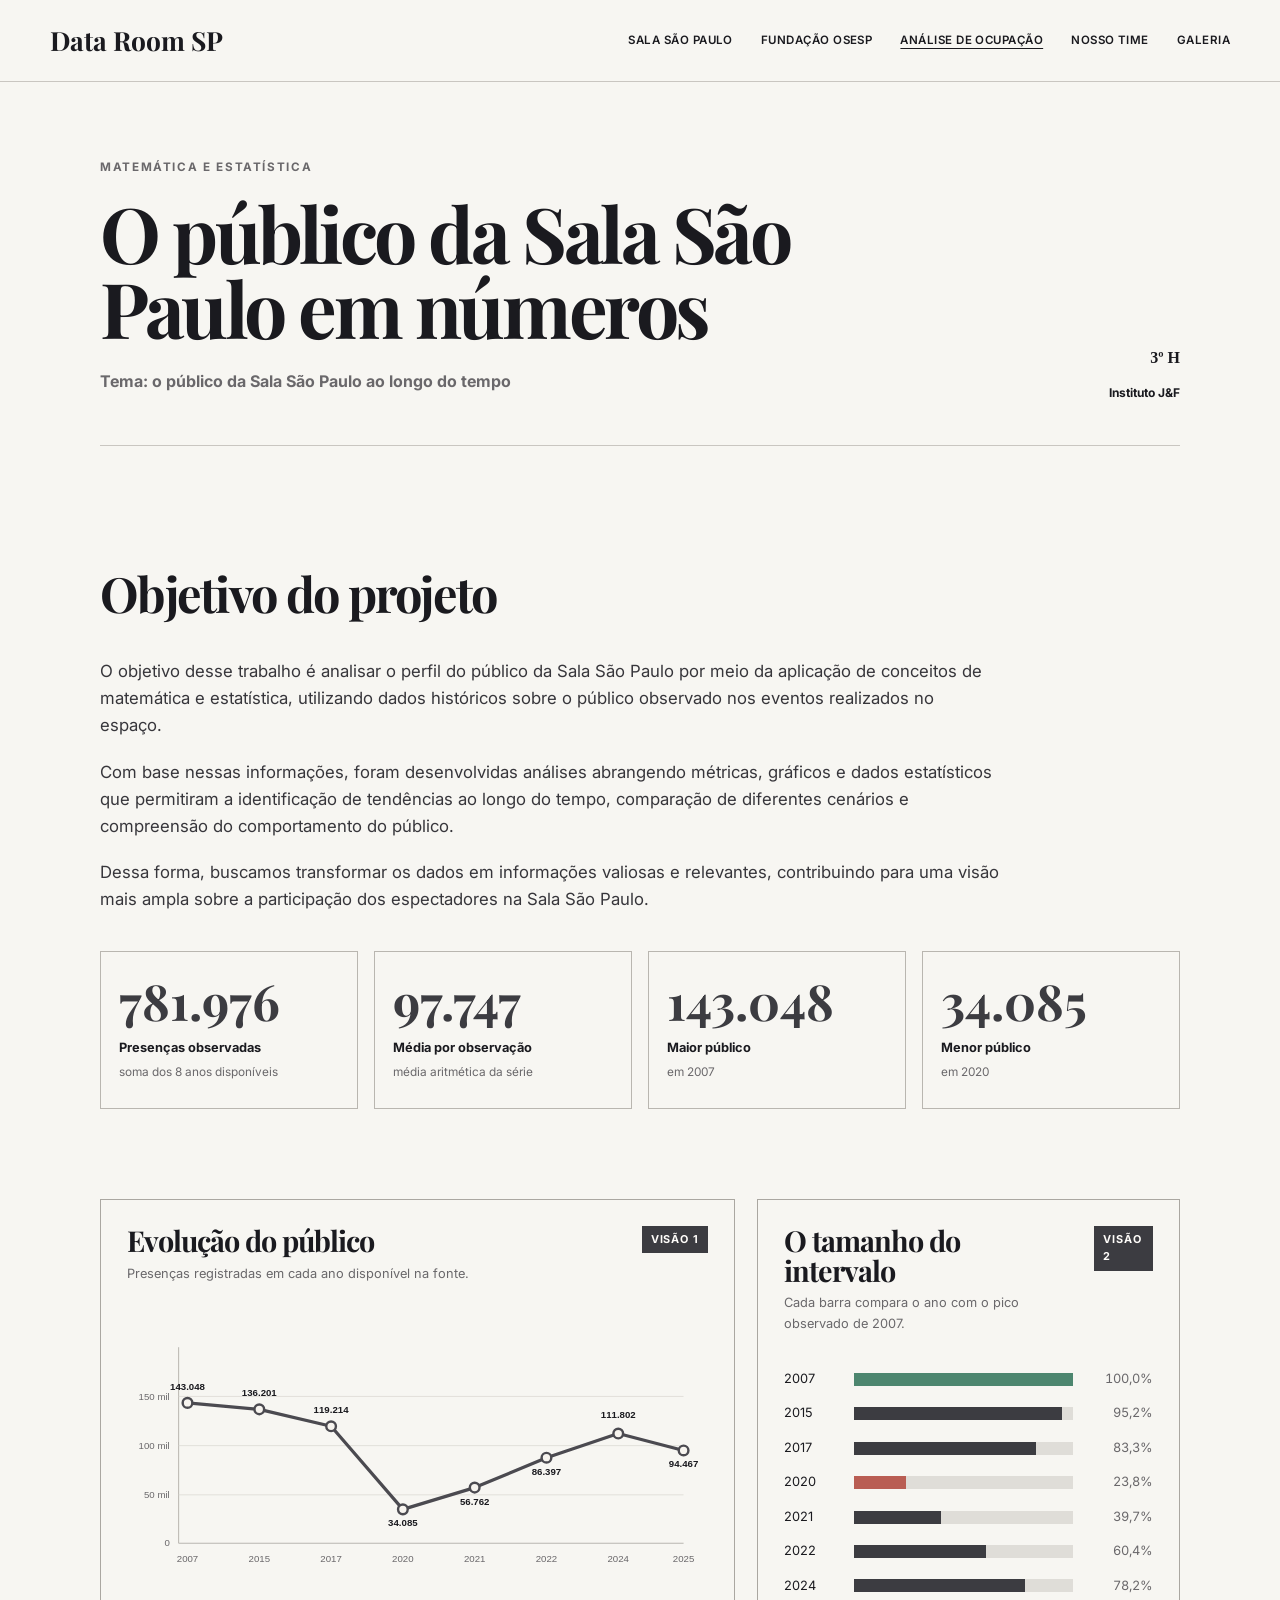
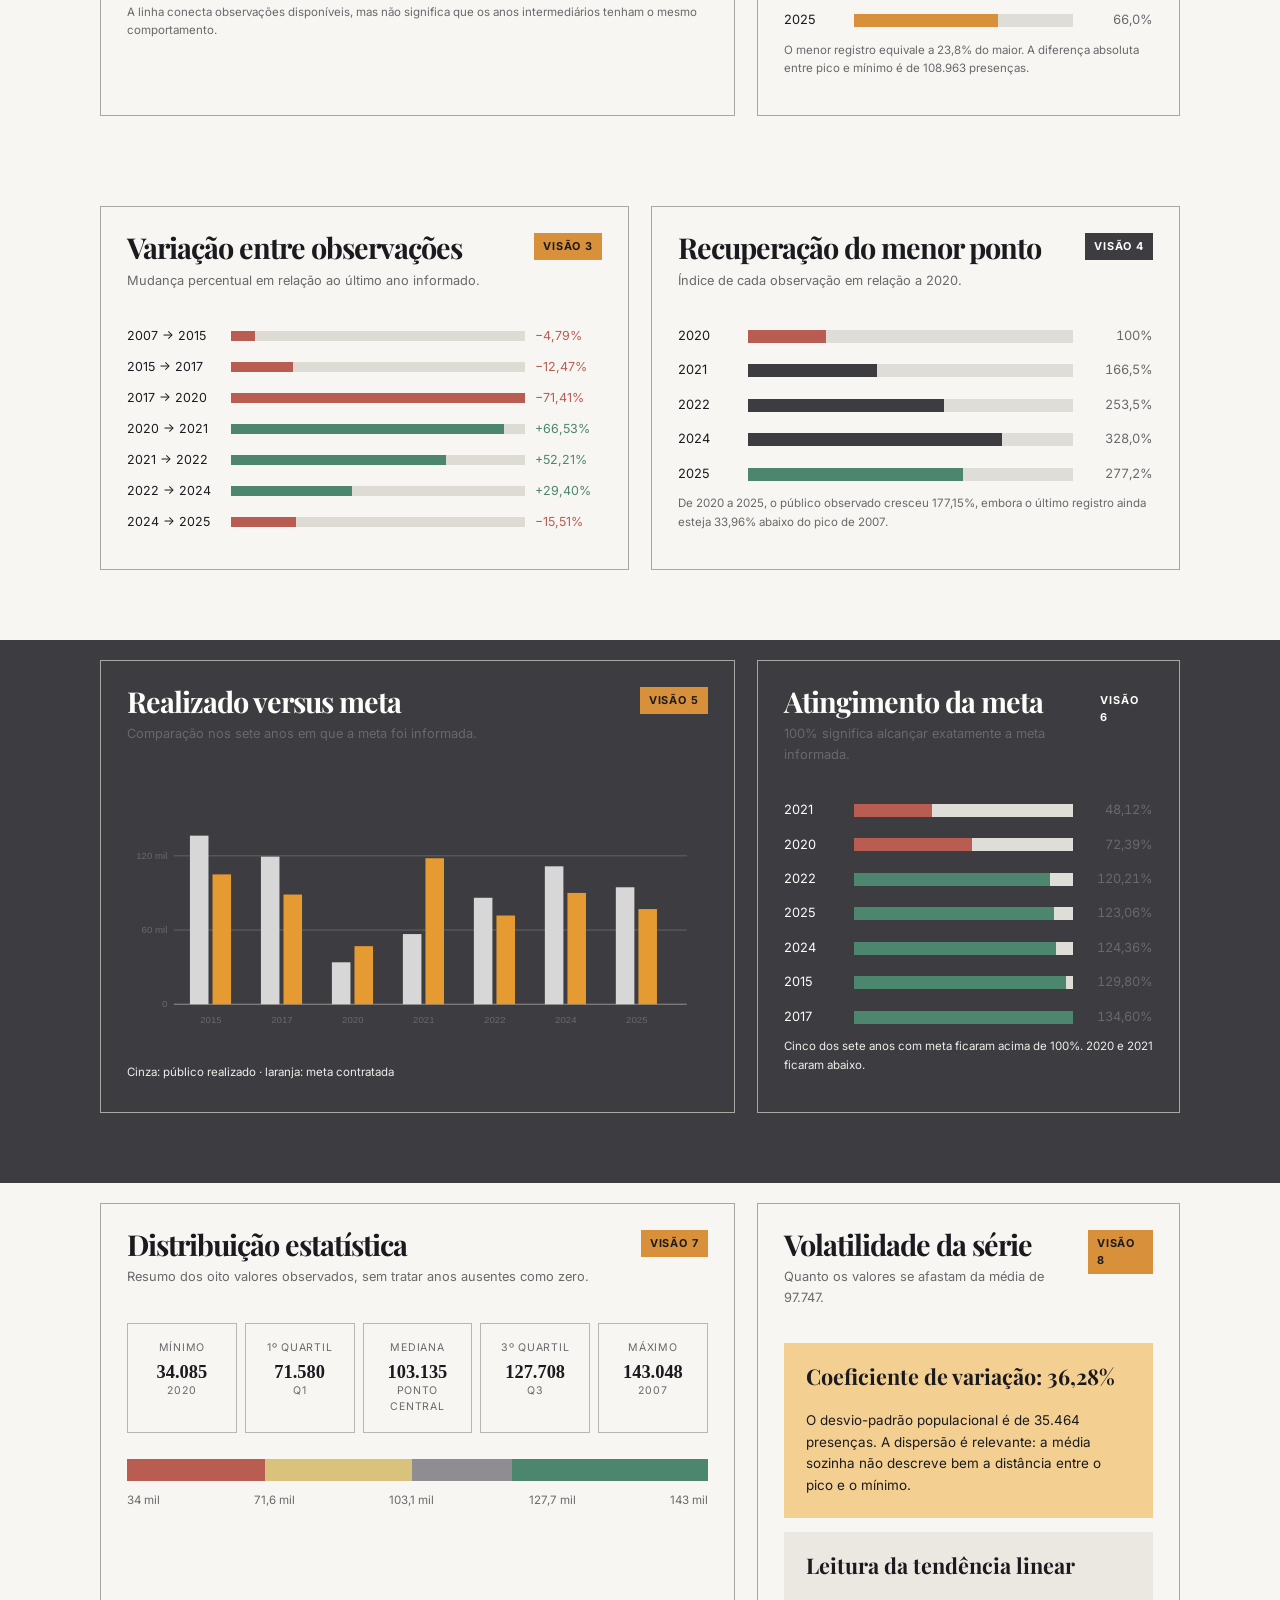
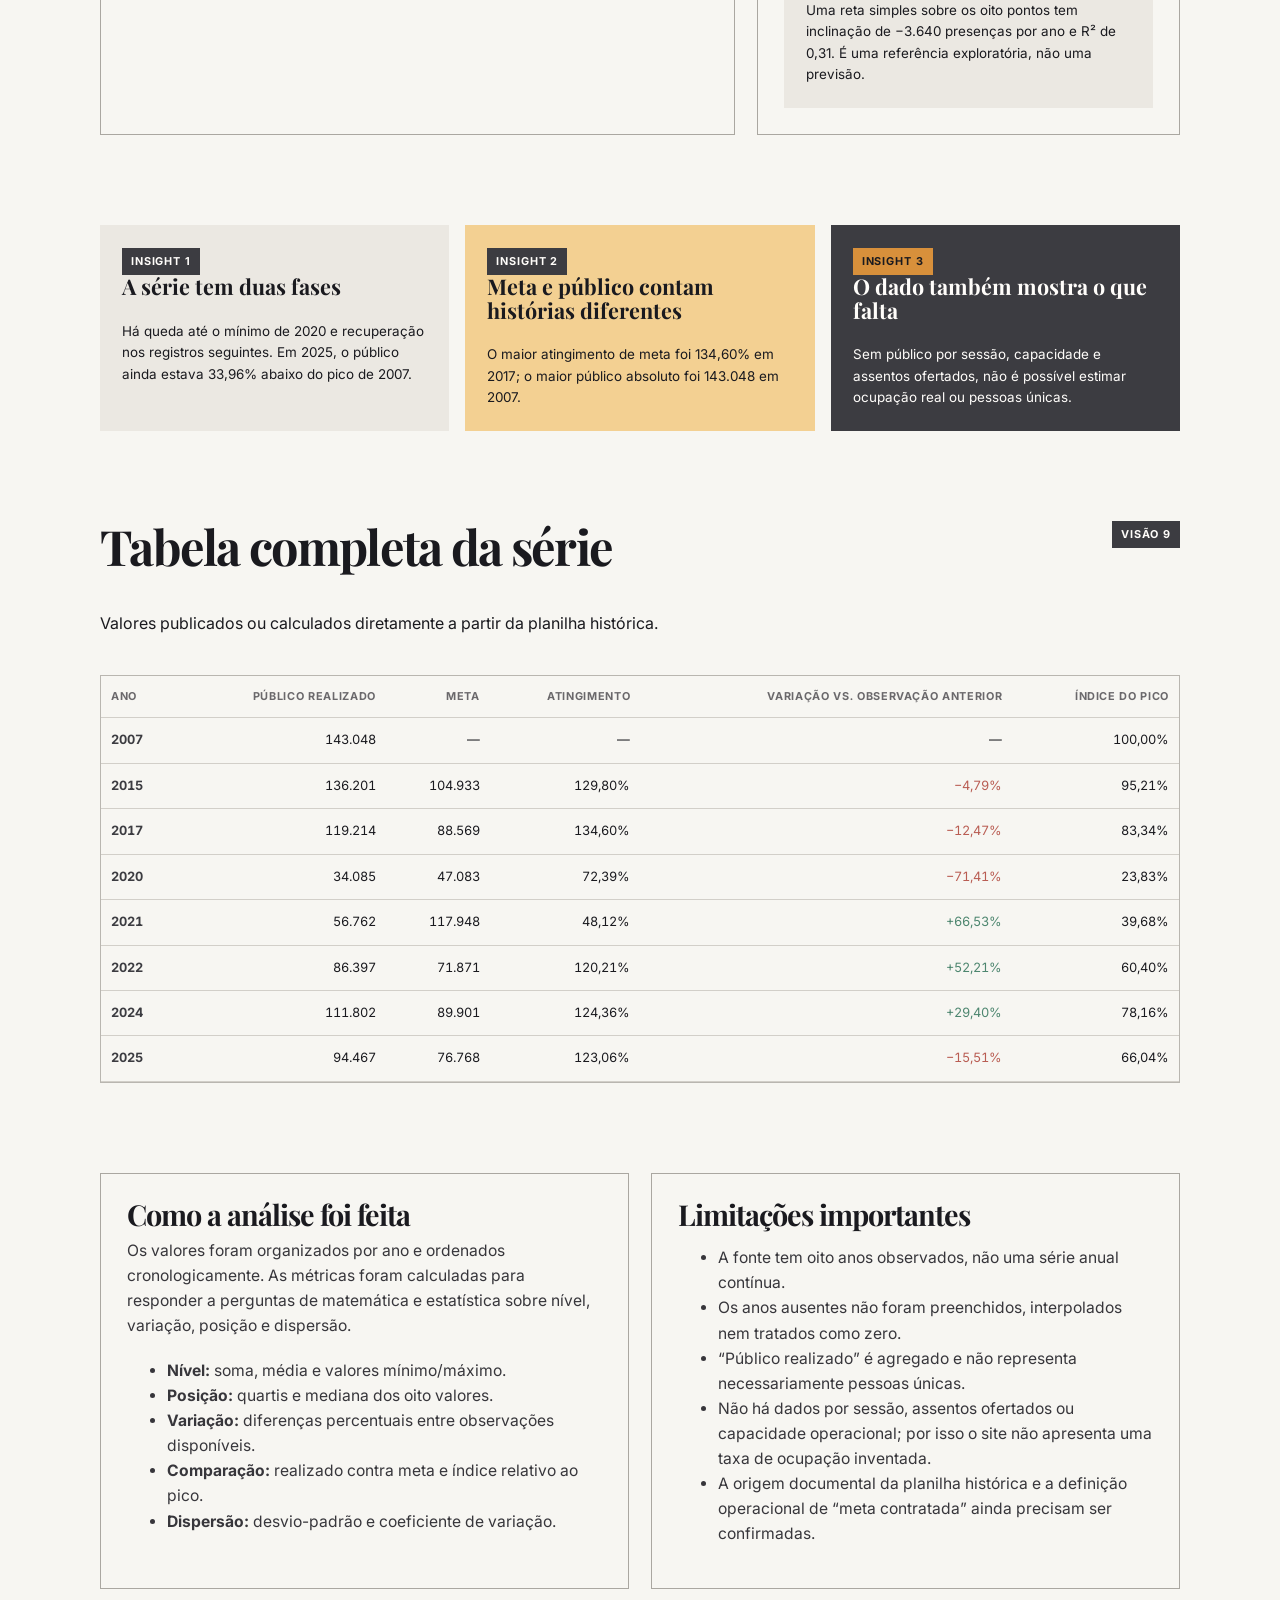
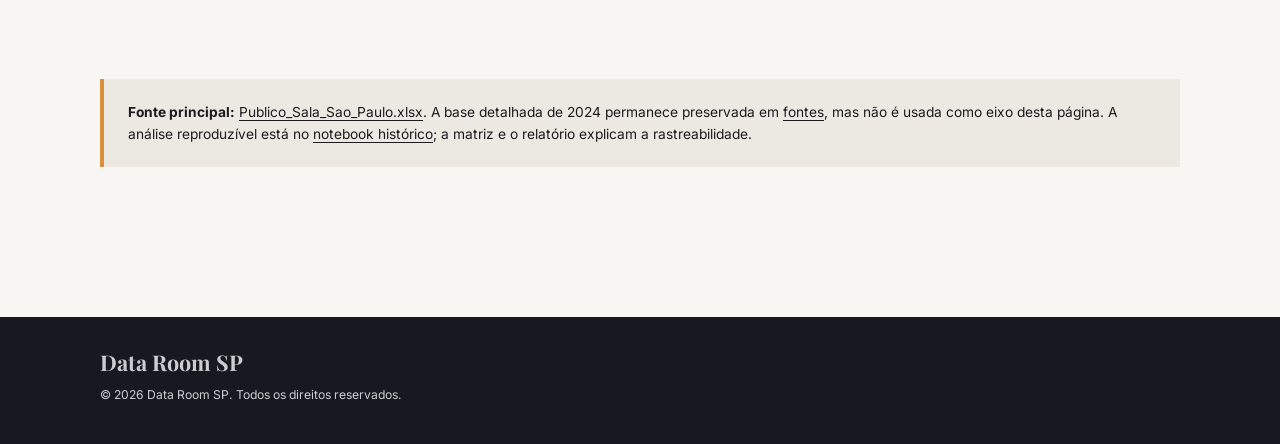
<file: index.html>
<!doctype html>
<html lang="pt-BR">
<head>
  <meta charset="utf-8">
  <meta name="viewport" content="width=device-width, initial-scale=1">
  <meta name="description" content="Análise matemática e estatística do público observado na Sala São Paulo ao longo dos anos disponíveis na fonte histórica.">
  <title>Análise de Ocupação — Data Room SP</title>
  <link rel="stylesheet" href="styles.css">
  <link rel="icon" href="data:,">
</head>
<body>
  <header class="site-header"><div class="header-inner"><a class="brand" href="sala-sao-paulo.html">Data Room SP</a><nav class="site-nav" aria-label="Navegação principal"><a href="sala-sao-paulo.html">Sala São Paulo</a><a href="fundacao-osesp.html">Fundação Osesp</a><a href="index.html" aria-current="page">Análise de Ocupação</a><a href="nosso-time.html">Nosso Time</a><a href="galeria.html">Galeria</a></nav></div></header>
  <main class="page-main">
    <section class="page-hero analysis-hero container"><div class="hero-grid"><div><p class="eyebrow">Matemática e estatística</p><h1>O público da Sala São Paulo em números</h1><p class="hero-subtitle">Tema: o público da Sala São Paulo ao longo do tempo</p></div><div class="hero-aside"><strong>3º H</strong>Instituto J&amp;F</div></div><hr class="rule"></section>

    <section class="section container"><h2>Objetivo do projeto</h2><div class="body-copy analysis-intro"><p>O objetivo desse trabalho é analisar o perfil do público da Sala São Paulo por meio da aplicação de conceitos de matemática e estatística, utilizando dados históricos sobre o público observado nos eventos realizados no espaço.</p><p>Com base nessas informações, foram desenvolvidas análises abrangendo métricas, gráficos e dados estatísticos que permitiram a identificação de tendências ao longo do tempo, comparação de diferentes cenários e compreensão do comportamento do público.</p><p>Dessa forma, buscamos transformar os dados em informações valiosas e relevantes, contribuindo para uma visão mais ampla sobre a participação dos espectadores na Sala São Paulo.</p></div><div class="kpis" aria-label="Indicadores gerais da série histórica"><article class="kpi"><span class="number">781.976</span><strong>Presenças observadas</strong><small>soma dos 8 anos disponíveis</small></article><article class="kpi"><span class="number">97.747</span><strong>Média por observação</strong><small>média aritmética da série</small></article><article class="kpi"><span class="number">143.048</span><strong>Maior público</strong><small>em 2007</small></article><article class="kpi"><span class="number">34.085</span><strong>Menor público</strong><small>em 2020</small></article></div></section>

    <section class="section container"><div class="analysis-grid"><article class="chart-card"><div class="panel-head"><div><h2>Evolução do público</h2><p class="sub">Presenças registradas em cada ano disponível na fonte.</p></div><span class="tag">Visão 1</span></div><svg viewBox="0 0 720 330" role="img" aria-label="Gráfico de linha do público observado nos anos disponíveis"><line x1="64" y1="35" x2="64" y2="278" stroke="#aaa7a1"/><line x1="64" y1="278" x2="690" y2="278" stroke="#aaa7a1"/><line x1="64" y1="96" x2="690" y2="96" stroke="#dedbd5"/><line x1="64" y1="157" x2="690" y2="157" stroke="#dedbd5"/><line x1="64" y1="218" x2="690" y2="218" stroke="#dedbd5"/><text x="53" y="282" text-anchor="end" class="chart-label">0</text><text x="53" y="222" text-anchor="end" class="chart-label">50 mil</text><text x="53" y="161" text-anchor="end" class="chart-label">100 mil</text><text x="53" y="100" text-anchor="end" class="chart-label">150 mil</text><polyline points="75,104 164,112 253,133 342,236 431,209 520,172 609,142 690,163" fill="none" stroke="#4b4a50" stroke-width="4" stroke-linecap="round" stroke-linejoin="round"/><g fill="#f7f4ef" stroke="#4b4a50" stroke-width="3"><circle cx="75" cy="104" r="6"/><circle cx="164" cy="112" r="6"/><circle cx="253" cy="133" r="6"/><circle cx="342" cy="236" r="6"/><circle cx="431" cy="209" r="6"/><circle cx="520" cy="172" r="6"/><circle cx="609" cy="142" r="6"/><circle cx="690" cy="163" r="6"/></g><g class="chart-label" text-anchor="middle"><text x="75" y="301">2007</text><text x="164" y="301">2015</text><text x="253" y="301">2017</text><text x="342" y="301">2020</text><text x="431" y="301">2021</text><text x="520" y="301">2022</text><text x="609" y="301">2024</text><text x="690" y="301">2025</text></g><g class="chart-value" text-anchor="middle"><text x="75" y="88">143.048</text><text x="164" y="96">136.201</text><text x="253" y="117">119.214</text><text x="342" y="257">34.085</text><text x="431" y="230">56.762</text><text x="520" y="193">86.397</text><text x="609" y="123">111.802</text><text x="690" y="184">94.467</text></g></svg><p class="caption">A linha conecta observações disponíveis, mas não significa que os anos intermediários tenham o mesmo comportamento.</p></article><article class="chart-card"><div class="panel-head"><div><h2>O tamanho do intervalo</h2><p class="sub">Cada barra compara o ano com o pico observado de 2007.</p></div><span class="tag">Visão 2</span></div><div class="bar-list"><div class="bar-row"><span>2007</span><div class="bar-track"><div class="bar-fill green" style="width:100%"></div></div><span class="bar-value">100,0%</span></div><div class="bar-row"><span>2015</span><div class="bar-track"><div class="bar-fill" style="width:95.2%"></div></div><span class="bar-value">95,2%</span></div><div class="bar-row"><span>2017</span><div class="bar-track"><div class="bar-fill" style="width:83.3%"></div></div><span class="bar-value">83,3%</span></div><div class="bar-row"><span>2020</span><div class="bar-track"><div class="bar-fill red" style="width:23.8%"></div></div><span class="bar-value">23,8%</span></div><div class="bar-row"><span>2021</span><div class="bar-track"><div class="bar-fill" style="width:39.7%"></div></div><span class="bar-value">39,7%</span></div><div class="bar-row"><span>2022</span><div class="bar-track"><div class="bar-fill" style="width:60.4%"></div></div><span class="bar-value">60,4%</span></div><div class="bar-row"><span>2024</span><div class="bar-track"><div class="bar-fill" style="width:78.2%"></div></div><span class="bar-value">78,2%</span></div><div class="bar-row"><span>2025</span><div class="bar-track"><div class="bar-fill orange" style="width:66%"></div></div><span class="bar-value">66,0%</span></div></div><p class="caption">O menor registro equivale a 23,8% do maior. A diferença absoluta entre pico e mínimo é de 108.963 presenças.</p></article></div></section>

    <section class="section container"><div class="analysis-grid equal"><article class="chart-card"><div class="panel-head"><div><h2>Variação entre observações</h2><p class="sub">Mudança percentual em relação ao último ano informado.</p></div><span class="tag orange">Visão 3</span></div><div class="change-list"><div class="change"><span>2007 → 2015</span><div class="change-track"><div class="change-bar negative" style="width:8%"></div></div><span class="negative-text">−4,79%</span></div><div class="change"><span>2015 → 2017</span><div class="change-track"><div class="change-bar negative" style="width:21%"></div></div><span class="negative-text">−12,47%</span></div><div class="change"><span>2017 → 2020</span><div class="change-track"><div class="change-bar negative" style="width:100%"></div></div><span class="negative-text">−71,41%</span></div><div class="change"><span>2020 → 2021</span><div class="change-track"><div class="change-bar positive" style="width:93%"></div></div><span class="positive-text">+66,53%</span></div><div class="change"><span>2021 → 2022</span><div class="change-track"><div class="change-bar positive" style="width:73%"></div></div><span class="positive-text">+52,21%</span></div><div class="change"><span>2022 → 2024</span><div class="change-track"><div class="change-bar positive" style="width:41%"></div></div><span class="positive-text">+29,40%</span></div><div class="change"><span>2024 → 2025</span><div class="change-track"><div class="change-bar negative" style="width:22%"></div></div><span class="negative-text">−15,51%</span></div></div></article><article class="chart-card"><div class="panel-head"><div><h2>Recuperação do menor ponto</h2><p class="sub">Índice de cada observação em relação a 2020.</p></div><span class="tag">Visão 4</span></div><div class="bar-list"><div class="bar-row"><span>2020</span><div class="bar-track"><div class="bar-fill red" style="width:23.9%"></div></div><span class="bar-value">100%</span></div><div class="bar-row"><span>2021</span><div class="bar-track"><div class="bar-fill" style="width:39.7%"></div></div><span class="bar-value">166,5%</span></div><div class="bar-row"><span>2022</span><div class="bar-track"><div class="bar-fill" style="width:60.4%"></div></div><span class="bar-value">253,5%</span></div><div class="bar-row"><span>2024</span><div class="bar-track"><div class="bar-fill" style="width:78.2%"></div></div><span class="bar-value">328,0%</span></div><div class="bar-row"><span>2025</span><div class="bar-track"><div class="bar-fill green" style="width:66%"></div></div><span class="bar-value">277,2%</span></div></div><p class="caption">De 2020 a 2025, o público observado cresceu 177,15%, embora o último registro ainda esteja 33,96% abaixo do pico de 2007.</p></article></div></section>

    <section class="section dark-band"><div class="container"><div class="analysis-grid"><article class="chart-card"><div class="panel-head"><div><h2>Realizado versus meta</h2><p class="sub">Comparação nos sete anos em que a meta foi informada.</p></div><span class="tag orange">Visão 5</span></div><svg viewBox="0 0 720 330" role="img" aria-label="Barras comparando público realizado e meta contratada"><line x1="58" y1="278" x2="694" y2="278" stroke="#aaa7a1"/><line x1="58" y1="186" x2="694" y2="186" stroke="#6d6b70"/><line x1="58" y1="94" x2="694" y2="94" stroke="#6d6b70"/><text x="50" y="282" text-anchor="end" class="chart-label">0</text><text x="50" y="190" text-anchor="end" class="chart-label">60 mil</text><text x="50" y="98" text-anchor="end" class="chart-label">120 mil</text><g fill="#d7d7d7"><rect x="78" y="69" width="23" height="209"/><rect x="166" y="95" width="23" height="183"/><rect x="254" y="226" width="23" height="52"/><rect x="342" y="191" width="23" height="87"/><rect x="430" y="146" width="23" height="132"/><rect x="518" y="107" width="23" height="171"/><rect x="606" y="133" width="23" height="145"/></g><g fill="#e59a32"><rect x="106" y="117" width="23" height="161"/><rect x="194" y="142" width="23" height="136"/><rect x="282" y="206" width="23" height="72"/><rect x="370" y="97" width="23" height="181"/><rect x="458" y="168" width="23" height="110"/><rect x="546" y="140" width="23" height="138"/><rect x="634" y="160" width="23" height="118"/></g><g text-anchor="middle" class="chart-label"><text x="104" y="301">2015</text><text x="192" y="301">2017</text><text x="280" y="301">2020</text><text x="368" y="301">2021</text><text x="456" y="301">2022</text><text x="544" y="301">2024</text><text x="632" y="301">2025</text></g></svg><div class="caption" style="color:#f0ede7">Cinza: público realizado · laranja: meta contratada</div></article><article class="chart-card"><div class="panel-head"><div><h2>Atingimento da meta</h2><p class="sub">100% significa alcançar exatamente a meta informada.</p></div><span class="tag">Visão 6</span></div><div class="bar-list"><div class="bar-row"><span>2021</span><div class="bar-track"><div class="bar-fill red" style="width:35.8%"></div></div><span class="bar-value">48,12%</span></div><div class="bar-row"><span>2020</span><div class="bar-track"><div class="bar-fill red" style="width:53.9%"></div></div><span class="bar-value">72,39%</span></div><div class="bar-row"><span>2022</span><div class="bar-track"><div class="bar-fill green" style="width:89.4%"></div></div><span class="bar-value">120,21%</span></div><div class="bar-row"><span>2025</span><div class="bar-track"><div class="bar-fill green" style="width:91.5%"></div></div><span class="bar-value">123,06%</span></div><div class="bar-row"><span>2024</span><div class="bar-track"><div class="bar-fill green" style="width:92.4%"></div></div><span class="bar-value">124,36%</span></div><div class="bar-row"><span>2015</span><div class="bar-track"><div class="bar-fill green" style="width:96.6%"></div></div><span class="bar-value">129,80%</span></div><div class="bar-row"><span>2017</span><div class="bar-track"><div class="bar-fill green" style="width:100%"></div></div><span class="bar-value">134,60%</span></div></div><p class="caption" style="color:#f0ede7">Cinco dos sete anos com meta ficaram acima de 100%. 2020 e 2021 ficaram abaixo.</p></article></div></div></section>

    <section class="section container"><div class="analysis-grid"><article class="chart-card"><div class="panel-head"><div><h2>Distribuição estatística</h2><p class="sub">Resumo dos oito valores observados, sem tratar anos ausentes como zero.</p></div><span class="tag orange">Visão 7</span></div><div class="stats"><div class="stat-card"><small>Mínimo</small><strong>34.085</strong><small>2020</small></div><div class="stat-card"><small>1º quartil</small><strong>71.580</strong><small>Q1</small></div><div class="stat-card"><small>Mediana</small><strong>103.135</strong><small>ponto central</small></div><div class="stat-card"><small>3º quartil</small><strong>127.708</strong><small>Q3</small></div><div class="stat-card"><small>Máximo</small><strong>143.048</strong><small>2007</small></div></div><div style="margin-top:26px"><div class="bar-track" style="height:22px;position:relative"><span style="position:absolute;left:0;width:23.8%;height:100%;background:var(--red)"></span><span style="position:absolute;left:23.8%;width:25.2%;height:100%;background:#d9c27c"></span><span style="position:absolute;left:49%;width:17.3%;height:100%;background:#8f8d91"></span><span style="position:absolute;left:66.3%;width:33.7%;height:100%;background:var(--green)"></span></div><div class="caption" style="display:flex;justify-content:space-between"><span>34 mil</span><span>71,6 mil</span><span>103,1 mil</span><span>127,7 mil</span><span>143 mil</span></div></div></article><article class="chart-card"><div class="panel-head"><div><h2>Volatilidade da série</h2><p class="sub">Quanto os valores se afastam da média de 97.747.</p></div><span class="tag orange">Visão 8</span></div><div class="callout orange"><h3>Coeficiente de variação: 36,28%</h3><p>O desvio-padrão populacional é de 35.464 presenças. A dispersão é relevante: a média sozinha não descreve bem a distância entre o pico e o mínimo.</p></div><div class="callout" style="margin-top:14px"><h3>Leitura da tendência linear</h3><p>Uma reta simples sobre os oito pontos tem inclinação de −3.640 presenças por ano e R² de 0,31. É uma referência exploratória, não uma previsão.</p></div></article></div></section>

    <section class="section container"><div class="callouts"><article class="callout"><span class="tag">Insight 1</span><h3>A série tem duas fases</h3><p>Há queda até o mínimo de 2020 e recuperação nos registros seguintes. Em 2025, o público ainda estava 33,96% abaixo do pico de 2007.</p></article><article class="callout orange"><span class="tag">Insight 2</span><h3>Meta e público contam histórias diferentes</h3><p>O maior atingimento de meta foi 134,60% em 2017; o maior público absoluto foi 143.048 em 2007.</p></article><article class="callout dark"><span class="tag orange">Insight 3</span><h3>O dado também mostra o que falta</h3><p>Sem público por sessão, capacidade e assentos ofertados, não é possível estimar ocupação real ou pessoas únicas.</p></article></div></section>

    <section class="section container"><div class="panel-head"><div><h2>Tabela completa da série</h2><p class="sub">Valores publicados ou calculados diretamente a partir da planilha histórica.</p></div><span class="tag">Visão 9</span></div><div class="data-table"><table><thead><tr><th>Ano</th><th>Público realizado</th><th>Meta</th><th>Atingimento</th><th>Variação vs. observação anterior</th><th>Índice do pico</th></tr></thead><tbody><tr><td class="year-cell">2007</td><td>143.048</td><td>—</td><td>—</td><td>—</td><td>100,00%</td></tr><tr><td class="year-cell">2015</td><td>136.201</td><td>104.933</td><td>129,80%</td><td class="negative-text">−4,79%</td><td>95,21%</td></tr><tr><td class="year-cell">2017</td><td>119.214</td><td>88.569</td><td>134,60%</td><td class="negative-text">−12,47%</td><td>83,34%</td></tr><tr><td class="year-cell">2020</td><td>34.085</td><td>47.083</td><td>72,39%</td><td class="negative-text">−71,41%</td><td>23,83%</td></tr><tr><td class="year-cell">2021</td><td>56.762</td><td>117.948</td><td>48,12%</td><td class="positive-text">+66,53%</td><td>39,68%</td></tr><tr><td class="year-cell">2022</td><td>86.397</td><td>71.871</td><td>120,21%</td><td class="positive-text">+52,21%</td><td>60,40%</td></tr><tr><td class="year-cell">2024</td><td>111.802</td><td>89.901</td><td>124,36%</td><td class="positive-text">+29,40%</td><td>78,16%</td></tr><tr><td class="year-cell">2025</td><td>94.467</td><td>76.768</td><td>123,06%</td><td class="negative-text">−15,51%</td><td>66,04%</td></tr></tbody></table></div></section>

    <section class="section container"><div class="analysis-grid equal"><article class="chart-card"><h2>Como a análise foi feita</h2><div class="body-copy"><p>Os valores foram organizados por ano e ordenados cronologicamente. As métricas foram calculadas para responder a perguntas de matemática e estatística sobre nível, variação, posição e dispersão.</p><ul><li><strong>Nível:</strong> soma, média e valores mínimo/máximo.</li><li><strong>Posição:</strong> quartis e mediana dos oito valores.</li><li><strong>Variação:</strong> diferenças percentuais entre observações disponíveis.</li><li><strong>Comparação:</strong> realizado contra meta e índice relativo ao pico.</li><li><strong>Dispersão:</strong> desvio-padrão e coeficiente de variação.</li></ul></div></article><article class="chart-card"><h2>Limitações importantes</h2><div class="body-copy"><ul><li>A fonte tem oito anos observados, não uma série anual contínua.</li><li>Os anos ausentes não foram preenchidos, interpolados nem tratados como zero.</li><li>“Público realizado” é agregado e não representa necessariamente pessoas únicas.</li><li>Não há dados por sessão, assentos ofertados ou capacidade operacional; por isso o site não apresenta uma taxa de ocupação inventada.</li><li>A origem documental da planilha histórica e a definição operacional de “meta contratada” ainda precisam ser confirmadas.</li></ul></div></article></div></section>
    <section class="section container"><div class="source-box"><strong>Fonte principal:</strong> <a href="https://github.com/MayumiCastiglioni/DataRoomSP/blob/main/fontes/Publico_Sala_Sao_Paulo.xlsx">Publico_Sala_Sao_Paulo.xlsx</a>. A base detalhada de 2024 permanece preservada em <a href="https://github.com/MayumiCastiglioni/DataRoomSP/blob/main/fontes/Balanco_Diario_Oficial_2024_OSESP.pdf">fontes</a>, mas não é usada como eixo desta página. A análise reproduzível está no <a href="https://github.com/MayumiCastiglioni/DataRoomSP/blob/main/fontes/dashboard_sala_sao_paulo_v2.ipynb">notebook histórico</a>; a matriz e o relatório explicam a rastreabilidade.</div></section>
  </main>
  <footer class="site-footer"><div class="container"><a class="brand" href="sala-sao-paulo.html">Data Room SP</a><p>© 2026 Data Room SP. Todos os direitos reservados. </p></div></footer>
</body>
</html>
</file>
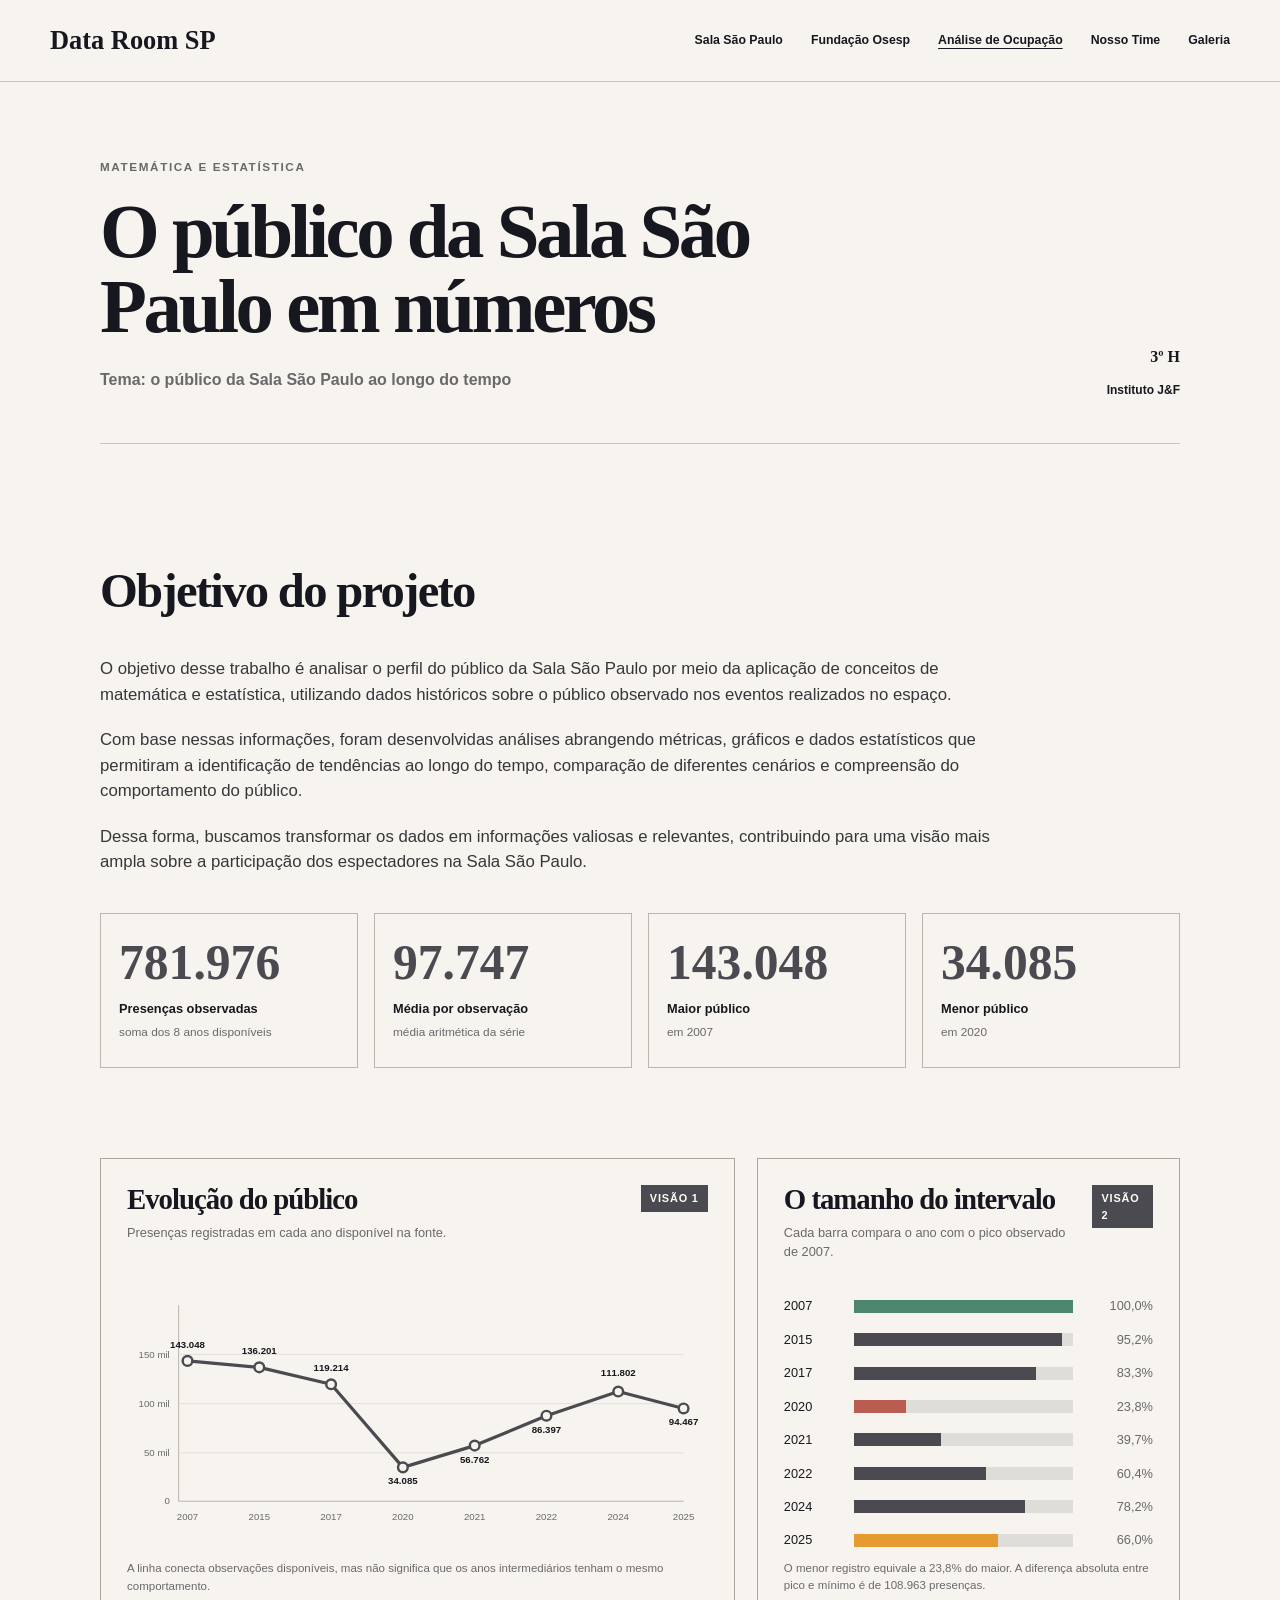
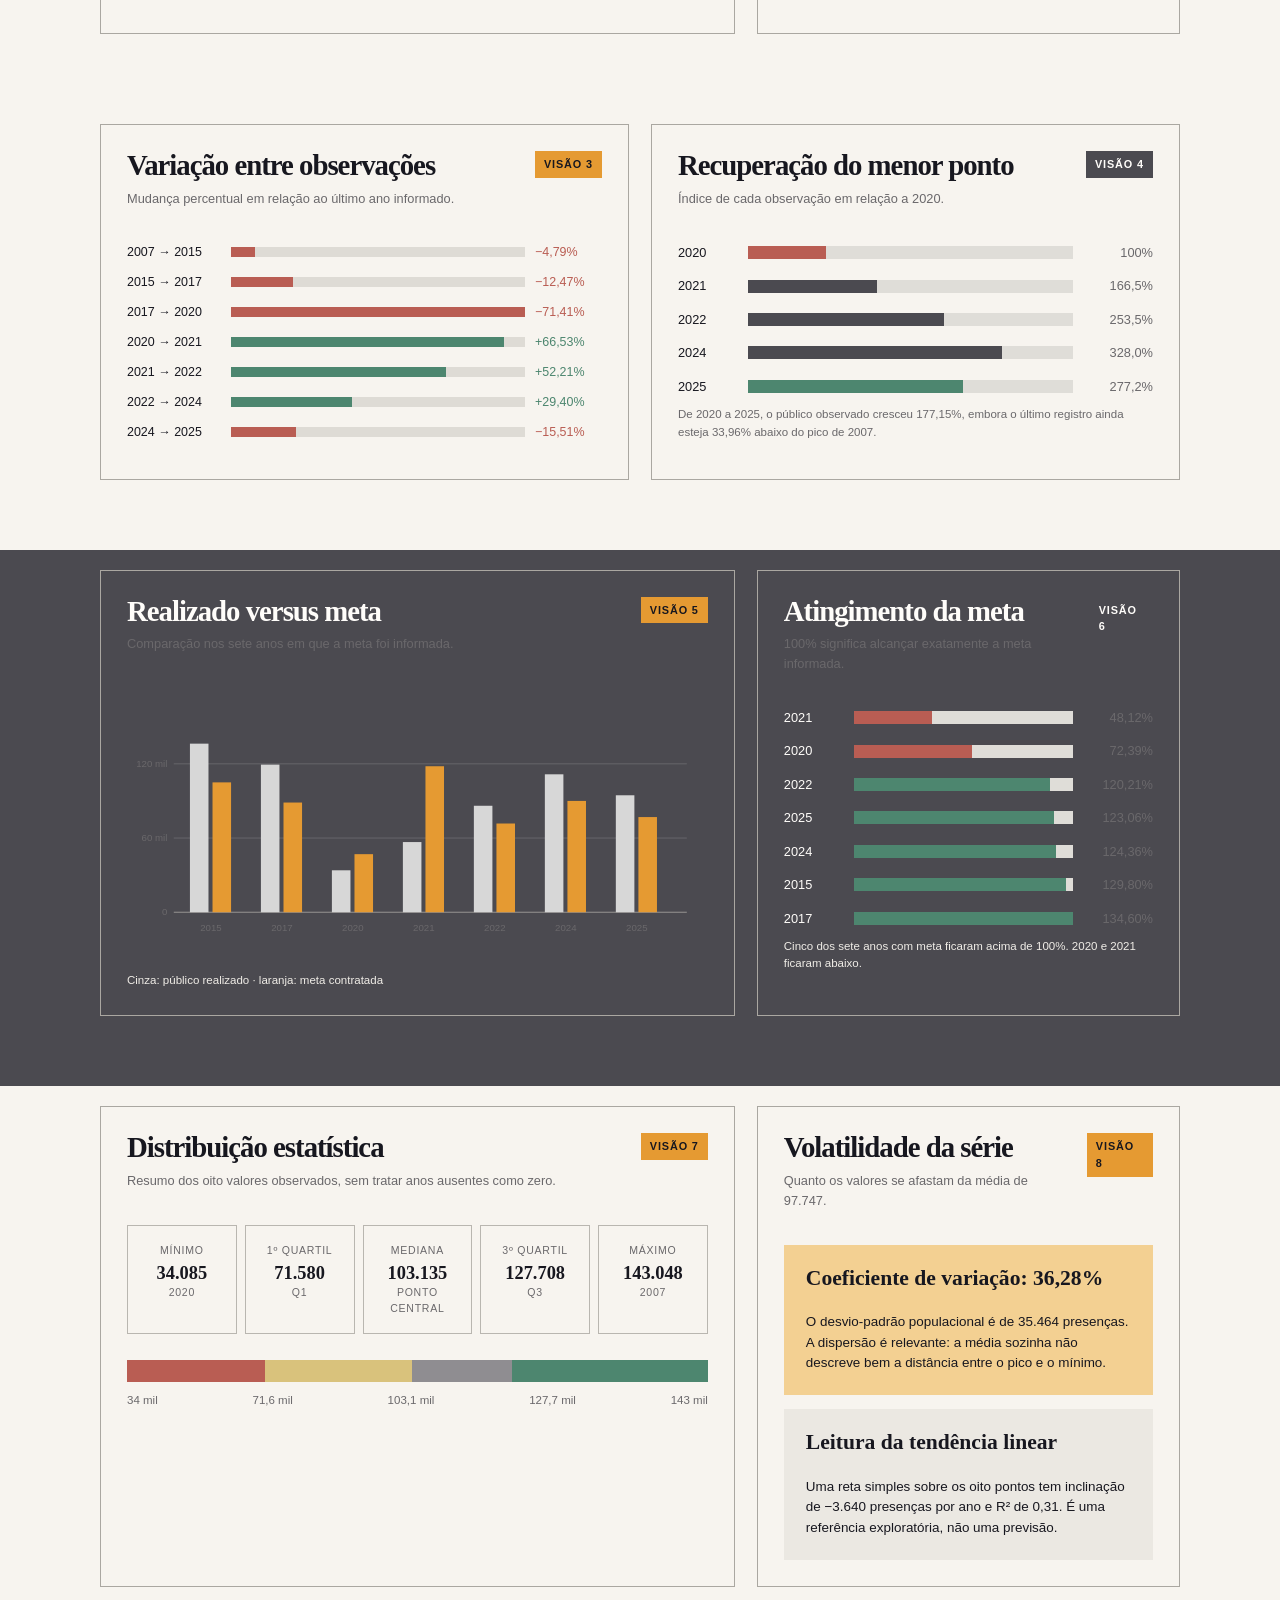
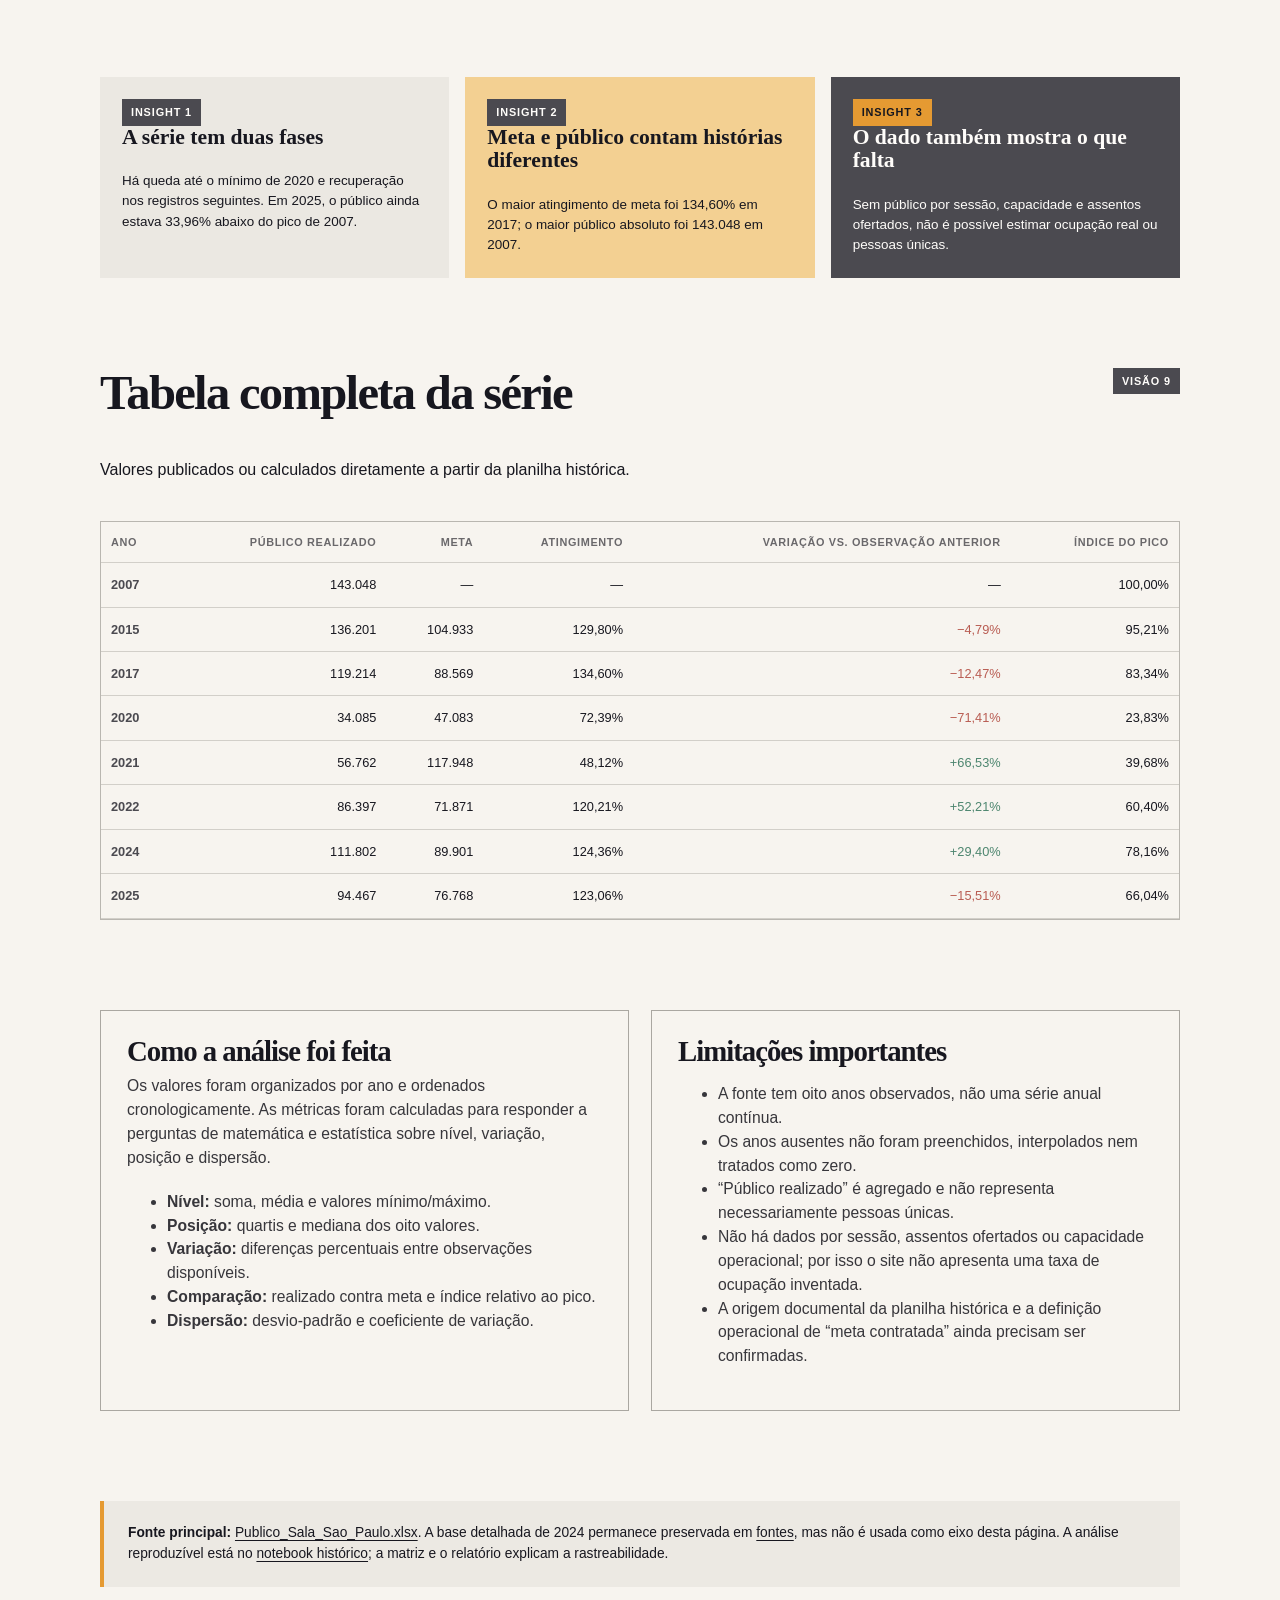
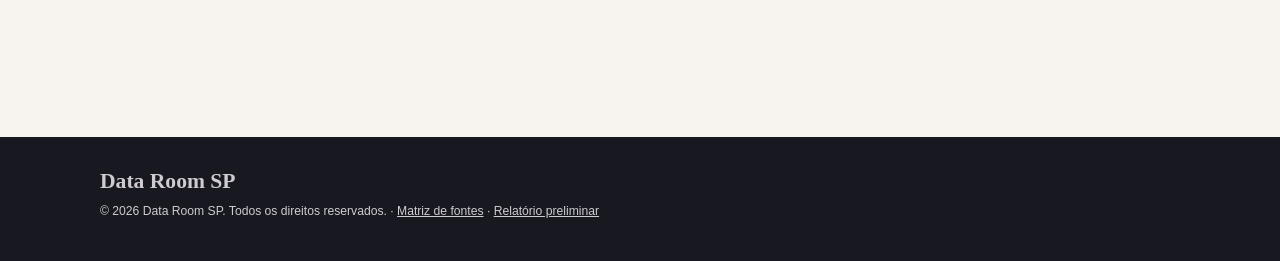
<file: site/index.html>
<!doctype html>
<html lang="pt-BR">
<head>
  <meta charset="utf-8">
  <meta name="viewport" content="width=device-width, initial-scale=1">
  <meta name="description" content="Análise matemática e estatística do público observado na Sala São Paulo ao longo dos anos disponíveis na fonte histórica.">
  <title>Análise de Ocupação — Data Room SP</title>
  <link rel="stylesheet" href="styles.css">
  <link rel="icon" href="data:,">
</head>
<body>
  <header class="site-header"><div class="header-inner"><a class="brand" href="sala-sao-paulo.html">Data Room SP</a><nav class="site-nav" aria-label="Navegação principal"><a href="sala-sao-paulo.html">Sala São Paulo</a><a href="fundacao-osesp.html">Fundação Osesp</a><a href="index.html" aria-current="page">Análise de Ocupação</a><a href="nosso-time.html">Nosso Time</a><a href="galeria.html">Galeria</a></nav></div></header>
  <main class="page-main">
    <section class="page-hero analysis-hero container"><div class="hero-grid"><div><p class="eyebrow">Matemática e estatística</p><h1>O público da Sala São Paulo em números</h1><p class="hero-subtitle">Tema: o público da Sala São Paulo ao longo do tempo</p></div><div class="hero-aside"><strong>3º H</strong>Instituto J&amp;F</div></div><hr class="rule"></section>

    <section class="section container"><h2>Objetivo do projeto</h2><div class="body-copy analysis-intro"><p>O objetivo desse trabalho é analisar o perfil do público da Sala São Paulo por meio da aplicação de conceitos de matemática e estatística, utilizando dados históricos sobre o público observado nos eventos realizados no espaço.</p><p>Com base nessas informações, foram desenvolvidas análises abrangendo métricas, gráficos e dados estatísticos que permitiram a identificação de tendências ao longo do tempo, comparação de diferentes cenários e compreensão do comportamento do público.</p><p>Dessa forma, buscamos transformar os dados em informações valiosas e relevantes, contribuindo para uma visão mais ampla sobre a participação dos espectadores na Sala São Paulo.</p></div><div class="kpis" aria-label="Indicadores gerais da série histórica"><article class="kpi"><span class="number">781.976</span><strong>Presenças observadas</strong><small>soma dos 8 anos disponíveis</small></article><article class="kpi"><span class="number">97.747</span><strong>Média por observação</strong><small>média aritmética da série</small></article><article class="kpi"><span class="number">143.048</span><strong>Maior público</strong><small>em 2007</small></article><article class="kpi"><span class="number">34.085</span><strong>Menor público</strong><small>em 2020</small></article></div></section>

    <section class="section container"><div class="analysis-grid"><article class="chart-card"><div class="panel-head"><div><h2>Evolução do público</h2><p class="sub">Presenças registradas em cada ano disponível na fonte.</p></div><span class="tag">Visão 1</span></div><svg viewBox="0 0 720 330" role="img" aria-label="Gráfico de linha do público observado nos anos disponíveis"><line x1="64" y1="35" x2="64" y2="278" stroke="#aaa7a1"/><line x1="64" y1="278" x2="690" y2="278" stroke="#aaa7a1"/><line x1="64" y1="96" x2="690" y2="96" stroke="#dedbd5"/><line x1="64" y1="157" x2="690" y2="157" stroke="#dedbd5"/><line x1="64" y1="218" x2="690" y2="218" stroke="#dedbd5"/><text x="53" y="282" text-anchor="end" class="chart-label">0</text><text x="53" y="222" text-anchor="end" class="chart-label">50 mil</text><text x="53" y="161" text-anchor="end" class="chart-label">100 mil</text><text x="53" y="100" text-anchor="end" class="chart-label">150 mil</text><polyline points="75,104 164,112 253,133 342,236 431,209 520,172 609,142 690,163" fill="none" stroke="#4b4a50" stroke-width="4" stroke-linecap="round" stroke-linejoin="round"/><g fill="#f7f4ef" stroke="#4b4a50" stroke-width="3"><circle cx="75" cy="104" r="6"/><circle cx="164" cy="112" r="6"/><circle cx="253" cy="133" r="6"/><circle cx="342" cy="236" r="6"/><circle cx="431" cy="209" r="6"/><circle cx="520" cy="172" r="6"/><circle cx="609" cy="142" r="6"/><circle cx="690" cy="163" r="6"/></g><g class="chart-label" text-anchor="middle"><text x="75" y="301">2007</text><text x="164" y="301">2015</text><text x="253" y="301">2017</text><text x="342" y="301">2020</text><text x="431" y="301">2021</text><text x="520" y="301">2022</text><text x="609" y="301">2024</text><text x="690" y="301">2025</text></g><g class="chart-value" text-anchor="middle"><text x="75" y="88">143.048</text><text x="164" y="96">136.201</text><text x="253" y="117">119.214</text><text x="342" y="257">34.085</text><text x="431" y="230">56.762</text><text x="520" y="193">86.397</text><text x="609" y="123">111.802</text><text x="690" y="184">94.467</text></g></svg><p class="caption">A linha conecta observações disponíveis, mas não significa que os anos intermediários tenham o mesmo comportamento.</p></article><article class="chart-card"><div class="panel-head"><div><h2>O tamanho do intervalo</h2><p class="sub">Cada barra compara o ano com o pico observado de 2007.</p></div><span class="tag">Visão 2</span></div><div class="bar-list"><div class="bar-row"><span>2007</span><div class="bar-track"><div class="bar-fill green" style="width:100%"></div></div><span class="bar-value">100,0%</span></div><div class="bar-row"><span>2015</span><div class="bar-track"><div class="bar-fill" style="width:95.2%"></div></div><span class="bar-value">95,2%</span></div><div class="bar-row"><span>2017</span><div class="bar-track"><div class="bar-fill" style="width:83.3%"></div></div><span class="bar-value">83,3%</span></div><div class="bar-row"><span>2020</span><div class="bar-track"><div class="bar-fill red" style="width:23.8%"></div></div><span class="bar-value">23,8%</span></div><div class="bar-row"><span>2021</span><div class="bar-track"><div class="bar-fill" style="width:39.7%"></div></div><span class="bar-value">39,7%</span></div><div class="bar-row"><span>2022</span><div class="bar-track"><div class="bar-fill" style="width:60.4%"></div></div><span class="bar-value">60,4%</span></div><div class="bar-row"><span>2024</span><div class="bar-track"><div class="bar-fill" style="width:78.2%"></div></div><span class="bar-value">78,2%</span></div><div class="bar-row"><span>2025</span><div class="bar-track"><div class="bar-fill orange" style="width:66%"></div></div><span class="bar-value">66,0%</span></div></div><p class="caption">O menor registro equivale a 23,8% do maior. A diferença absoluta entre pico e mínimo é de 108.963 presenças.</p></article></div></section>

    <section class="section container"><div class="analysis-grid equal"><article class="chart-card"><div class="panel-head"><div><h2>Variação entre observações</h2><p class="sub">Mudança percentual em relação ao último ano informado.</p></div><span class="tag orange">Visão 3</span></div><div class="change-list"><div class="change"><span>2007 → 2015</span><div class="change-track"><div class="change-bar negative" style="width:8%"></div></div><span class="negative-text">−4,79%</span></div><div class="change"><span>2015 → 2017</span><div class="change-track"><div class="change-bar negative" style="width:21%"></div></div><span class="negative-text">−12,47%</span></div><div class="change"><span>2017 → 2020</span><div class="change-track"><div class="change-bar negative" style="width:100%"></div></div><span class="negative-text">−71,41%</span></div><div class="change"><span>2020 → 2021</span><div class="change-track"><div class="change-bar positive" style="width:93%"></div></div><span class="positive-text">+66,53%</span></div><div class="change"><span>2021 → 2022</span><div class="change-track"><div class="change-bar positive" style="width:73%"></div></div><span class="positive-text">+52,21%</span></div><div class="change"><span>2022 → 2024</span><div class="change-track"><div class="change-bar positive" style="width:41%"></div></div><span class="positive-text">+29,40%</span></div><div class="change"><span>2024 → 2025</span><div class="change-track"><div class="change-bar negative" style="width:22%"></div></div><span class="negative-text">−15,51%</span></div></div></article><article class="chart-card"><div class="panel-head"><div><h2>Recuperação do menor ponto</h2><p class="sub">Índice de cada observação em relação a 2020.</p></div><span class="tag">Visão 4</span></div><div class="bar-list"><div class="bar-row"><span>2020</span><div class="bar-track"><div class="bar-fill red" style="width:23.9%"></div></div><span class="bar-value">100%</span></div><div class="bar-row"><span>2021</span><div class="bar-track"><div class="bar-fill" style="width:39.7%"></div></div><span class="bar-value">166,5%</span></div><div class="bar-row"><span>2022</span><div class="bar-track"><div class="bar-fill" style="width:60.4%"></div></div><span class="bar-value">253,5%</span></div><div class="bar-row"><span>2024</span><div class="bar-track"><div class="bar-fill" style="width:78.2%"></div></div><span class="bar-value">328,0%</span></div><div class="bar-row"><span>2025</span><div class="bar-track"><div class="bar-fill green" style="width:66%"></div></div><span class="bar-value">277,2%</span></div></div><p class="caption">De 2020 a 2025, o público observado cresceu 177,15%, embora o último registro ainda esteja 33,96% abaixo do pico de 2007.</p></article></div></section>

    <section class="section dark-band"><div class="container"><div class="analysis-grid"><article class="chart-card"><div class="panel-head"><div><h2>Realizado versus meta</h2><p class="sub">Comparação nos sete anos em que a meta foi informada.</p></div><span class="tag orange">Visão 5</span></div><svg viewBox="0 0 720 330" role="img" aria-label="Barras comparando público realizado e meta contratada"><line x1="58" y1="278" x2="694" y2="278" stroke="#aaa7a1"/><line x1="58" y1="186" x2="694" y2="186" stroke="#6d6b70"/><line x1="58" y1="94" x2="694" y2="94" stroke="#6d6b70"/><text x="50" y="282" text-anchor="end" class="chart-label">0</text><text x="50" y="190" text-anchor="end" class="chart-label">60 mil</text><text x="50" y="98" text-anchor="end" class="chart-label">120 mil</text><g fill="#d7d7d7"><rect x="78" y="69" width="23" height="209"/><rect x="166" y="95" width="23" height="183"/><rect x="254" y="226" width="23" height="52"/><rect x="342" y="191" width="23" height="87"/><rect x="430" y="146" width="23" height="132"/><rect x="518" y="107" width="23" height="171"/><rect x="606" y="133" width="23" height="145"/></g><g fill="#e59a32"><rect x="106" y="117" width="23" height="161"/><rect x="194" y="142" width="23" height="136"/><rect x="282" y="206" width="23" height="72"/><rect x="370" y="97" width="23" height="181"/><rect x="458" y="168" width="23" height="110"/><rect x="546" y="140" width="23" height="138"/><rect x="634" y="160" width="23" height="118"/></g><g text-anchor="middle" class="chart-label"><text x="104" y="301">2015</text><text x="192" y="301">2017</text><text x="280" y="301">2020</text><text x="368" y="301">2021</text><text x="456" y="301">2022</text><text x="544" y="301">2024</text><text x="632" y="301">2025</text></g></svg><div class="caption" style="color:#f0ede7">Cinza: público realizado · laranja: meta contratada</div></article><article class="chart-card"><div class="panel-head"><div><h2>Atingimento da meta</h2><p class="sub">100% significa alcançar exatamente a meta informada.</p></div><span class="tag">Visão 6</span></div><div class="bar-list"><div class="bar-row"><span>2021</span><div class="bar-track"><div class="bar-fill red" style="width:35.8%"></div></div><span class="bar-value">48,12%</span></div><div class="bar-row"><span>2020</span><div class="bar-track"><div class="bar-fill red" style="width:53.9%"></div></div><span class="bar-value">72,39%</span></div><div class="bar-row"><span>2022</span><div class="bar-track"><div class="bar-fill green" style="width:89.4%"></div></div><span class="bar-value">120,21%</span></div><div class="bar-row"><span>2025</span><div class="bar-track"><div class="bar-fill green" style="width:91.5%"></div></div><span class="bar-value">123,06%</span></div><div class="bar-row"><span>2024</span><div class="bar-track"><div class="bar-fill green" style="width:92.4%"></div></div><span class="bar-value">124,36%</span></div><div class="bar-row"><span>2015</span><div class="bar-track"><div class="bar-fill green" style="width:96.6%"></div></div><span class="bar-value">129,80%</span></div><div class="bar-row"><span>2017</span><div class="bar-track"><div class="bar-fill green" style="width:100%"></div></div><span class="bar-value">134,60%</span></div></div><p class="caption" style="color:#f0ede7">Cinco dos sete anos com meta ficaram acima de 100%. 2020 e 2021 ficaram abaixo.</p></article></div></div></section>

    <section class="section container"><div class="analysis-grid"><article class="chart-card"><div class="panel-head"><div><h2>Distribuição estatística</h2><p class="sub">Resumo dos oito valores observados, sem tratar anos ausentes como zero.</p></div><span class="tag orange">Visão 7</span></div><div class="stats"><div class="stat-card"><small>Mínimo</small><strong>34.085</strong><small>2020</small></div><div class="stat-card"><small>1º quartil</small><strong>71.580</strong><small>Q1</small></div><div class="stat-card"><small>Mediana</small><strong>103.135</strong><small>ponto central</small></div><div class="stat-card"><small>3º quartil</small><strong>127.708</strong><small>Q3</small></div><div class="stat-card"><small>Máximo</small><strong>143.048</strong><small>2007</small></div></div><div style="margin-top:26px"><div class="bar-track" style="height:22px;position:relative"><span style="position:absolute;left:0;width:23.8%;height:100%;background:var(--red)"></span><span style="position:absolute;left:23.8%;width:25.2%;height:100%;background:#d9c27c"></span><span style="position:absolute;left:49%;width:17.3%;height:100%;background:#8f8d91"></span><span style="position:absolute;left:66.3%;width:33.7%;height:100%;background:var(--green)"></span></div><div class="caption" style="display:flex;justify-content:space-between"><span>34 mil</span><span>71,6 mil</span><span>103,1 mil</span><span>127,7 mil</span><span>143 mil</span></div></div></article><article class="chart-card"><div class="panel-head"><div><h2>Volatilidade da série</h2><p class="sub">Quanto os valores se afastam da média de 97.747.</p></div><span class="tag orange">Visão 8</span></div><div class="callout orange"><h3>Coeficiente de variação: 36,28%</h3><p>O desvio-padrão populacional é de 35.464 presenças. A dispersão é relevante: a média sozinha não descreve bem a distância entre o pico e o mínimo.</p></div><div class="callout" style="margin-top:14px"><h3>Leitura da tendência linear</h3><p>Uma reta simples sobre os oito pontos tem inclinação de −3.640 presenças por ano e R² de 0,31. É uma referência exploratória, não uma previsão.</p></div></article></div></section>

    <section class="section container"><div class="callouts"><article class="callout"><span class="tag">Insight 1</span><h3>A série tem duas fases</h3><p>Há queda até o mínimo de 2020 e recuperação nos registros seguintes. Em 2025, o público ainda estava 33,96% abaixo do pico de 2007.</p></article><article class="callout orange"><span class="tag">Insight 2</span><h3>Meta e público contam histórias diferentes</h3><p>O maior atingimento de meta foi 134,60% em 2017; o maior público absoluto foi 143.048 em 2007.</p></article><article class="callout dark"><span class="tag orange">Insight 3</span><h3>O dado também mostra o que falta</h3><p>Sem público por sessão, capacidade e assentos ofertados, não é possível estimar ocupação real ou pessoas únicas.</p></article></div></section>

    <section class="section container"><div class="panel-head"><div><h2>Tabela completa da série</h2><p class="sub">Valores publicados ou calculados diretamente a partir da planilha histórica.</p></div><span class="tag">Visão 9</span></div><div class="data-table"><table><thead><tr><th>Ano</th><th>Público realizado</th><th>Meta</th><th>Atingimento</th><th>Variação vs. observação anterior</th><th>Índice do pico</th></tr></thead><tbody><tr><td class="year-cell">2007</td><td>143.048</td><td>—</td><td>—</td><td>—</td><td>100,00%</td></tr><tr><td class="year-cell">2015</td><td>136.201</td><td>104.933</td><td>129,80%</td><td class="negative-text">−4,79%</td><td>95,21%</td></tr><tr><td class="year-cell">2017</td><td>119.214</td><td>88.569</td><td>134,60%</td><td class="negative-text">−12,47%</td><td>83,34%</td></tr><tr><td class="year-cell">2020</td><td>34.085</td><td>47.083</td><td>72,39%</td><td class="negative-text">−71,41%</td><td>23,83%</td></tr><tr><td class="year-cell">2021</td><td>56.762</td><td>117.948</td><td>48,12%</td><td class="positive-text">+66,53%</td><td>39,68%</td></tr><tr><td class="year-cell">2022</td><td>86.397</td><td>71.871</td><td>120,21%</td><td class="positive-text">+52,21%</td><td>60,40%</td></tr><tr><td class="year-cell">2024</td><td>111.802</td><td>89.901</td><td>124,36%</td><td class="positive-text">+29,40%</td><td>78,16%</td></tr><tr><td class="year-cell">2025</td><td>94.467</td><td>76.768</td><td>123,06%</td><td class="negative-text">−15,51%</td><td>66,04%</td></tr></tbody></table></div></section>

    <section class="section container"><div class="analysis-grid equal"><article class="chart-card"><h2>Como a análise foi feita</h2><div class="body-copy"><p>Os valores foram organizados por ano e ordenados cronologicamente. As métricas foram calculadas para responder a perguntas de matemática e estatística sobre nível, variação, posição e dispersão.</p><ul><li><strong>Nível:</strong> soma, média e valores mínimo/máximo.</li><li><strong>Posição:</strong> quartis e mediana dos oito valores.</li><li><strong>Variação:</strong> diferenças percentuais entre observações disponíveis.</li><li><strong>Comparação:</strong> realizado contra meta e índice relativo ao pico.</li><li><strong>Dispersão:</strong> desvio-padrão e coeficiente de variação.</li></ul></div></article><article class="chart-card"><h2>Limitações importantes</h2><div class="body-copy"><ul><li>A fonte tem oito anos observados, não uma série anual contínua.</li><li>Os anos ausentes não foram preenchidos, interpolados nem tratados como zero.</li><li>“Público realizado” é agregado e não representa necessariamente pessoas únicas.</li><li>Não há dados por sessão, assentos ofertados ou capacidade operacional; por isso o site não apresenta uma taxa de ocupação inventada.</li><li>A origem documental da planilha histórica e a definição operacional de “meta contratada” ainda precisam ser confirmadas.</li></ul></div></article></div></section>
    <section class="section container"><div class="source-box"><strong>Fonte principal:</strong> <a href="../fontes/Publico_Sala_Sao_Paulo.xlsx">Publico_Sala_Sao_Paulo.xlsx</a>. A base detalhada de 2024 permanece preservada em <a href="../fontes/dados_sala_sao_paulo_2024.xlsx">fontes</a>, mas não é usada como eixo desta página. A análise reproduzível está no <a href="../analise_publico_sala_sao_paulo.ipynb">notebook histórico</a>; a matriz e o relatório explicam a rastreabilidade.</div></section>
  </main>
  <footer class="site-footer"><div class="container"><a class="brand" href="sala-sao-paulo.html">Data Room SP</a><p>© 2026 Data Room SP. Todos os direitos reservados. · <a href="../01_matriz_de_fontes_e_validacao.md">Matriz de fontes</a> · <a href="../02_relatorio_preliminar_abnt.md">Relatório preliminar</a></p></div></footer>
</body>
</html>
</file>
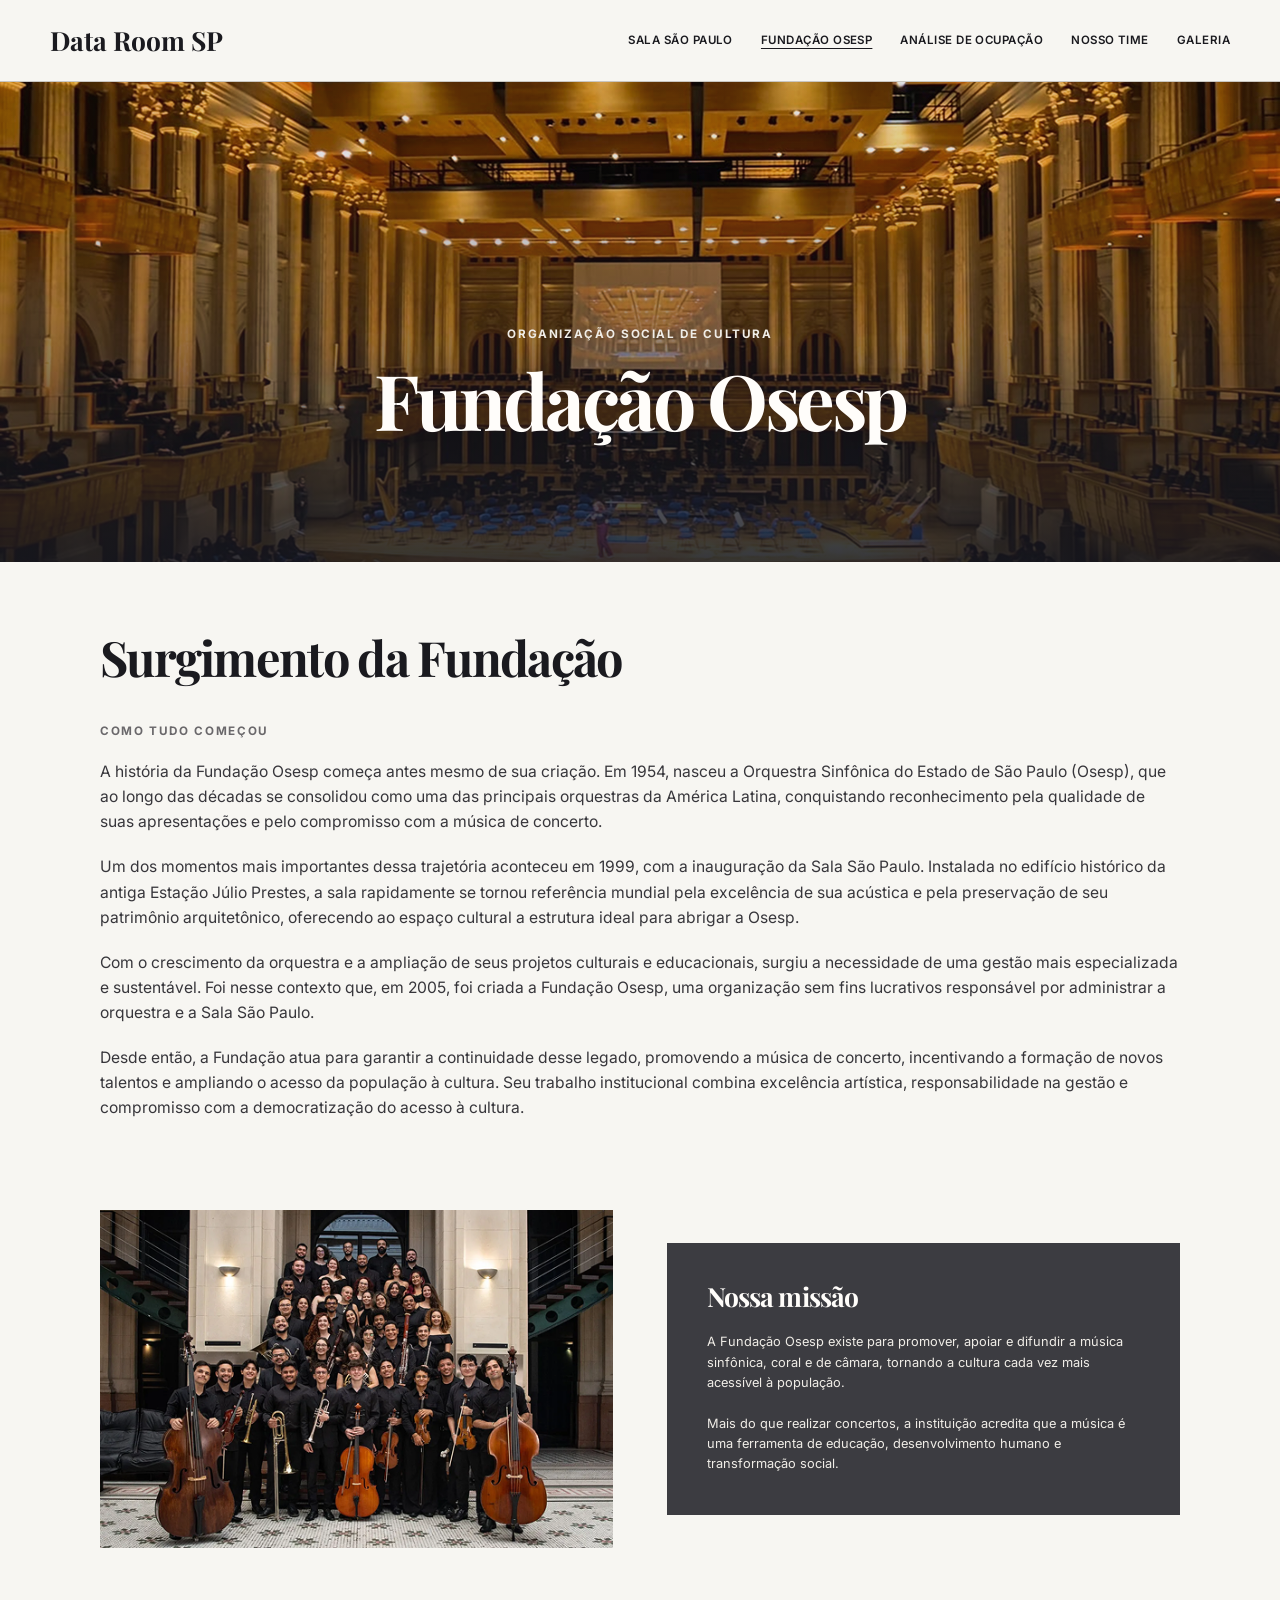
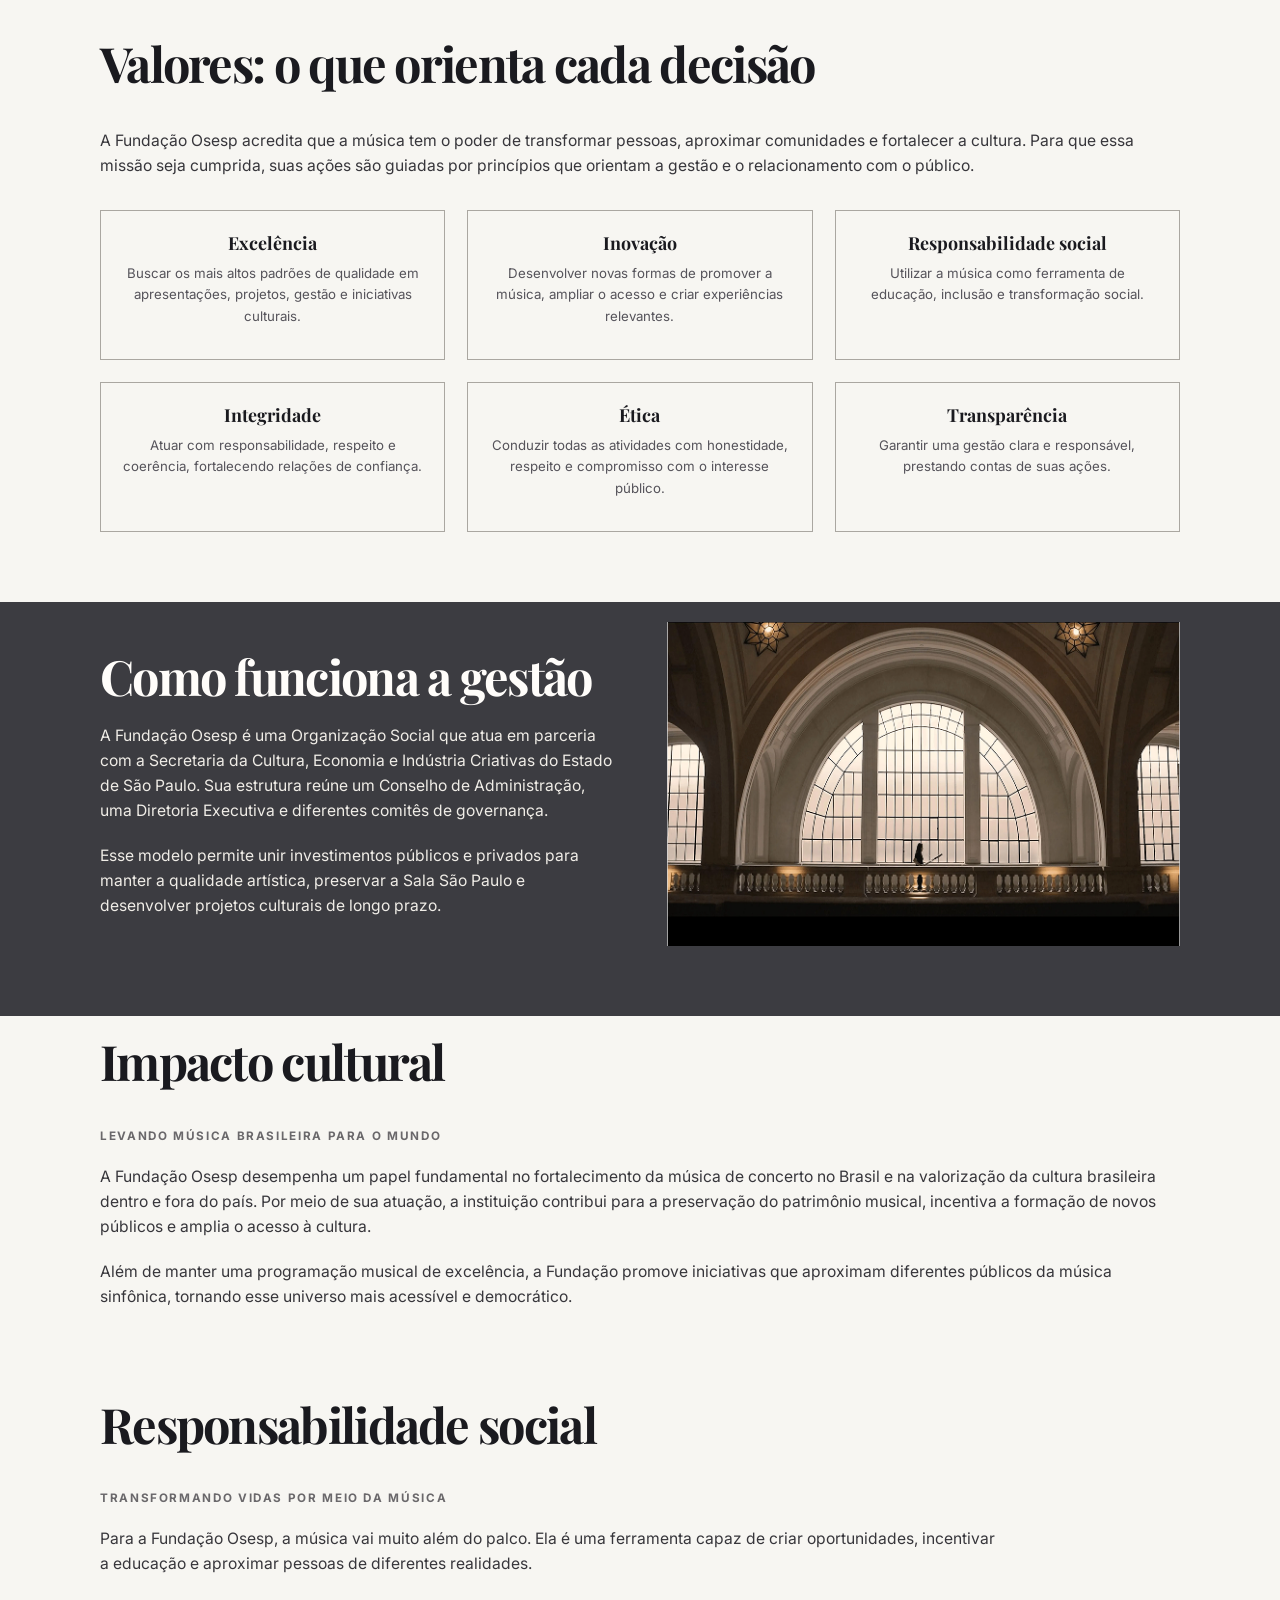
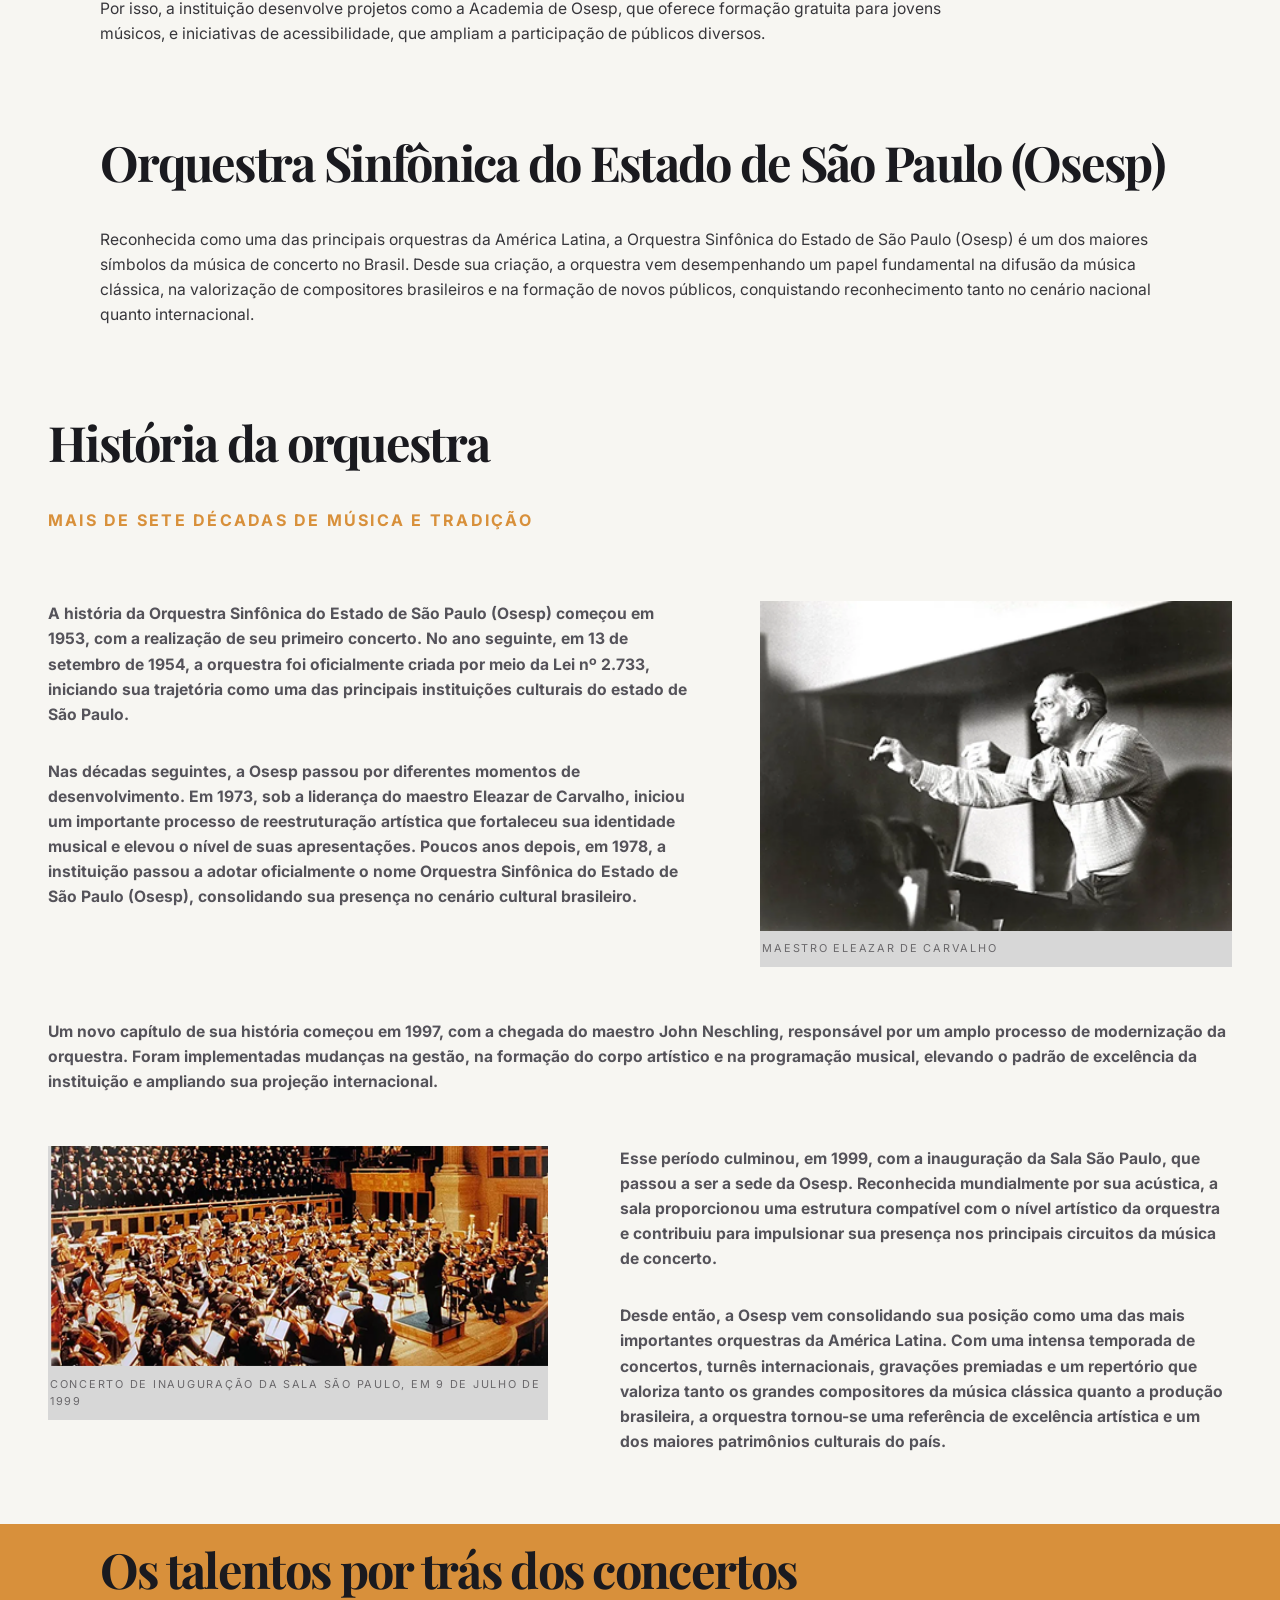
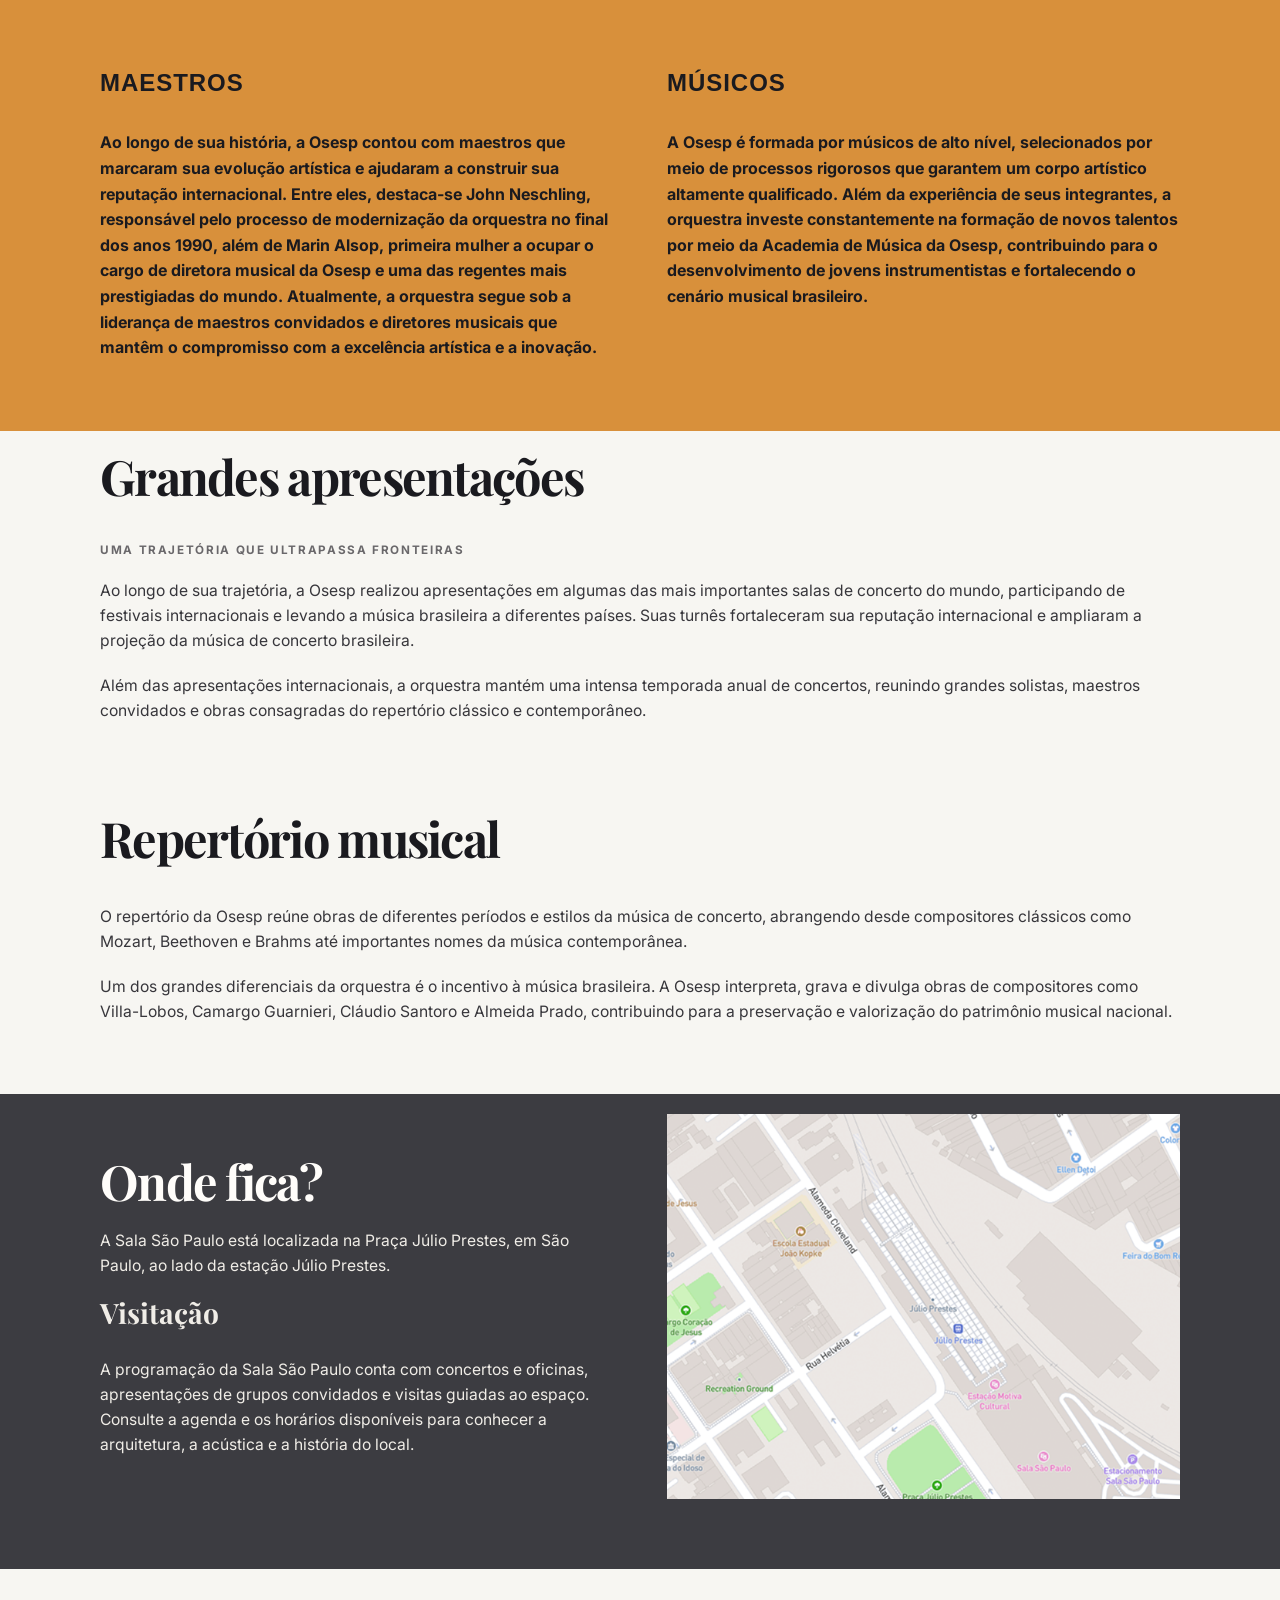
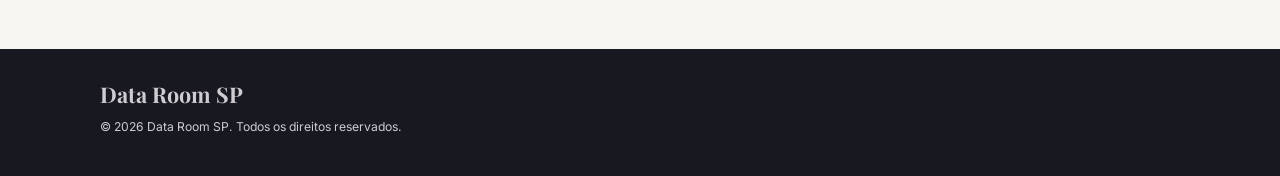
<file: fundacao-osesp.html>
<!doctype html>
<html lang="pt-BR">
<head>
  <meta charset="utf-8">
  <meta name="viewport" content="width=device-width, initial-scale=1">
  <meta name="description" content="A Fundação Osesp, sua missão, gestão e impacto cultural.">
  <title>Fundação Osesp — Data Room SP</title>
  <link rel="stylesheet" href="styles.css">
  <link rel="icon" href="data:,">
</head>
<body>
  <header class="site-header"><div class="header-inner"><a class="brand" href="sala-sao-paulo.html">Data Room SP</a><nav class="site-nav" aria-label="Navegação principal"><a href="sala-sao-paulo.html">Sala São Paulo</a><a href="fundacao-osesp.html" aria-current="page">Fundação Osesp</a><a href="index.html">Análise de Ocupação</a><a href="nosso-time.html">Nosso Time</a><a href="galeria.html">Galeria</a></nav></div></header>
  <main class="page-main">
    <section class="fundacao-hero"><img src="assets/fundacao/hero-sala-sao-paulo.png" alt="Interior da Sala São Paulo durante uma apresentação" fetchpriority="high"><div class="container fundacao-hero-content"><p class="eyebrow">Organização social de cultura</p><h1 style="margin-bottom:0">Fundação Osesp</h1></div></section>
    <section class="section container"><h2>Surgimento da Fundação</h2><p class="eyebrow">Como tudo começou</p><div class="body-copy"><p>A história da Fundação Osesp começa antes mesmo de sua criação. Em 1954, nasceu a Orquestra Sinfônica do Estado de São Paulo (Osesp), que ao longo das décadas se consolidou como uma das principais orquestras da América Latina, conquistando reconhecimento pela qualidade de suas apresentações e pelo compromisso com a música de concerto.</p><p>Um dos momentos mais importantes dessa trajetória aconteceu em 1999, com a inauguração da Sala São Paulo. Instalada no edifício histórico da antiga Estação Júlio Prestes, a sala rapidamente se tornou referência mundial pela excelência de sua acústica e pela preservação de seu patrimônio arquitetônico, oferecendo ao espaço cultural a estrutura ideal para abrigar a Osesp.</p><p>Com o crescimento da orquestra e a ampliação de seus projetos culturais e educacionais, surgiu a necessidade de uma gestão mais especializada e sustentável. Foi nesse contexto que, em 2005, foi criada a Fundação Osesp, uma organização sem fins lucrativos responsável por administrar a orquestra e a Sala São Paulo.</p><p>Desde então, a Fundação atua para garantir a continuidade desse legado, promovendo a música de concerto, incentivando a formação de novos talentos e ampliando o acesso da população à cultura. Seu trabalho institucional combina excelência artística, responsabilidade na gestão e compromisso com a democratização do acesso à cultura.</p></div></section>
    <section class="section container"><div class="split"><figure class="fundacao-photo"><img src="assets/fundacao/orquestra-osesp.png" alt="Orquestra reunida na Sala São Paulo" loading="lazy" decoding="async"></figure><div class="dark-card mission-card"><h2>Nossa missão</h2><div class="body-copy"><p>A Fundação Osesp existe para promover, apoiar e difundir a música sinfônica, coral e de câmara, tornando a cultura cada vez mais acessível à população.</p><p>Mais do que realizar concertos, a instituição acredita que a música é uma ferramenta de educação, desenvolvimento humano e transformação social.</p></div></div></div></section>
    <section class="section container"><h2>Valores: o que orienta cada decisão</h2><div class="body-copy"><p>A Fundação Osesp acredita que a música tem o poder de transformar pessoas, aproximar comunidades e fortalecer a cultura. Para que essa missão seja cumprida, suas ações são guiadas por princípios que orientam a gestão e o relacionamento com o público.</p></div><div class="cards values" style="margin-top:32px"><article class="card"><h3>Excelência</h3><p>Buscar os mais altos padrões de qualidade em apresentações, projetos, gestão e iniciativas culturais.</p></article><article class="card"><h3>Inovação</h3><p>Desenvolver novas formas de promover a música, ampliar o acesso e criar experiências relevantes.</p></article><article class="card"><h3>Responsabilidade social</h3><p>Utilizar a música como ferramenta de educação, inclusão e transformação social.</p></article><article class="card"><h3>Integridade</h3><p>Atuar com responsabilidade, respeito e coerência, fortalecendo relações de confiança.</p></article><article class="card"><h3>Ética</h3><p>Conduzir todas as atividades com honestidade, respeito e compromisso com o interesse público.</p></article><article class="card"><h3>Transparência</h3><p>Garantir uma gestão clara e responsável, prestando contas de suas ações.</p></article></div></section>
    <section class="section dark-band"><div class="container split"><div><h2>Como funciona a gestão</h2><div class="body-copy"><p>A Fundação Osesp é uma Organização Social que atua em parceria com a Secretaria da Cultura, Economia e Indústria Criativas do Estado de São Paulo. Sua estrutura reúne um Conselho de Administração, uma Diretoria Executiva e diferentes comitês de governança.</p><p>Esse modelo permite unir investimentos públicos e privados para manter a qualidade artística, preservar a Sala São Paulo e desenvolver projetos culturais de longo prazo.</p></div></div><figure class="fundacao-photo"><img src="assets/fundacao/janela-sala-sao-paulo.png" alt="Janela monumental no interior da Sala São Paulo" loading="lazy" decoding="async"></figure></div></section>
    <section class="section container"><h2>Impacto cultural</h2><p class="eyebrow">Levando música brasileira para o mundo</p><div class="body-copy"><p>A Fundação Osesp desempenha um papel fundamental no fortalecimento da música de concerto no Brasil e na valorização da cultura brasileira dentro e fora do país. Por meio de sua atuação, a instituição contribui para a preservação do patrimônio musical, incentiva a formação de novos públicos e amplia o acesso à cultura.</p><p>Além de manter uma programação musical de excelência, a Fundação promove iniciativas que aproximam diferentes públicos da música sinfônica, tornando esse universo mais acessível e democrático.</p></div></section>
    <section class="section side-block"><div class="container"><h2>Responsabilidade social</h2><p class="eyebrow">Transformando vidas por meio da música</p><div class="body-copy narrow"><p>Para a Fundação Osesp, a música vai muito além do palco. Ela é uma ferramenta capaz de criar oportunidades, incentivar a educação e aproximar pessoas de diferentes realidades.</p><p>Por isso, a instituição desenvolve projetos como a Academia de Osesp, que oferece formação gratuita para jovens músicos, e iniciativas de acessibilidade, que ampliam a participação de públicos diversos.</p></div></div></section>
    <section class="section container fundacao-orchestra-overview"><h2>Orquestra Sinfônica do Estado de São Paulo (Osesp)</h2><div class="body-copy"><p>Reconhecida como uma das principais orquestras da América Latina, a Orquestra Sinfônica do Estado de São Paulo (Osesp) é um dos maiores símbolos da música de concerto no Brasil. Desde sua criação, a orquestra vem desempenhando um papel fundamental na difusão da música clássica, na valorização de compositores brasileiros e na formação de novos públicos, conquistando reconhecimento tanto no cenário nacional quanto internacional.</p></div></section>
    <section class="section fundacao-history"><div class="fundacao-history-heading"><h2>História da orquestra</h2><p class="eyebrow">Mais de sete décadas de música e tradição</p></div><div class="fundacao-history-intro"><div class="body-copy fundacao-history-copy"><p>A história da Orquestra Sinfônica do Estado de São Paulo (Osesp) começou em 1953, com a realização de seu primeiro concerto. No ano seguinte, em 13 de setembro de 1954, a orquestra foi oficialmente criada por meio da Lei nº 2.733, iniciando sua trajetória como uma das principais instituições culturais do estado de São Paulo.</p><p>Nas décadas seguintes, a Osesp passou por diferentes momentos de desenvolvimento. Em 1973, sob a liderança do maestro Eleazar de Carvalho, iniciou um importante processo de reestruturação artística que fortaleceu sua identidade musical e elevou o nível de suas apresentações. Poucos anos depois, em 1978, a instituição passou a adotar oficialmente o nome Orquestra Sinfônica do Estado de São Paulo (Osesp), consolidando sua presença no cenário cultural brasileiro.</p></div><figure class="fundacao-photo"><img src="assets/fundacao/maestro-osesp.png" alt="Maestro Eleazar de Carvalho regendo a orquestra" loading="lazy" decoding="async"><figcaption>Maestro Eleazar de Carvalho</figcaption></figure></div><p class="body-copy fundacao-history-lead">Um novo capítulo de sua história começou em 1997, com a chegada do maestro John Neschling, responsável por um amplo processo de modernização da orquestra. Foram implementadas mudanças na gestão, na formação do corpo artístico e na programação musical, elevando o padrão de excelência da instituição e ampliando sua projeção internacional.</p><div class="fundacao-history-close"><figure class="fundacao-photo"><img src="assets/fundacao/orquestra-concerto.png" alt="Concerto de inauguração da Sala São Paulo em 9 de julho de 1999" loading="lazy" decoding="async"><figcaption>Concerto de inauguração da Sala São Paulo, em 9 de julho de 1999</figcaption></figure><div class="body-copy fundacao-history-copy"><p>Esse período culminou, em 1999, com a inauguração da Sala São Paulo, que passou a ser a sede da Osesp. Reconhecida mundialmente por sua acústica, a sala proporcionou uma estrutura compatível com o nível artístico da orquestra e contribuiu para impulsionar sua presença nos principais circuitos da música de concerto.</p><p>Desde então, a Osesp vem consolidando sua posição como uma das mais importantes orquestras da América Latina. Com uma intensa temporada de concertos, turnês internacionais, gravações premiadas e um repertório que valoriza tanto os grandes compositores da música clássica quanto a produção brasileira, a orquestra tornou-se uma referência de excelência artística e um dos maiores patrimônios culturais do país.</p></div></div></section>
    <section class="section orange-band"><div class="container"><h2>Os talentos por trás dos concertos</h2><div class="split"><div><h3>Maestros</h3><p>Ao longo de sua história, a Osesp contou com maestros que marcaram sua evolução artística e ajudaram a construir sua reputação internacional. Entre eles, destaca-se John Neschling, responsável pelo processo de modernização da orquestra no final dos anos 1990, além de Marin Alsop, primeira mulher a ocupar o cargo de diretora musical da Osesp e uma das regentes mais prestigiadas do mundo. Atualmente, a orquestra segue sob a liderança de maestros convidados e diretores musicais que mantêm o compromisso com a excelência artística e a inovação.</p></div><div><h3>Músicos</h3><p>A Osesp é formada por músicos de alto nível, selecionados por meio de processos rigorosos que garantem um corpo artístico altamente qualificado. Além da experiência de seus integrantes, a orquestra investe constantemente na formação de novos talentos por meio da Academia de Música da Osesp, contribuindo para o desenvolvimento de jovens instrumentistas e fortalecendo o cenário musical brasileiro.</p></div></div></div></section>
    <section class="section container"><h2>Grandes apresentações</h2><p class="eyebrow">Uma trajetória que ultrapassa fronteiras</p><div class="body-copy"><p>Ao longo de sua trajetória, a Osesp realizou apresentações em algumas das mais importantes salas de concerto do mundo, participando de festivais internacionais e levando a música brasileira a diferentes países. Suas turnês fortaleceram sua reputação internacional e ampliaram a projeção da música de concerto brasileira.</p><p>Além das apresentações internacionais, a orquestra mantém uma intensa temporada anual de concertos, reunindo grandes solistas, maestros convidados e obras consagradas do repertório clássico e contemporâneo.</p></div></section>
    <section class="section container"><h2>Repertório musical</h2><div class="body-copy"><p>O repertório da Osesp reúne obras de diferentes períodos e estilos da música de concerto, abrangendo desde compositores clássicos como Mozart, Beethoven e Brahms até importantes nomes da música contemporânea.</p><p>Um dos grandes diferenciais da orquestra é o incentivo à música brasileira. A Osesp interpreta, grava e divulga obras de compositores como Villa-Lobos, Camargo Guarnieri, Cláudio Santoro e Almeida Prado, contribuindo para a preservação e valorização do patrimônio musical nacional.</p></div></section>
    <section class="section dark-band fundacao-location"><div class="container split"><div><h2>Onde fica?</h2><div class="body-copy"><p>A Sala São Paulo está localizada na Praça Júlio Prestes, em São Paulo, ao lado da estação Júlio Prestes.</p><h3>Visitação</h3><p>A programação da Sala São Paulo conta com concertos e oficinas, apresentações de grupos convidados e visitas guiadas ao espaço. Consulte a agenda e os horários disponíveis para conhecer a arquitetura, a acústica e a história do local.</p></div></div><figure class="fundacao-photo"><img src="assets/fundacao/mapa-sala-sao-paulo.png" alt="Mapa de localização da Sala São Paulo e da estação Júlio Prestes" loading="lazy" decoding="async"></figure></div></section>
  </main>
  <footer class="site-footer"><div class="container"><a class="brand" href="sala-sao-paulo.html">Data Room SP</a><p>© 2026 Data Room SP. Todos os direitos reservados.</p></div></footer>
</body>
</html>
</file>
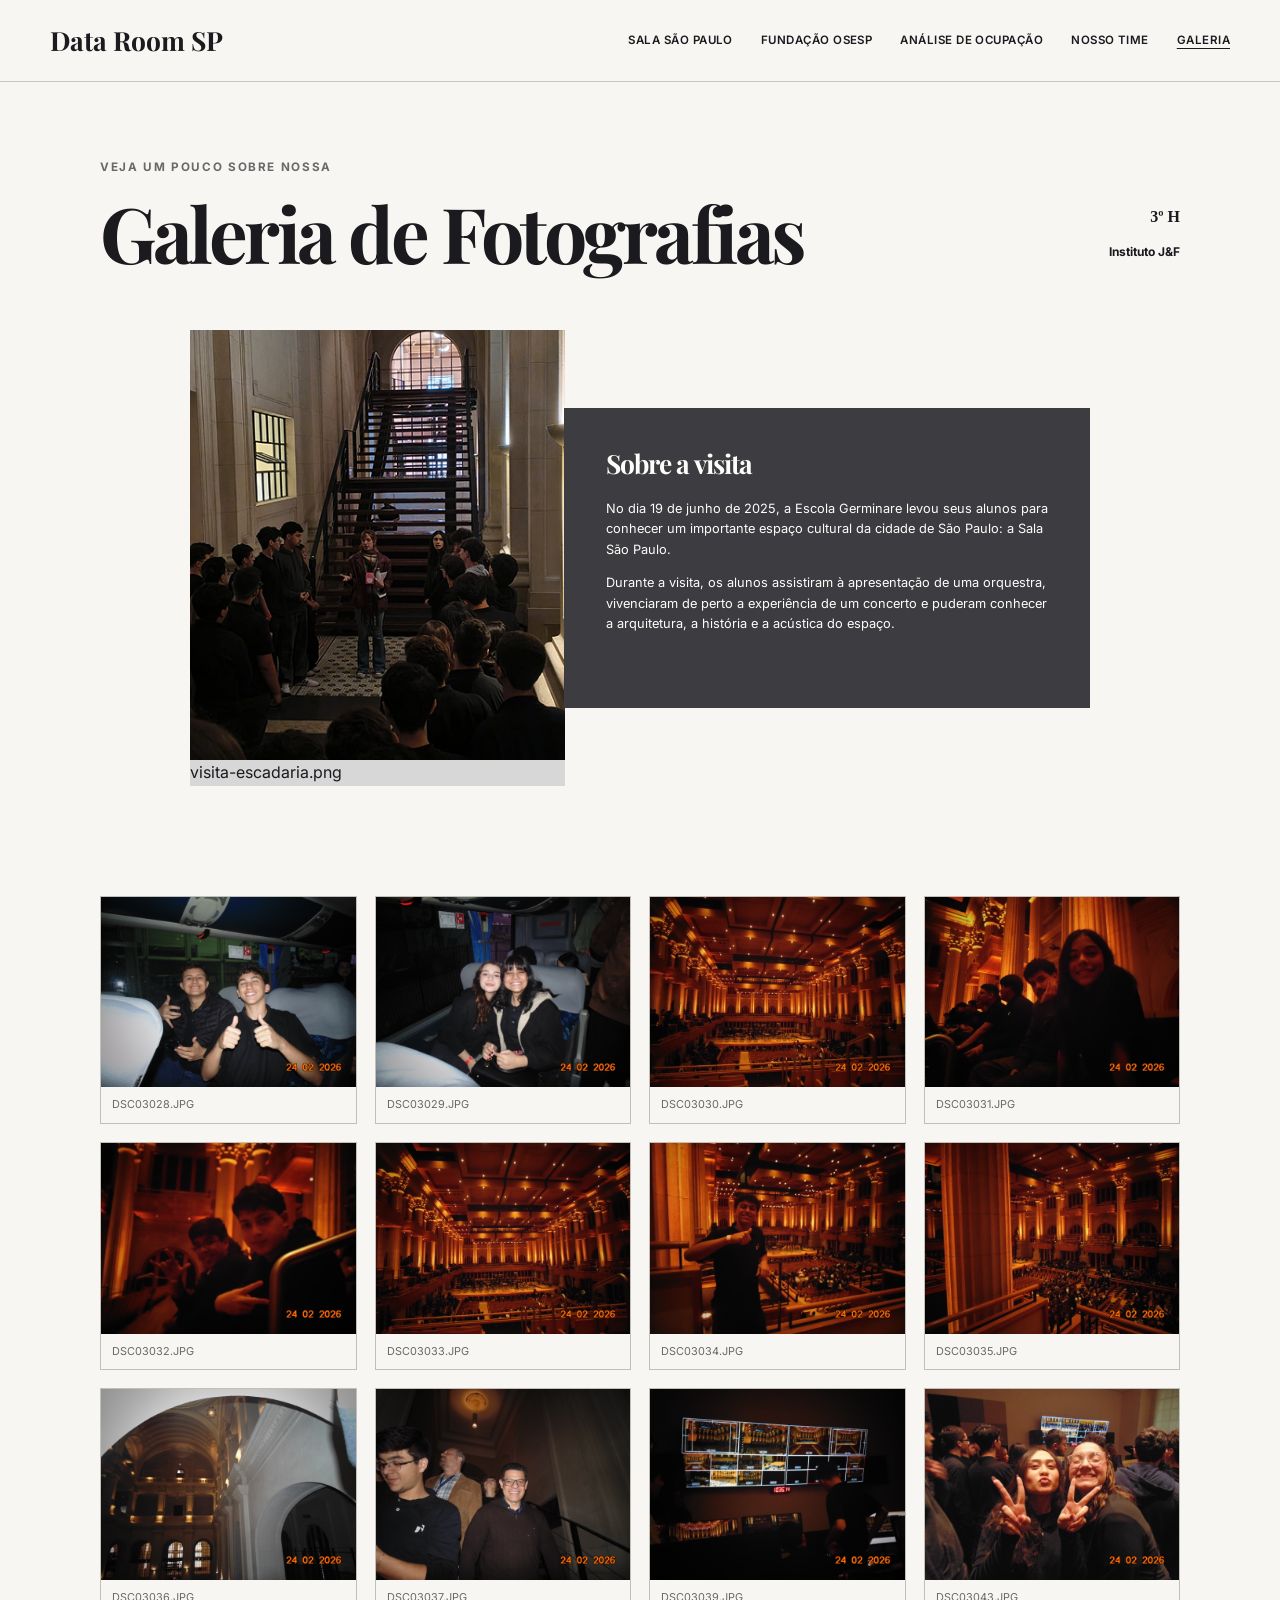
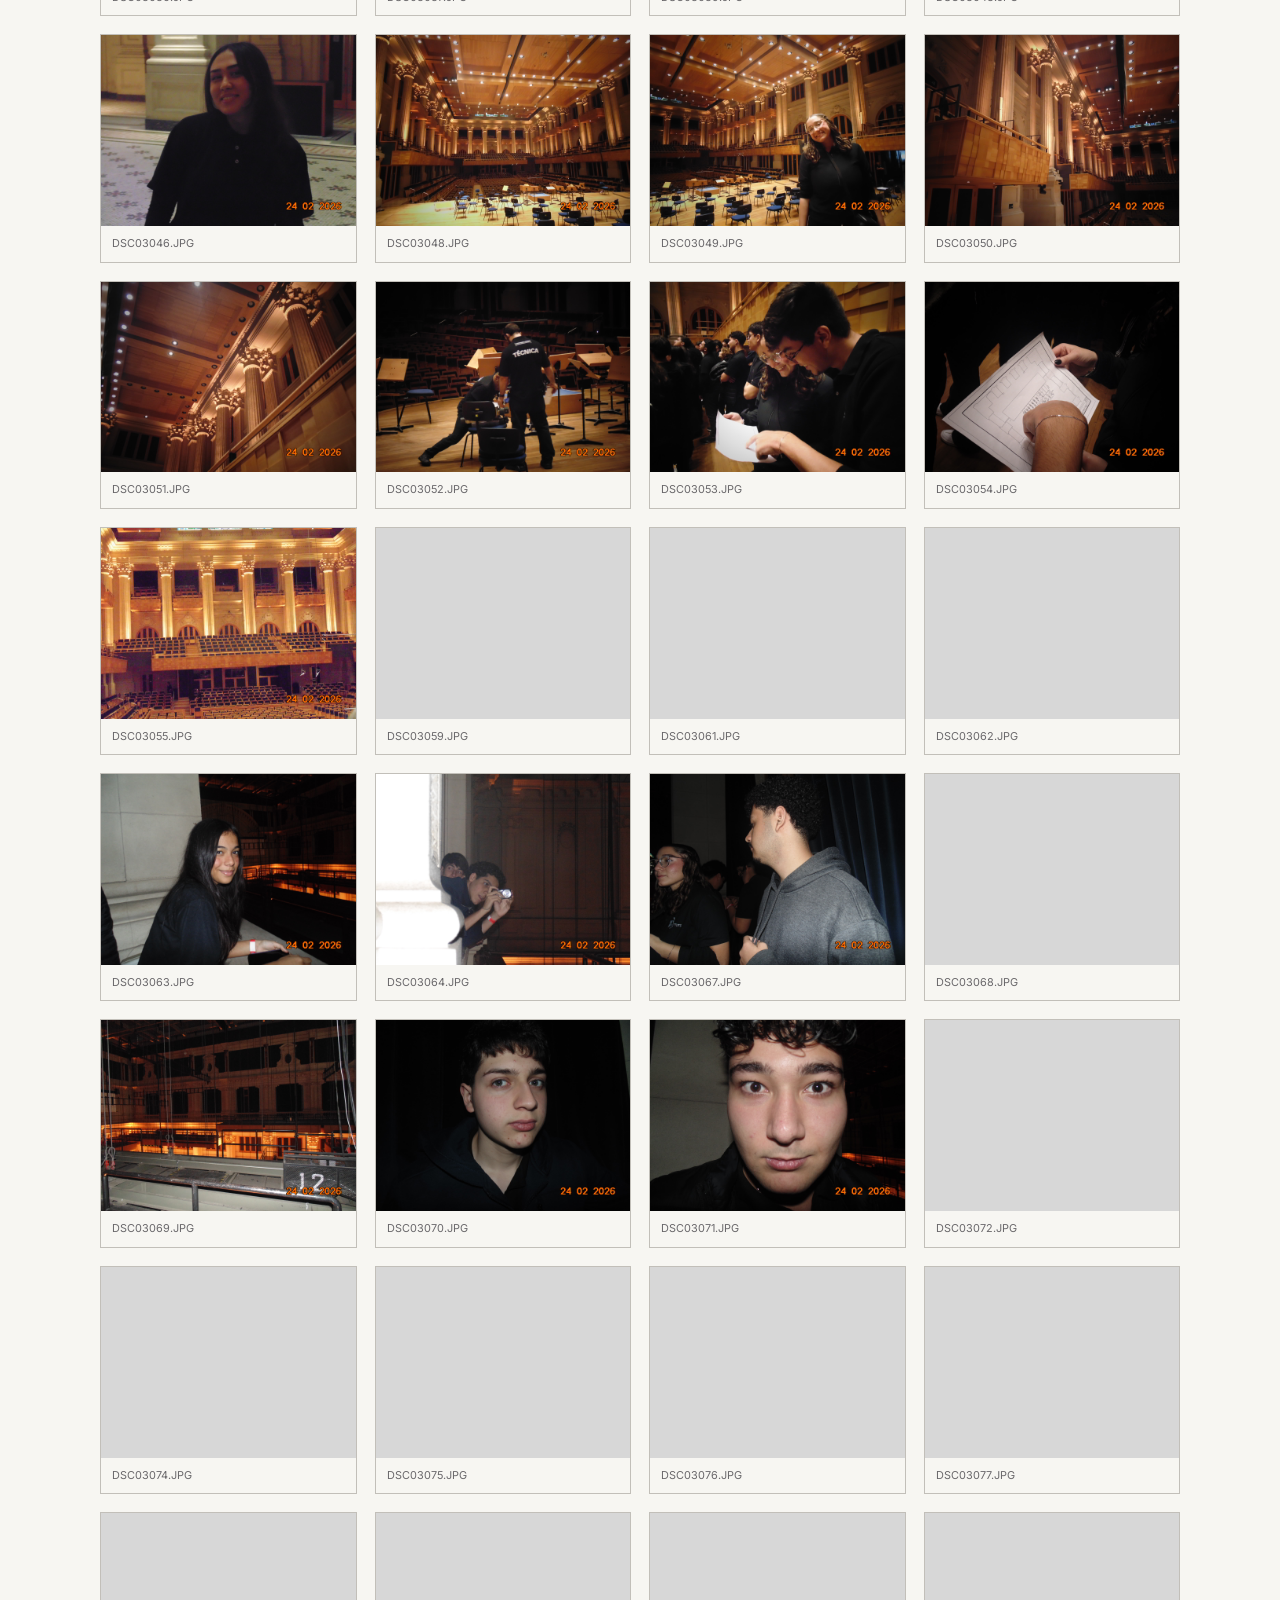
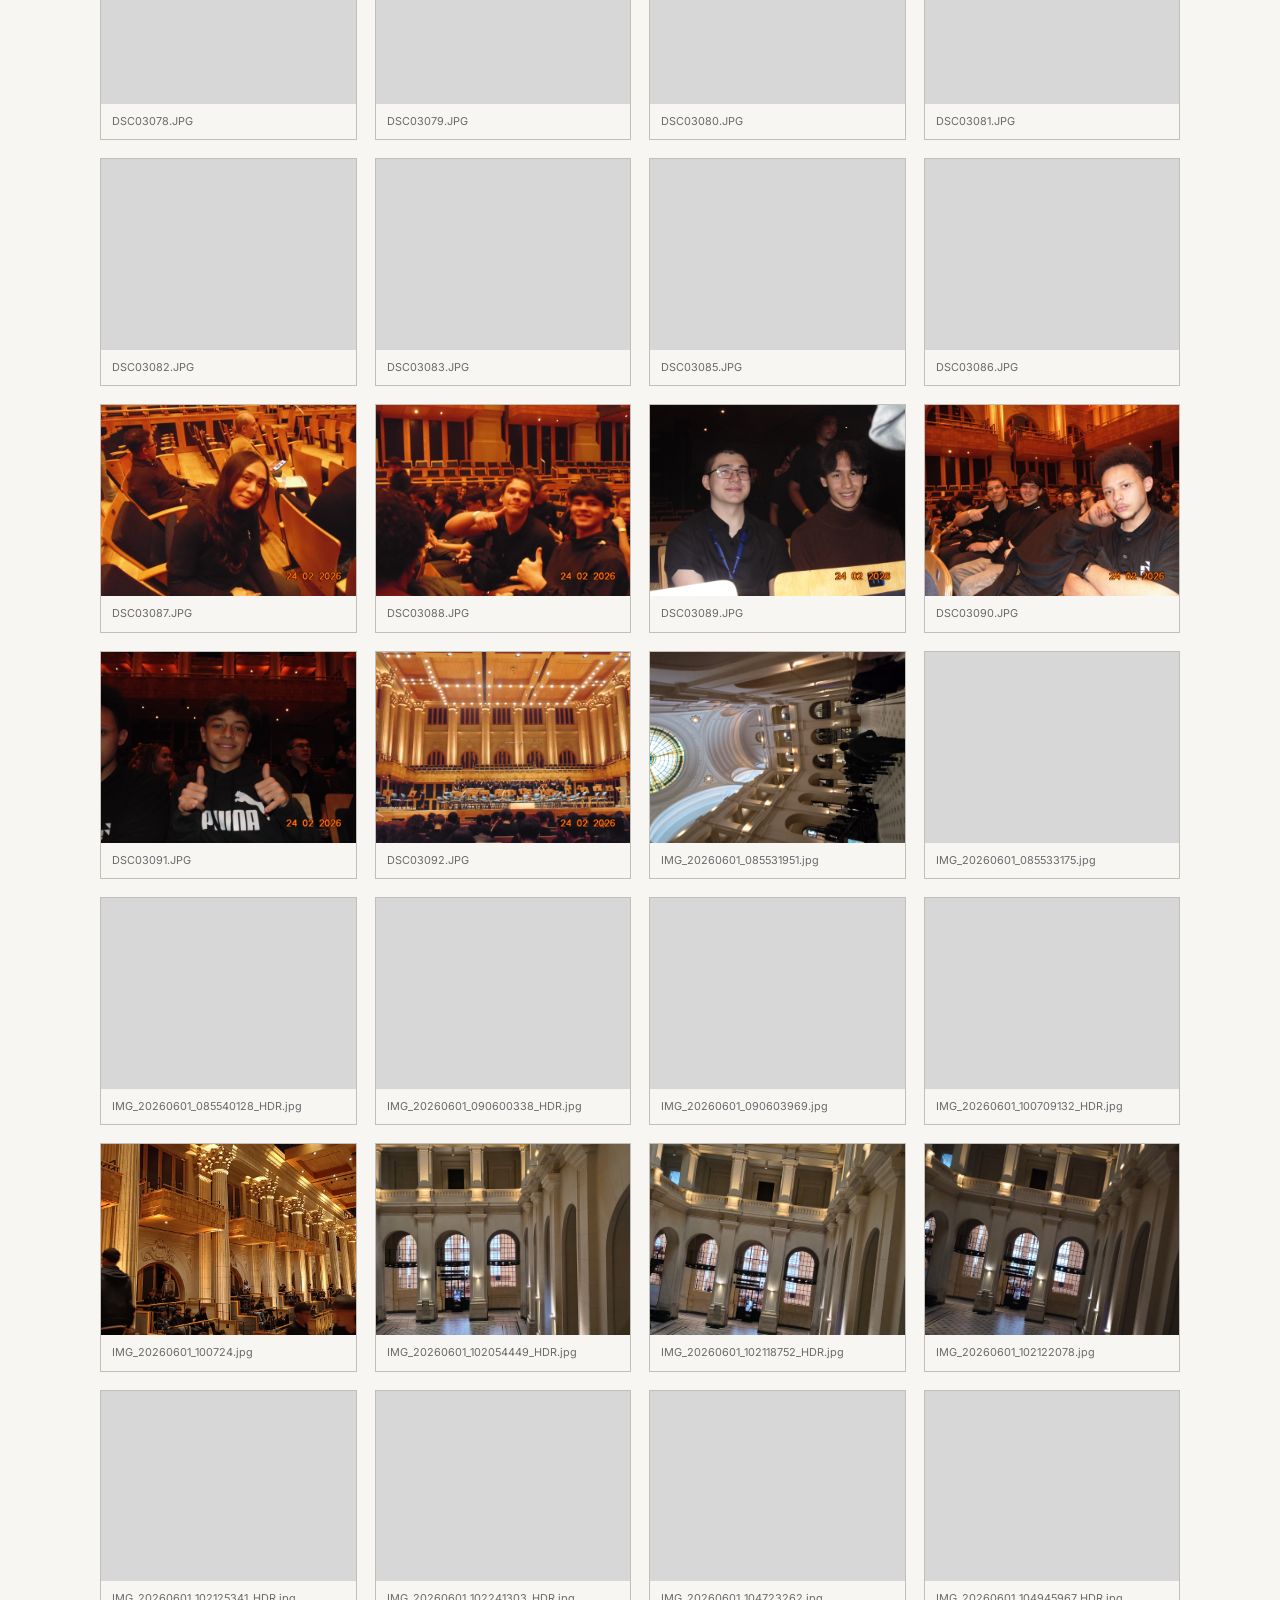
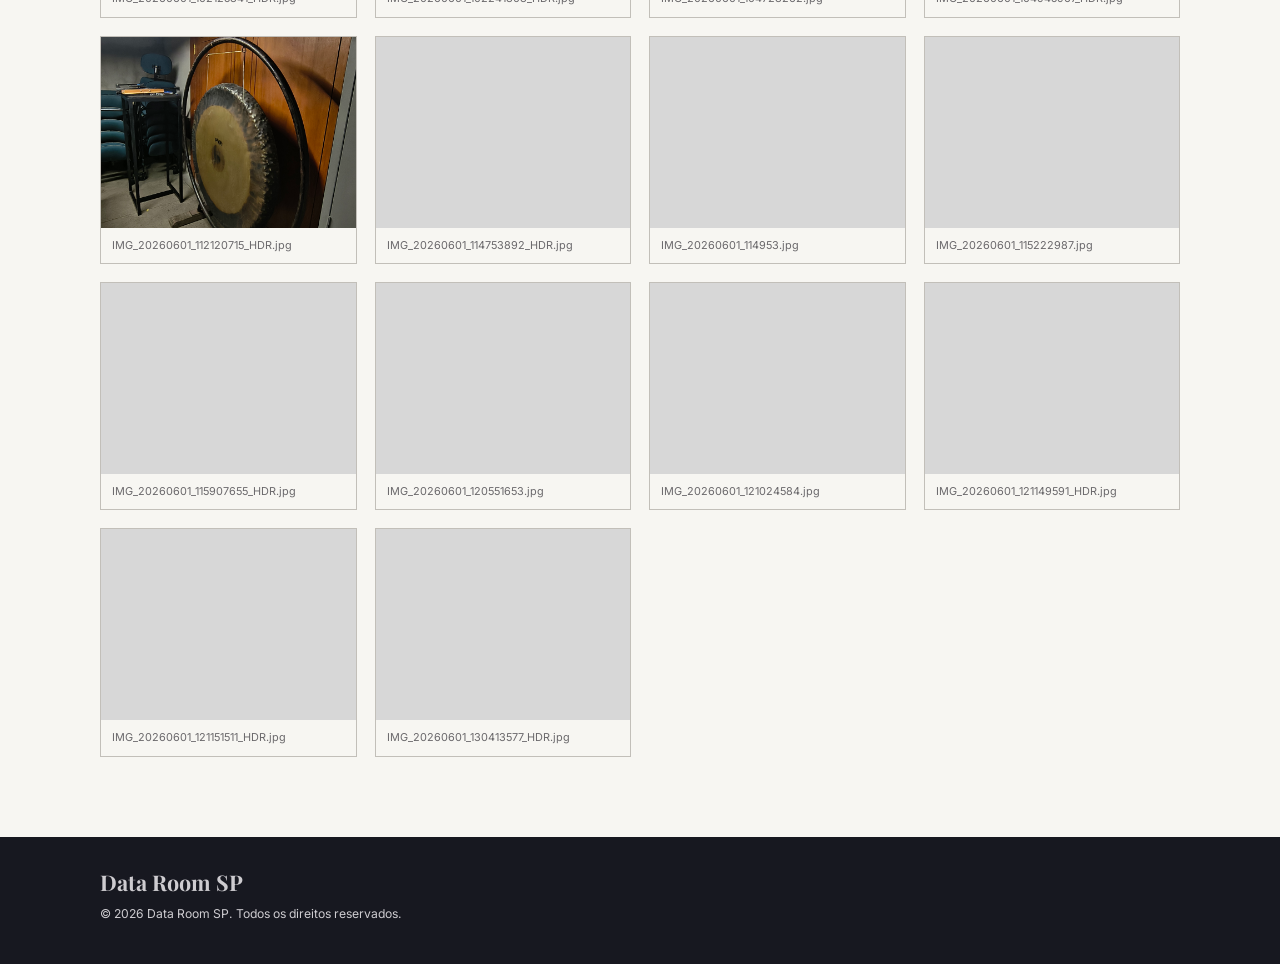
<file: galeria.html>
<!doctype html>
<html lang="pt-BR">
<head>
  <meta charset="utf-8">
  <meta name="viewport" content="width=device-width, initial-scale=1">
  <meta name="description" content="Galeria de fotografias da Sala São Paulo.">
  <title>Galeria de Fotografias — Data Room SP</title>
  <link rel="stylesheet" href="styles.css">
  <link rel="icon" href="data:,">
</head>
<body>
  <header class="site-header"><div class="header-inner"><a class="brand" href="sala-sao-paulo.html">Data Room SP</a><nav class="site-nav" aria-label="Navegação principal"><a href="sala-sao-paulo.html">Sala São Paulo</a><a href="fundacao-osesp.html">Fundação Osesp</a><a href="index.html">Análise de Ocupação</a><a href="nosso-time.html">Nosso Time</a><a href="galeria.html" aria-current="page">Galeria</a></nav></div></header>
  <main class="page-main">
    <section class="page-hero container"><div class="gallery-intro"><div><p class="eyebrow">Veja um pouco sobre nossa</p><h1>Galeria de Fotografias</h1></div><div class="hero-aside"><strong>3º H</strong>Instituto J&amp;F</div></div></section>
    <section class="container"><div class="gallery-feature"><figure class="gallery-feature-image"><img src="assets/gallery/visita-escadaria.png" alt="Alunos durante a visita à Sala São Paulo, reunidos diante da escadaria" decoding="async"><figcaption>visita-escadaria.png</figcaption></figure><div class="dark-card"><h2>Sobre a visita</h2><p>No dia 19 de junho de 2025, a Escola Germinare levou seus alunos para conhecer um importante espaço cultural da cidade de São Paulo: a Sala São Paulo.</p><p>Durante a visita, os alunos assistiram à apresentação de uma orquestra, vivenciaram de perto a experiência de um concerto e puderam conhecer a arquitetura, a história e a acústica do espaço.</p></div></div></section>
    <section class="container" aria-label="Fotos da visita à Sala São Paulo"><div class="gallery-grid">
      <figure id="foto-dsc03028" class="gallery-item" data-file="DSC03028.JPG"><img src="assets/gallery/DSC03028.JPG" alt="Registro fotográfico da visita à Sala São Paulo — DSC03028.JPG" loading="lazy" decoding="async"><figcaption>DSC03028.JPG</figcaption></figure>
      <figure id="foto-dsc03029" class="gallery-item" data-file="DSC03029.JPG"><img src="assets/gallery/DSC03029.JPG" alt="Registro fotográfico da visita à Sala São Paulo — DSC03029.JPG" loading="lazy" decoding="async"><figcaption>DSC03029.JPG</figcaption></figure>
      <figure id="foto-dsc03030" class="gallery-item" data-file="DSC03030.JPG"><img src="assets/gallery/DSC03030.JPG" alt="Registro fotográfico da visita à Sala São Paulo — DSC03030.JPG" loading="lazy" decoding="async"><figcaption>DSC03030.JPG</figcaption></figure>
      <figure id="foto-dsc03031" class="gallery-item" data-file="DSC03031.JPG"><img src="assets/gallery/DSC03031.JPG" alt="Registro fotográfico da visita à Sala São Paulo — DSC03031.JPG" loading="lazy" decoding="async"><figcaption>DSC03031.JPG</figcaption></figure>
      <figure id="foto-dsc03032" class="gallery-item" data-file="DSC03032.JPG"><img src="assets/gallery/DSC03032.JPG" alt="Registro fotográfico da visita à Sala São Paulo — DSC03032.JPG" loading="lazy" decoding="async"><figcaption>DSC03032.JPG</figcaption></figure>
      <figure id="foto-dsc03033" class="gallery-item" data-file="DSC03033.JPG"><img src="assets/gallery/DSC03033.JPG" alt="Registro fotográfico da visita à Sala São Paulo — DSC03033.JPG" loading="lazy" decoding="async"><figcaption>DSC03033.JPG</figcaption></figure>
      <figure id="foto-dsc03034" class="gallery-item" data-file="DSC03034.JPG"><img src="assets/gallery/DSC03034.JPG" alt="Registro fotográfico da visita à Sala São Paulo — DSC03034.JPG" loading="lazy" decoding="async"><figcaption>DSC03034.JPG</figcaption></figure>
      <figure id="foto-dsc03035" class="gallery-item" data-file="DSC03035.JPG"><img src="assets/gallery/DSC03035.JPG" alt="Registro fotográfico da visita à Sala São Paulo — DSC03035.JPG" loading="lazy" decoding="async"><figcaption>DSC03035.JPG</figcaption></figure>
      <figure id="foto-dsc03036" class="gallery-item" data-file="DSC03036.JPG"><img src="assets/gallery/DSC03036.JPG" alt="Registro fotográfico da visita à Sala São Paulo — DSC03036.JPG" loading="lazy" decoding="async"><figcaption>DSC03036.JPG</figcaption></figure>
      <figure id="foto-dsc03037" class="gallery-item" data-file="DSC03037.JPG"><img src="assets/gallery/DSC03037.JPG" alt="Registro fotográfico da visita à Sala São Paulo — DSC03037.JPG" loading="lazy" decoding="async"><figcaption>DSC03037.JPG</figcaption></figure>
      <figure id="foto-dsc03039" class="gallery-item" data-file="DSC03039.JPG"><img src="assets/gallery/DSC03039.JPG" alt="Registro fotográfico da visita à Sala São Paulo — DSC03039.JPG" loading="lazy" decoding="async"><figcaption>DSC03039.JPG</figcaption></figure>
      <figure id="foto-dsc03043" class="gallery-item" data-file="DSC03043.JPG"><img src="assets/gallery/DSC03043.JPG" alt="Registro fotográfico da visita à Sala São Paulo — DSC03043.JPG" loading="lazy" decoding="async"><figcaption>DSC03043.JPG</figcaption></figure>
      <figure id="foto-dsc03046" class="gallery-item" data-file="DSC03046.JPG"><img src="assets/gallery/DSC03046.JPG" alt="Registro fotográfico da visita à Sala São Paulo — DSC03046.JPG" loading="lazy" decoding="async"><figcaption>DSC03046.JPG</figcaption></figure>
      <figure id="foto-dsc03048" class="gallery-item" data-file="DSC03048.JPG"><img src="assets/gallery/DSC03048.JPG" alt="Registro fotográfico da visita à Sala São Paulo — DSC03048.JPG" loading="lazy" decoding="async"><figcaption>DSC03048.JPG</figcaption></figure>
      <figure id="foto-dsc03049" class="gallery-item" data-file="DSC03049.JPG"><img src="assets/gallery/DSC03049.JPG" alt="Registro fotográfico da visita à Sala São Paulo — DSC03049.JPG" loading="lazy" decoding="async"><figcaption>DSC03049.JPG</figcaption></figure>
      <figure id="foto-dsc03050" class="gallery-item" data-file="DSC03050.JPG"><img src="assets/gallery/DSC03050.JPG" alt="Registro fotográfico da visita à Sala São Paulo — DSC03050.JPG" loading="lazy" decoding="async"><figcaption>DSC03050.JPG</figcaption></figure>
      <figure id="foto-dsc03051" class="gallery-item" data-file="DSC03051.JPG"><img src="assets/gallery/DSC03051.JPG" alt="Registro fotográfico da visita à Sala São Paulo — DSC03051.JPG" loading="lazy" decoding="async"><figcaption>DSC03051.JPG</figcaption></figure>
      <figure id="foto-dsc03052" class="gallery-item" data-file="DSC03052.JPG"><img src="assets/gallery/DSC03052.JPG" alt="Registro fotográfico da visita à Sala São Paulo — DSC03052.JPG" loading="lazy" decoding="async"><figcaption>DSC03052.JPG</figcaption></figure>
      <figure id="foto-dsc03053" class="gallery-item" data-file="DSC03053.JPG"><img src="assets/gallery/DSC03053.JPG" alt="Registro fotográfico da visita à Sala São Paulo — DSC03053.JPG" loading="lazy" decoding="async"><figcaption>DSC03053.JPG</figcaption></figure>
      <figure id="foto-dsc03054" class="gallery-item" data-file="DSC03054.JPG"><img src="assets/gallery/DSC03054.JPG" alt="Registro fotográfico da visita à Sala São Paulo — DSC03054.JPG" loading="lazy" decoding="async"><figcaption>DSC03054.JPG</figcaption></figure>
      <figure id="foto-dsc03055" class="gallery-item" data-file="DSC03055.JPG"><img src="assets/gallery/DSC03055.JPG" alt="Registro fotográfico da visita à Sala São Paulo — DSC03055.JPG" loading="lazy" decoding="async"><figcaption>DSC03055.JPG</figcaption></figure>
      <figure id="foto-dsc03059" class="gallery-item" data-file="DSC03059.JPG"><img src="assets/gallery/DSC03059.JPG" alt="Registro fotográfico da visita à Sala São Paulo — DSC03059.JPG" loading="lazy" decoding="async"><figcaption>DSC03059.JPG</figcaption></figure>
      <figure id="foto-dsc03061" class="gallery-item" data-file="DSC03061.JPG"><img src="assets/gallery/DSC03061.JPG" alt="Registro fotográfico da visita à Sala São Paulo — DSC03061.JPG" loading="lazy" decoding="async"><figcaption>DSC03061.JPG</figcaption></figure>
      <figure id="foto-dsc03062" class="gallery-item" data-file="DSC03062.JPG"><img src="assets/gallery/DSC03062.JPG" alt="Registro fotográfico da visita à Sala São Paulo — DSC03062.JPG" loading="lazy" decoding="async"><figcaption>DSC03062.JPG</figcaption></figure>
      <figure id="foto-dsc03063" class="gallery-item" data-file="DSC03063.JPG"><img src="assets/gallery/DSC03063.JPG" alt="Registro fotográfico da visita à Sala São Paulo — DSC03063.JPG" loading="lazy" decoding="async"><figcaption>DSC03063.JPG</figcaption></figure>
      <figure id="foto-dsc03064" class="gallery-item" data-file="DSC03064.JPG"><img src="assets/gallery/DSC03064.JPG" alt="Registro fotográfico da visita à Sala São Paulo — DSC03064.JPG" loading="lazy" decoding="async"><figcaption>DSC03064.JPG</figcaption></figure>
      <figure id="foto-dsc03067" class="gallery-item" data-file="DSC03067.JPG"><img src="assets/gallery/DSC03067.JPG" alt="Registro fotográfico da visita à Sala São Paulo — DSC03067.JPG" loading="lazy" decoding="async"><figcaption>DSC03067.JPG</figcaption></figure>
      <figure id="foto-dsc03068" class="gallery-item" data-file="DSC03068.JPG"><img src="assets/gallery/DSC03068.JPG" alt="Registro fotográfico da visita à Sala São Paulo — DSC03068.JPG" loading="lazy" decoding="async"><figcaption>DSC03068.JPG</figcaption></figure>
      <figure id="foto-dsc03069" class="gallery-item" data-file="DSC03069.JPG"><img src="assets/gallery/DSC03069.JPG" alt="Registro fotográfico da visita à Sala São Paulo — DSC03069.JPG" loading="lazy" decoding="async"><figcaption>DSC03069.JPG</figcaption></figure>
      <figure id="foto-dsc03070" class="gallery-item" data-file="DSC03070.JPG"><img src="assets/gallery/DSC03070.JPG" alt="Registro fotográfico da visita à Sala São Paulo — DSC03070.JPG" loading="lazy" decoding="async"><figcaption>DSC03070.JPG</figcaption></figure>
      <figure id="foto-dsc03071" class="gallery-item" data-file="DSC03071.JPG"><img src="assets/gallery/DSC03071.JPG" alt="Registro fotográfico da visita à Sala São Paulo — DSC03071.JPG" loading="lazy" decoding="async"><figcaption>DSC03071.JPG</figcaption></figure>
      <figure id="foto-dsc03072" class="gallery-item" data-file="DSC03072.JPG"><img src="assets/gallery/DSC03072.JPG" alt="Registro fotográfico da visita à Sala São Paulo — DSC03072.JPG" loading="lazy" decoding="async"><figcaption>DSC03072.JPG</figcaption></figure>
      <figure id="foto-dsc03074" class="gallery-item" data-file="DSC03074.JPG"><img src="assets/gallery/DSC03074.JPG" alt="Registro fotográfico da visita à Sala São Paulo — DSC03074.JPG" loading="lazy" decoding="async"><figcaption>DSC03074.JPG</figcaption></figure>
      <figure id="foto-dsc03075" class="gallery-item" data-file="DSC03075.JPG"><img src="assets/gallery/DSC03075.JPG" alt="Registro fotográfico da visita à Sala São Paulo — DSC03075.JPG" loading="lazy" decoding="async"><figcaption>DSC03075.JPG</figcaption></figure>
      <figure id="foto-dsc03076" class="gallery-item" data-file="DSC03076.JPG"><img src="assets/gallery/DSC03076.JPG" alt="Registro fotográfico da visita à Sala São Paulo — DSC03076.JPG" loading="lazy" decoding="async"><figcaption>DSC03076.JPG</figcaption></figure>
      <figure id="foto-dsc03077" class="gallery-item" data-file="DSC03077.JPG"><img src="assets/gallery/DSC03077.JPG" alt="Registro fotográfico da visita à Sala São Paulo — DSC03077.JPG" loading="lazy" decoding="async"><figcaption>DSC03077.JPG</figcaption></figure>
      <figure id="foto-dsc03078" class="gallery-item" data-file="DSC03078.JPG"><img src="assets/gallery/DSC03078.JPG" alt="Registro fotográfico da visita à Sala São Paulo — DSC03078.JPG" loading="lazy" decoding="async"><figcaption>DSC03078.JPG</figcaption></figure>
      <figure id="foto-dsc03079" class="gallery-item" data-file="DSC03079.JPG"><img src="assets/gallery/DSC03079.JPG" alt="Registro fotográfico da visita à Sala São Paulo — DSC03079.JPG" loading="lazy" decoding="async"><figcaption>DSC03079.JPG</figcaption></figure>
      <figure id="foto-dsc03080" class="gallery-item" data-file="DSC03080.JPG"><img src="assets/gallery/DSC03080.JPG" alt="Registro fotográfico da visita à Sala São Paulo — DSC03080.JPG" loading="lazy" decoding="async"><figcaption>DSC03080.JPG</figcaption></figure>
      <figure id="foto-dsc03081" class="gallery-item" data-file="DSC03081.JPG"><img src="assets/gallery/DSC03081.JPG" alt="Registro fotográfico da visita à Sala São Paulo — DSC03081.JPG" loading="lazy" decoding="async"><figcaption>DSC03081.JPG</figcaption></figure>
      <figure id="foto-dsc03082" class="gallery-item" data-file="DSC03082.JPG"><img src="assets/gallery/DSC03082.JPG" alt="Registro fotográfico da visita à Sala São Paulo — DSC03082.JPG" loading="lazy" decoding="async"><figcaption>DSC03082.JPG</figcaption></figure>
      <figure id="foto-dsc03083" class="gallery-item" data-file="DSC03083.JPG"><img src="assets/gallery/DSC03083.JPG" alt="Registro fotográfico da visita à Sala São Paulo — DSC03083.JPG" loading="lazy" decoding="async"><figcaption>DSC03083.JPG</figcaption></figure>
      <figure id="foto-dsc03085" class="gallery-item" data-file="DSC03085.JPG"><img src="assets/gallery/DSC03085.JPG" alt="Registro fotográfico da visita à Sala São Paulo — DSC03085.JPG" loading="lazy" decoding="async"><figcaption>DSC03085.JPG</figcaption></figure>
      <figure id="foto-dsc03086" class="gallery-item" data-file="DSC03086.JPG"><img src="assets/gallery/DSC03086.JPG" alt="Registro fotográfico da visita à Sala São Paulo — DSC03086.JPG" loading="lazy" decoding="async"><figcaption>DSC03086.JPG</figcaption></figure>
      <figure id="foto-dsc03087" class="gallery-item" data-file="DSC03087.JPG"><img src="assets/gallery/DSC03087.JPG" alt="Registro fotográfico da visita à Sala São Paulo — DSC03087.JPG" loading="lazy" decoding="async"><figcaption>DSC03087.JPG</figcaption></figure>
      <figure id="foto-dsc03088" class="gallery-item" data-file="DSC03088.JPG"><img src="assets/gallery/DSC03088.JPG" alt="Registro fotográfico da visita à Sala São Paulo — DSC03088.JPG" loading="lazy" decoding="async"><figcaption>DSC03088.JPG</figcaption></figure>
      <figure id="foto-dsc03089" class="gallery-item" data-file="DSC03089.JPG"><img src="assets/gallery/DSC03089.JPG" alt="Registro fotográfico da visita à Sala São Paulo — DSC03089.JPG" loading="lazy" decoding="async"><figcaption>DSC03089.JPG</figcaption></figure>
      <figure id="foto-dsc03090" class="gallery-item" data-file="DSC03090.JPG"><img src="assets/gallery/DSC03090.JPG" alt="Registro fotográfico da visita à Sala São Paulo — DSC03090.JPG" loading="lazy" decoding="async"><figcaption>DSC03090.JPG</figcaption></figure>
      <figure id="foto-dsc03091" class="gallery-item" data-file="DSC03091.JPG"><img src="assets/gallery/DSC03091.JPG" alt="Registro fotográfico da visita à Sala São Paulo — DSC03091.JPG" loading="lazy" decoding="async"><figcaption>DSC03091.JPG</figcaption></figure>
      <figure id="foto-dsc03092" class="gallery-item" data-file="DSC03092.JPG"><img src="assets/gallery/DSC03092.JPG" alt="Registro fotográfico da visita à Sala São Paulo — DSC03092.JPG" loading="lazy" decoding="async"><figcaption>DSC03092.JPG</figcaption></figure>
      <figure id="foto-img-20260601-085531951" class="gallery-item" data-file="IMG_20260601_085531951.jpg"><img src="assets/gallery/IMG_20260601_085531951.jpg" alt="Registro fotográfico da visita à Sala São Paulo — IMG_20260601_085531951.jpg" loading="lazy" decoding="async"><figcaption>IMG_20260601_085531951.jpg</figcaption></figure>
      <figure id="foto-img-20260601-085533175" class="gallery-item" data-file="IMG_20260601_085533175.jpg"><img src="assets/gallery/IMG_20260601_085533175.jpg" alt="Registro fotográfico da visita à Sala São Paulo — IMG_20260601_085533175.jpg" loading="lazy" decoding="async"><figcaption>IMG_20260601_085533175.jpg</figcaption></figure>
      <figure id="foto-img-20260601-085540128-hdr" class="gallery-item" data-file="IMG_20260601_085540128_HDR.jpg"><img src="assets/gallery/IMG_20260601_085540128_HDR.jpg" alt="Registro fotográfico da visita à Sala São Paulo — IMG_20260601_085540128_HDR.jpg" loading="lazy" decoding="async"><figcaption>IMG_20260601_085540128_HDR.jpg</figcaption></figure>
      <figure id="foto-img-20260601-090600338-hdr" class="gallery-item" data-file="IMG_20260601_090600338_HDR.jpg"><img src="assets/gallery/IMG_20260601_090600338_HDR.jpg" alt="Registro fotográfico da visita à Sala São Paulo — IMG_20260601_090600338_HDR.jpg" loading="lazy" decoding="async"><figcaption>IMG_20260601_090600338_HDR.jpg</figcaption></figure>
      <figure id="foto-img-20260601-090603969" class="gallery-item" data-file="IMG_20260601_090603969.jpg"><img src="assets/gallery/IMG_20260601_090603969.jpg" alt="Registro fotográfico da visita à Sala São Paulo — IMG_20260601_090603969.jpg" loading="lazy" decoding="async"><figcaption>IMG_20260601_090603969.jpg</figcaption></figure>
      <figure id="foto-img-20260601-100709132-hdr" class="gallery-item" data-file="IMG_20260601_100709132_HDR.jpg"><img src="assets/gallery/IMG_20260601_100709132_HDR.jpg" alt="Registro fotográfico da visita à Sala São Paulo — IMG_20260601_100709132_HDR.jpg" loading="lazy" decoding="async"><figcaption>IMG_20260601_100709132_HDR.jpg</figcaption></figure>
      <figure id="foto-img-20260601-100724" class="gallery-item" data-file="IMG_20260601_100724.jpg"><img src="assets/gallery/IMG_20260601_100724.jpg" alt="Registro fotográfico da visita à Sala São Paulo — IMG_20260601_100724.jpg" loading="lazy" decoding="async"><figcaption>IMG_20260601_100724.jpg</figcaption></figure>
      <figure id="foto-img-20260601-102054449-hdr" class="gallery-item" data-file="IMG_20260601_102054449_HDR.jpg"><img src="assets/gallery/IMG_20260601_102054449_HDR.jpg" alt="Registro fotográfico da visita à Sala São Paulo — IMG_20260601_102054449_HDR.jpg" loading="lazy" decoding="async"><figcaption>IMG_20260601_102054449_HDR.jpg</figcaption></figure>
      <figure id="foto-img-20260601-102118752-hdr" class="gallery-item" data-file="IMG_20260601_102118752_HDR.jpg"><img src="assets/gallery/IMG_20260601_102118752_HDR.jpg" alt="Registro fotográfico da visita à Sala São Paulo — IMG_20260601_102118752_HDR.jpg" loading="lazy" decoding="async"><figcaption>IMG_20260601_102118752_HDR.jpg</figcaption></figure>
      <figure id="foto-img-20260601-102122078" class="gallery-item" data-file="IMG_20260601_102122078.jpg"><img src="assets/gallery/IMG_20260601_102122078.jpg" alt="Registro fotográfico da visita à Sala São Paulo — IMG_20260601_102122078.jpg" loading="lazy" decoding="async"><figcaption>IMG_20260601_102122078.jpg</figcaption></figure>
      <figure id="foto-img-20260601-102125341-hdr" class="gallery-item" data-file="IMG_20260601_102125341_HDR.jpg"><img src="assets/gallery/IMG_20260601_102125341_HDR.jpg" alt="Registro fotográfico da visita à Sala São Paulo — IMG_20260601_102125341_HDR.jpg" loading="lazy" decoding="async"><figcaption>IMG_20260601_102125341_HDR.jpg</figcaption></figure>
      <figure id="foto-img-20260601-102241303-hdr" class="gallery-item" data-file="IMG_20260601_102241303_HDR.jpg"><img src="assets/gallery/IMG_20260601_102241303_HDR.jpg" alt="Registro fotográfico da visita à Sala São Paulo — IMG_20260601_102241303_HDR.jpg" loading="lazy" decoding="async"><figcaption>IMG_20260601_102241303_HDR.jpg</figcaption></figure>
      <figure id="foto-img-20260601-104723262" class="gallery-item" data-file="IMG_20260601_104723262.jpg"><img src="assets/gallery/IMG_20260601_104723262.jpg" alt="Registro fotográfico da visita à Sala São Paulo — IMG_20260601_104723262.jpg" loading="lazy" decoding="async"><figcaption>IMG_20260601_104723262.jpg</figcaption></figure>
      <figure id="foto-img-20260601-104945967-hdr" class="gallery-item" data-file="IMG_20260601_104945967_HDR.jpg"><img src="assets/gallery/IMG_20260601_104945967_HDR.jpg" alt="Registro fotográfico da visita à Sala São Paulo — IMG_20260601_104945967_HDR.jpg" loading="lazy" decoding="async"><figcaption>IMG_20260601_104945967_HDR.jpg</figcaption></figure>
      <figure id="foto-img-20260601-112120715-hdr" class="gallery-item" data-file="IMG_20260601_112120715_HDR.jpg"><img src="assets/gallery/IMG_20260601_112120715_HDR.jpg" alt="Registro fotográfico da visita à Sala São Paulo — IMG_20260601_112120715_HDR.jpg" loading="lazy" decoding="async"><figcaption>IMG_20260601_112120715_HDR.jpg</figcaption></figure>
      <figure id="foto-img-20260601-114753892-hdr" class="gallery-item" data-file="IMG_20260601_114753892_HDR.jpg"><img src="assets/gallery/IMG_20260601_114753892_HDR.jpg" alt="Registro fotográfico da visita à Sala São Paulo — IMG_20260601_114753892_HDR.jpg" loading="lazy" decoding="async"><figcaption>IMG_20260601_114753892_HDR.jpg</figcaption></figure>
      <figure id="foto-img-20260601-114953" class="gallery-item" data-file="IMG_20260601_114953.jpg"><img src="assets/gallery/IMG_20260601_114953.jpg" alt="Registro fotográfico da visita à Sala São Paulo — IMG_20260601_114953.jpg" loading="lazy" decoding="async"><figcaption>IMG_20260601_114953.jpg</figcaption></figure>
      <figure id="foto-img-20260601-115222987" class="gallery-item" data-file="IMG_20260601_115222987.jpg"><img src="assets/gallery/IMG_20260601_115222987.jpg" alt="Registro fotográfico da visita à Sala São Paulo — IMG_20260601_115222987.jpg" loading="lazy" decoding="async"><figcaption>IMG_20260601_115222987.jpg</figcaption></figure>
      <figure id="foto-img-20260601-115907655-hdr" class="gallery-item" data-file="IMG_20260601_115907655_HDR.jpg"><img src="assets/gallery/IMG_20260601_115907655_HDR.jpg" alt="Registro fotográfico da visita à Sala São Paulo — IMG_20260601_115907655_HDR.jpg" loading="lazy" decoding="async"><figcaption>IMG_20260601_115907655_HDR.jpg</figcaption></figure>
      <figure id="foto-img-20260601-120551653" class="gallery-item" data-file="IMG_20260601_120551653.jpg"><img src="assets/gallery/IMG_20260601_120551653.jpg" alt="Registro fotográfico da visita à Sala São Paulo — IMG_20260601_120551653.jpg" loading="lazy" decoding="async"><figcaption>IMG_20260601_120551653.jpg</figcaption></figure>
      <figure id="foto-img-20260601-121024584" class="gallery-item" data-file="IMG_20260601_121024584.jpg"><img src="assets/gallery/IMG_20260601_121024584.jpg" alt="Registro fotográfico da visita à Sala São Paulo — IMG_20260601_121024584.jpg" loading="lazy" decoding="async"><figcaption>IMG_20260601_121024584.jpg</figcaption></figure>
      <figure id="foto-img-20260601-121149591-hdr" class="gallery-item" data-file="IMG_20260601_121149591_HDR.jpg"><img src="assets/gallery/IMG_20260601_121149591_HDR.jpg" alt="Registro fotográfico da visita à Sala São Paulo — IMG_20260601_121149591_HDR.jpg" loading="lazy" decoding="async"><figcaption>IMG_20260601_121149591_HDR.jpg</figcaption></figure>
      <figure id="foto-img-20260601-121151511-hdr" class="gallery-item" data-file="IMG_20260601_121151511_HDR.jpg"><img src="assets/gallery/IMG_20260601_121151511_HDR.jpg" alt="Registro fotográfico da visita à Sala São Paulo — IMG_20260601_121151511_HDR.jpg" loading="lazy" decoding="async"><figcaption>IMG_20260601_121151511_HDR.jpg</figcaption></figure>
      <figure id="foto-img-20260601-130413577-hdr" class="gallery-item" data-file="IMG_20260601_130413577_HDR.jpg"><img src="assets/gallery/IMG_20260601_130413577_HDR.jpg" alt="Registro fotográfico da visita à Sala São Paulo — IMG_20260601_130413577_HDR.jpg" loading="lazy" decoding="async"><figcaption>IMG_20260601_130413577_HDR.jpg</figcaption></figure>
    </div></section>
  </main>
  <footer class="site-footer"><div class="container"><a class="brand" href="sala-sao-paulo.html">Data Room SP</a><p>© 2026 Data Room SP. Todos os direitos reservados.</p></div></footer>
</body>
</html>
</file>
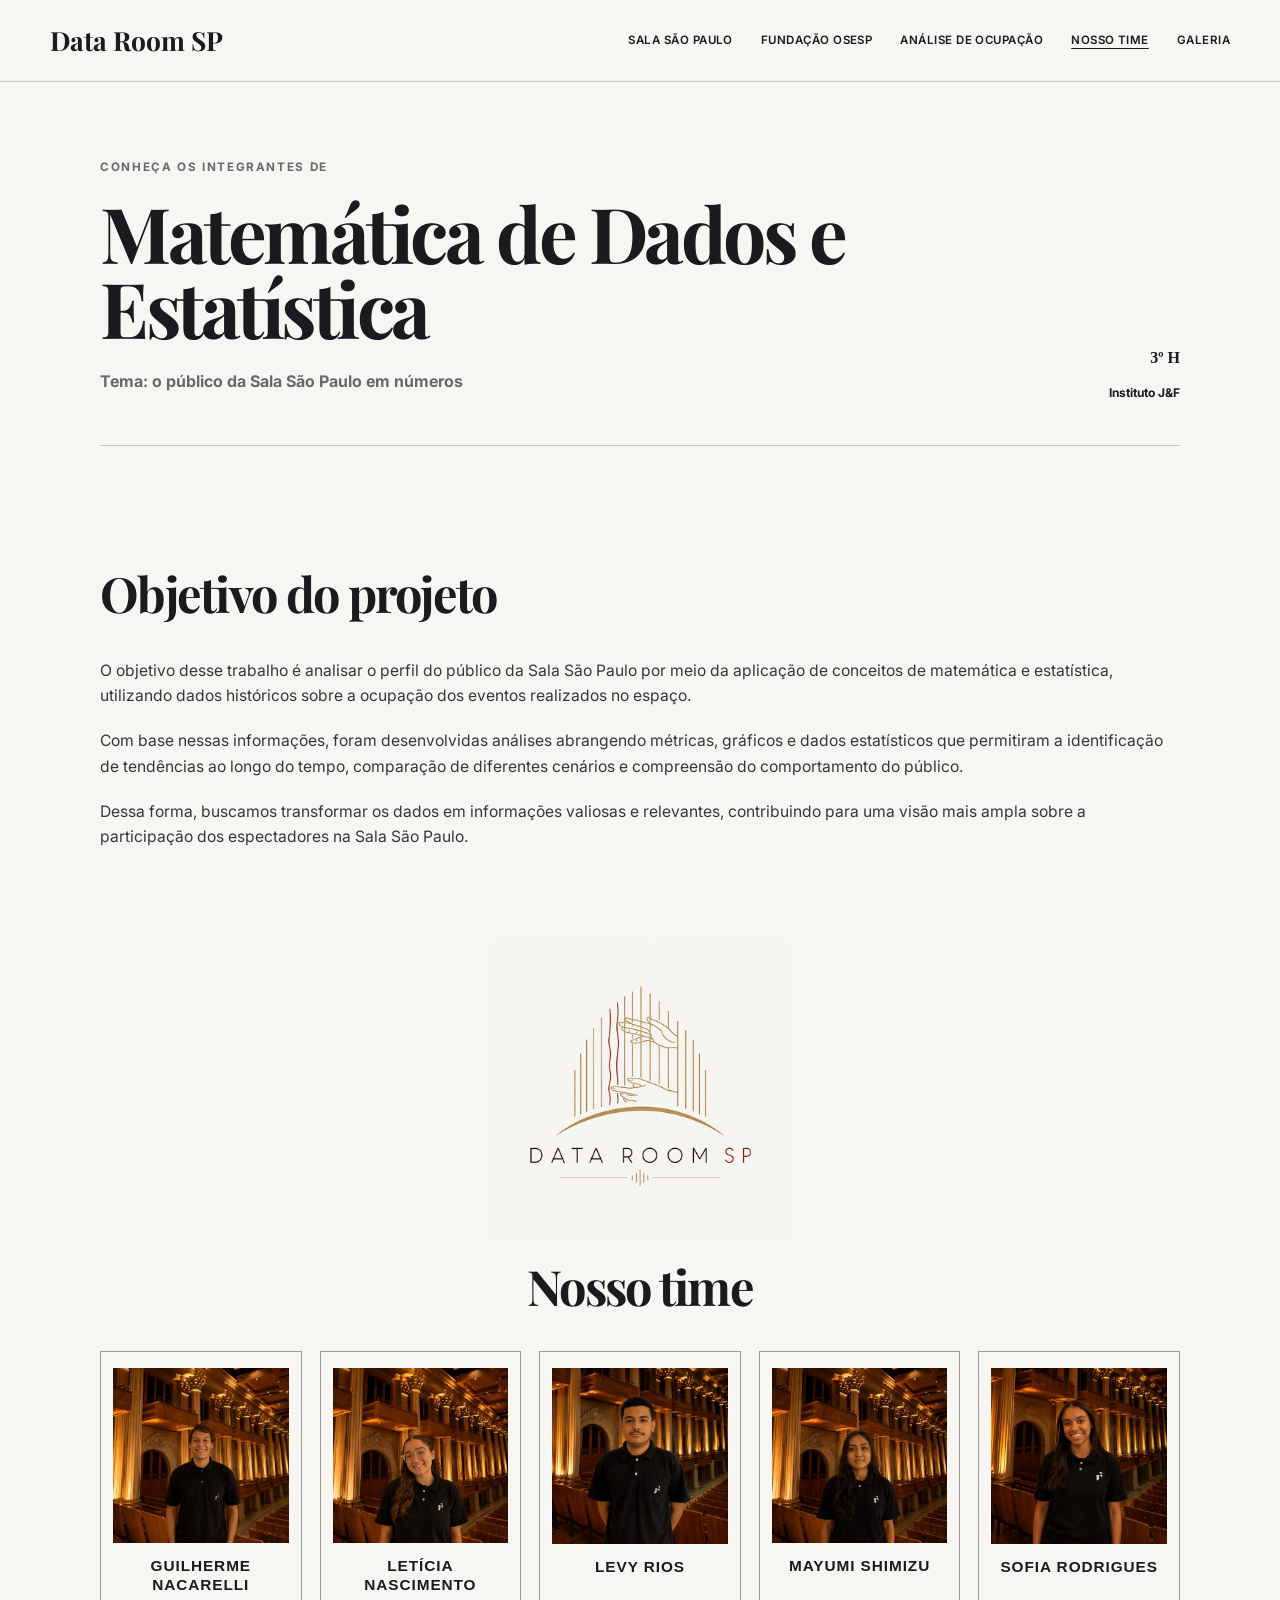
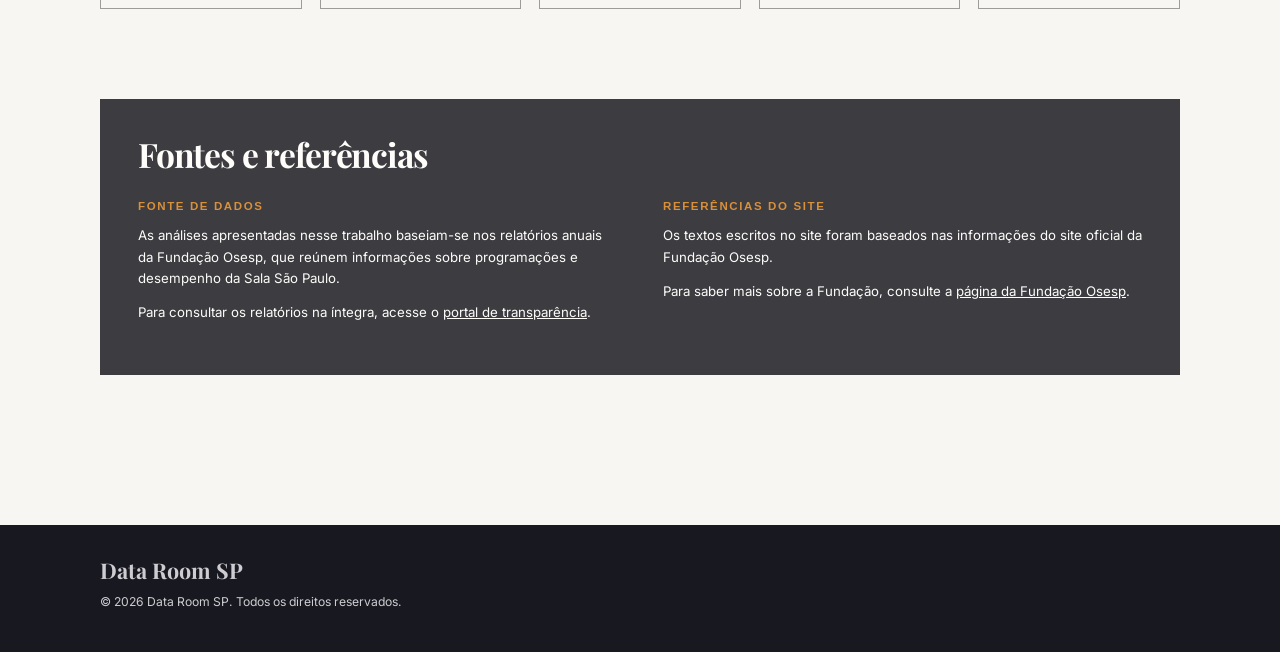
<file: nosso-time.html>
<!doctype html>
<html lang="pt-BR">
<head>
  <meta charset="utf-8">
  <meta name="viewport" content="width=device-width, initial-scale=1">
  <meta name="description" content="Conheça o time por trás da análise do público da Sala São Paulo.">
  <title>Nosso Time — Data Room SP</title>
  <link rel="stylesheet" href="styles.css">
  <link rel="icon" href="data:,">
</head>
<body>
  <header class="site-header"><div class="header-inner"><a class="brand" href="sala-sao-paulo.html">Data Room SP</a><nav class="site-nav" aria-label="Navegação principal"><a href="sala-sao-paulo.html">Sala São Paulo</a><a href="fundacao-osesp.html">Fundação Osesp</a><a href="index.html">Análise de Ocupação</a><a href="nosso-time.html" aria-current="page">Nosso Time</a><a href="galeria.html">Galeria</a></nav></div></header>
  <main class="page-main">
    <section class="page-hero container"><div class="hero-grid"><div><p class="eyebrow">Conheça os integrantes de</p><h1>Matemática de Dados e Estatística</h1><p class="hero-subtitle">Tema: o público da Sala São Paulo em números</p></div><div class="hero-aside"><strong>3º H</strong>Instituto J&amp;F</div></div><hr class="rule"></section>
    <section class="section container"><h2>Objetivo do projeto</h2><div class="body-copy"><p>O objetivo desse trabalho é analisar o perfil do público da Sala São Paulo por meio da aplicação de conceitos de matemática e estatística, utilizando dados históricos sobre a ocupação dos eventos realizados no espaço.</p><p>Com base nessas informações, foram desenvolvidas análises abrangendo métricas, gráficos e dados estatísticos que permitiram a identificação de tendências ao longo do tempo, comparação de diferentes cenários e compreensão do comportamento do público.</p><p>Dessa forma, buscamos transformar os dados em informações valiosas e relevantes, contribuindo para uma visão mais ampla sobre a participação dos espectadores na Sala São Paulo.</p></div></section>
    <section class="section container"><div class="team-section-heading"><img class="team-logo" src="assets/time/logo-data-room-sp.png" alt="Logo Data Room SP" loading="lazy" decoding="async"><h2>Nosso time</h2></div><div class="team-grid" style="margin-top:40px"><article class="team-card"><img class="team-photo" src="assets/time/guilherme-nacarelli.jpg" alt="Retrato de Guilherme Nacarelli" loading="lazy" decoding="async"><h3>Guilherme Nacarelli</h3></article><article class="team-card"><img class="team-photo" src="assets/time/leticia-nascimento.jpg" alt="Retrato de Letícia Nascimento" loading="lazy" decoding="async"><h3>Letícia Nascimento</h3></article><article class="team-card"><img class="team-photo" src="assets/time/levy-rios.jpg" alt="Retrato de Levy Rios" loading="lazy" decoding="async"><h3>Levy Rios</h3></article><article class="team-card"><img class="team-photo" src="assets/time/mayumi-shimizu.jpg" alt="Retrato de Mayumi Shimizu" loading="lazy" decoding="async"><h3>Mayumi Shimizu</h3></article><article class="team-card"><img class="team-photo" src="assets/time/sofia-rodrigues.jpg" alt="Retrato de Sofia Rodrigues" loading="lazy" decoding="async"><h3>Sofia Rodrigues</h3></article></div></section>
    <section class="section container"><div class="reference-box"><h2>Fontes e referências</h2><div class="reference-grid"><div><h3>Fonte de dados</h3><p>As análises apresentadas nesse trabalho baseiam-se nos relatórios anuais da Fundação Osesp, que reúnem informações sobre programações e desempenho da Sala São Paulo.</p><p>Para consultar os relatórios na íntegra, acesse o <a href="https://fundacao-osesp.art.br/fosesp/pt/transparencia/balanco-diario-oficial" target="_blank" rel="noopener noreferrer">portal de transparência</a>.</p></div><div><h3>Referências do site</h3><p>Os textos escritos no site foram baseados nas informações do site oficial da Fundação Osesp.</p><p>Para saber mais sobre a Fundação, consulte a <a href="https://fundacao-osesp.art.br/fosesp/pt/" target="_blank" rel="noopener noreferrer">página da Fundação Osesp</a>.</p></div></div></div></section>
  </main>
  <footer class="site-footer"><div class="container"><a class="brand" href="sala-sao-paulo.html">Data Room SP</a><p>© 2026 Data Room SP. Todos os direitos reservados.</p></div></footer>
</body>
</html>
</file>
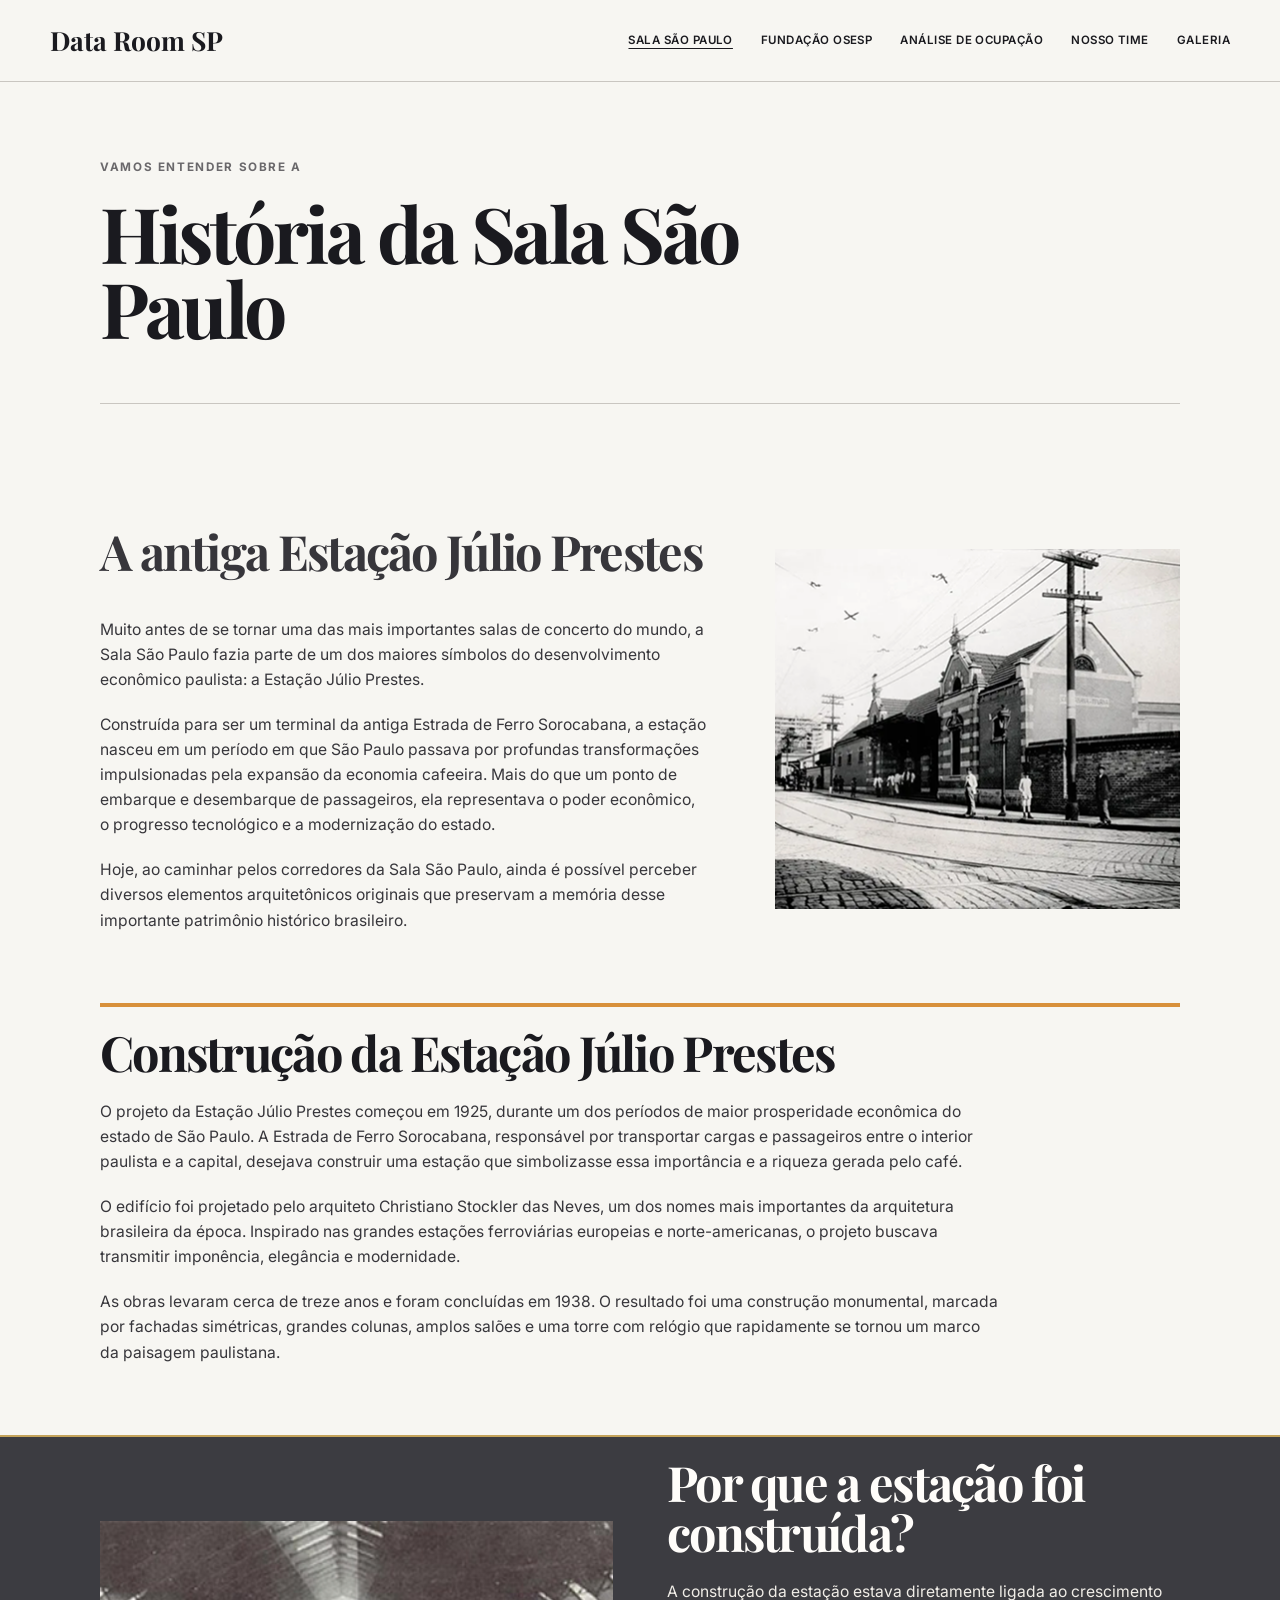
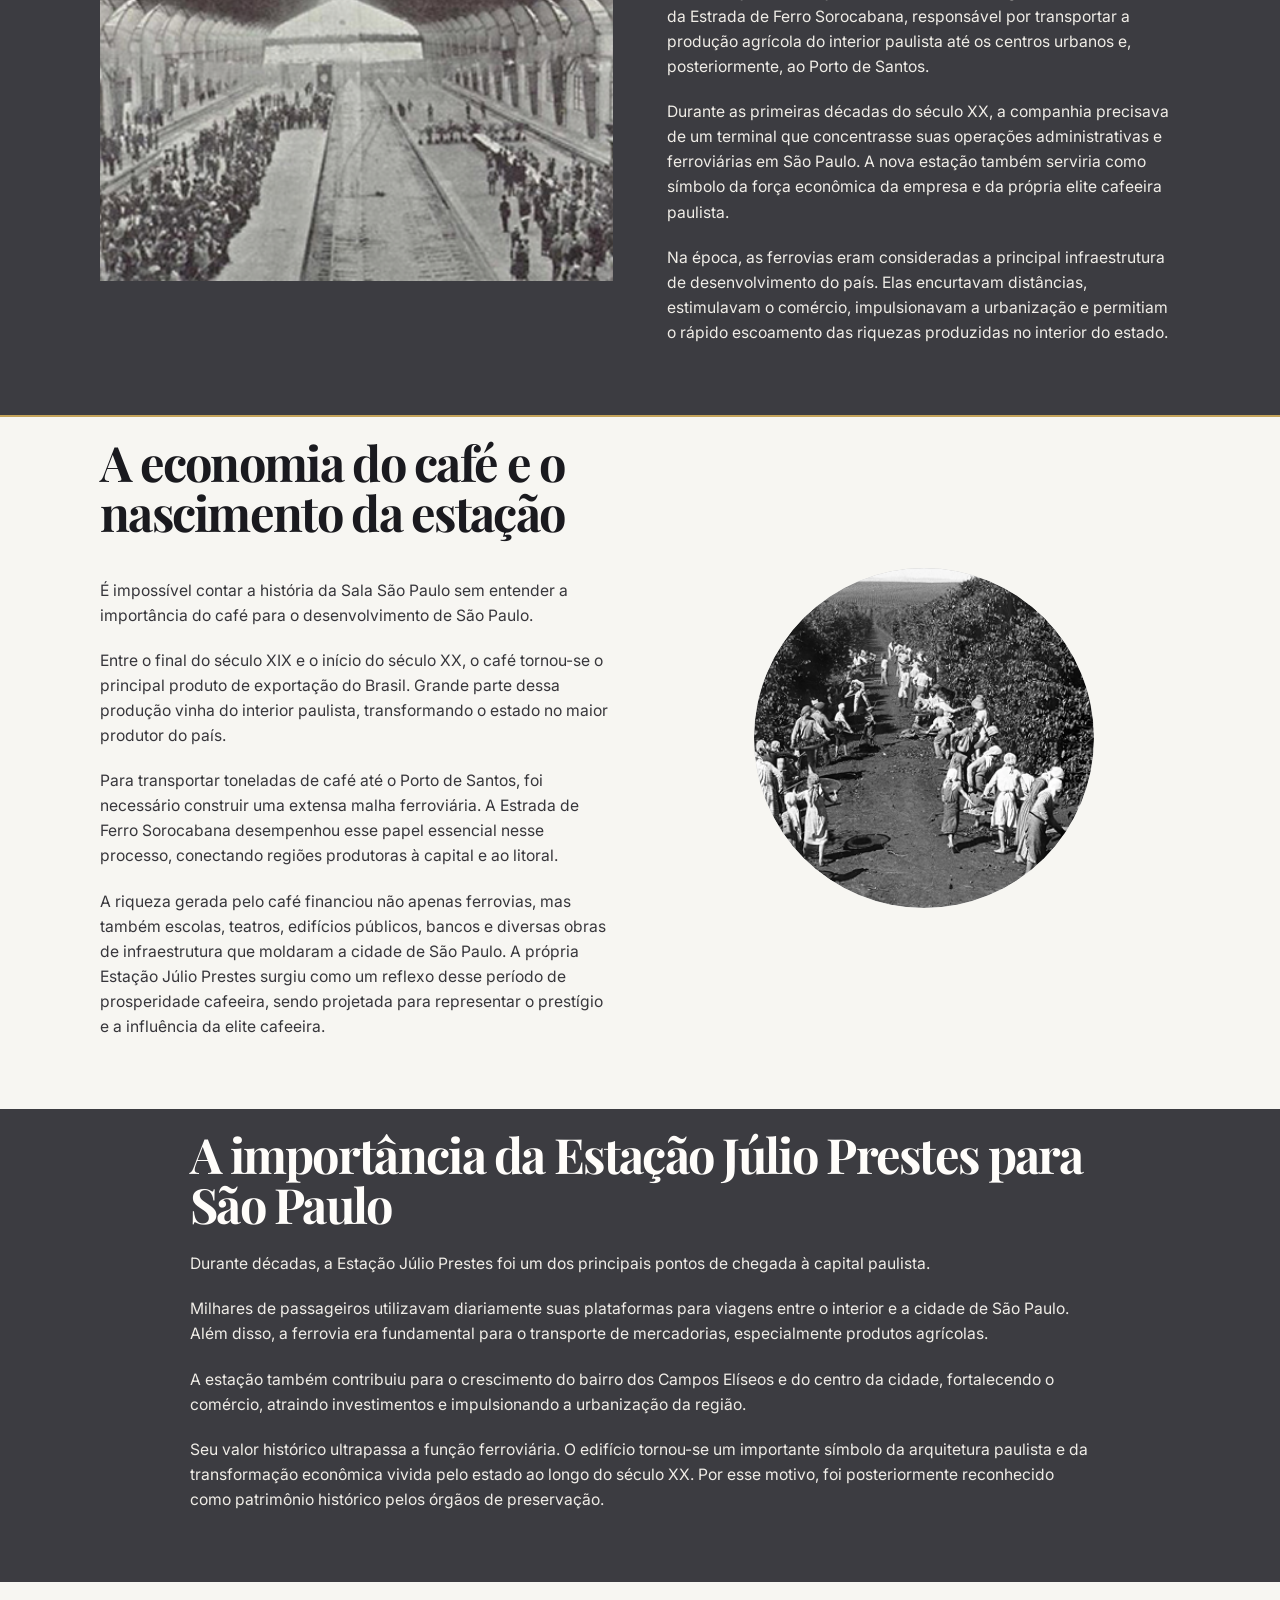
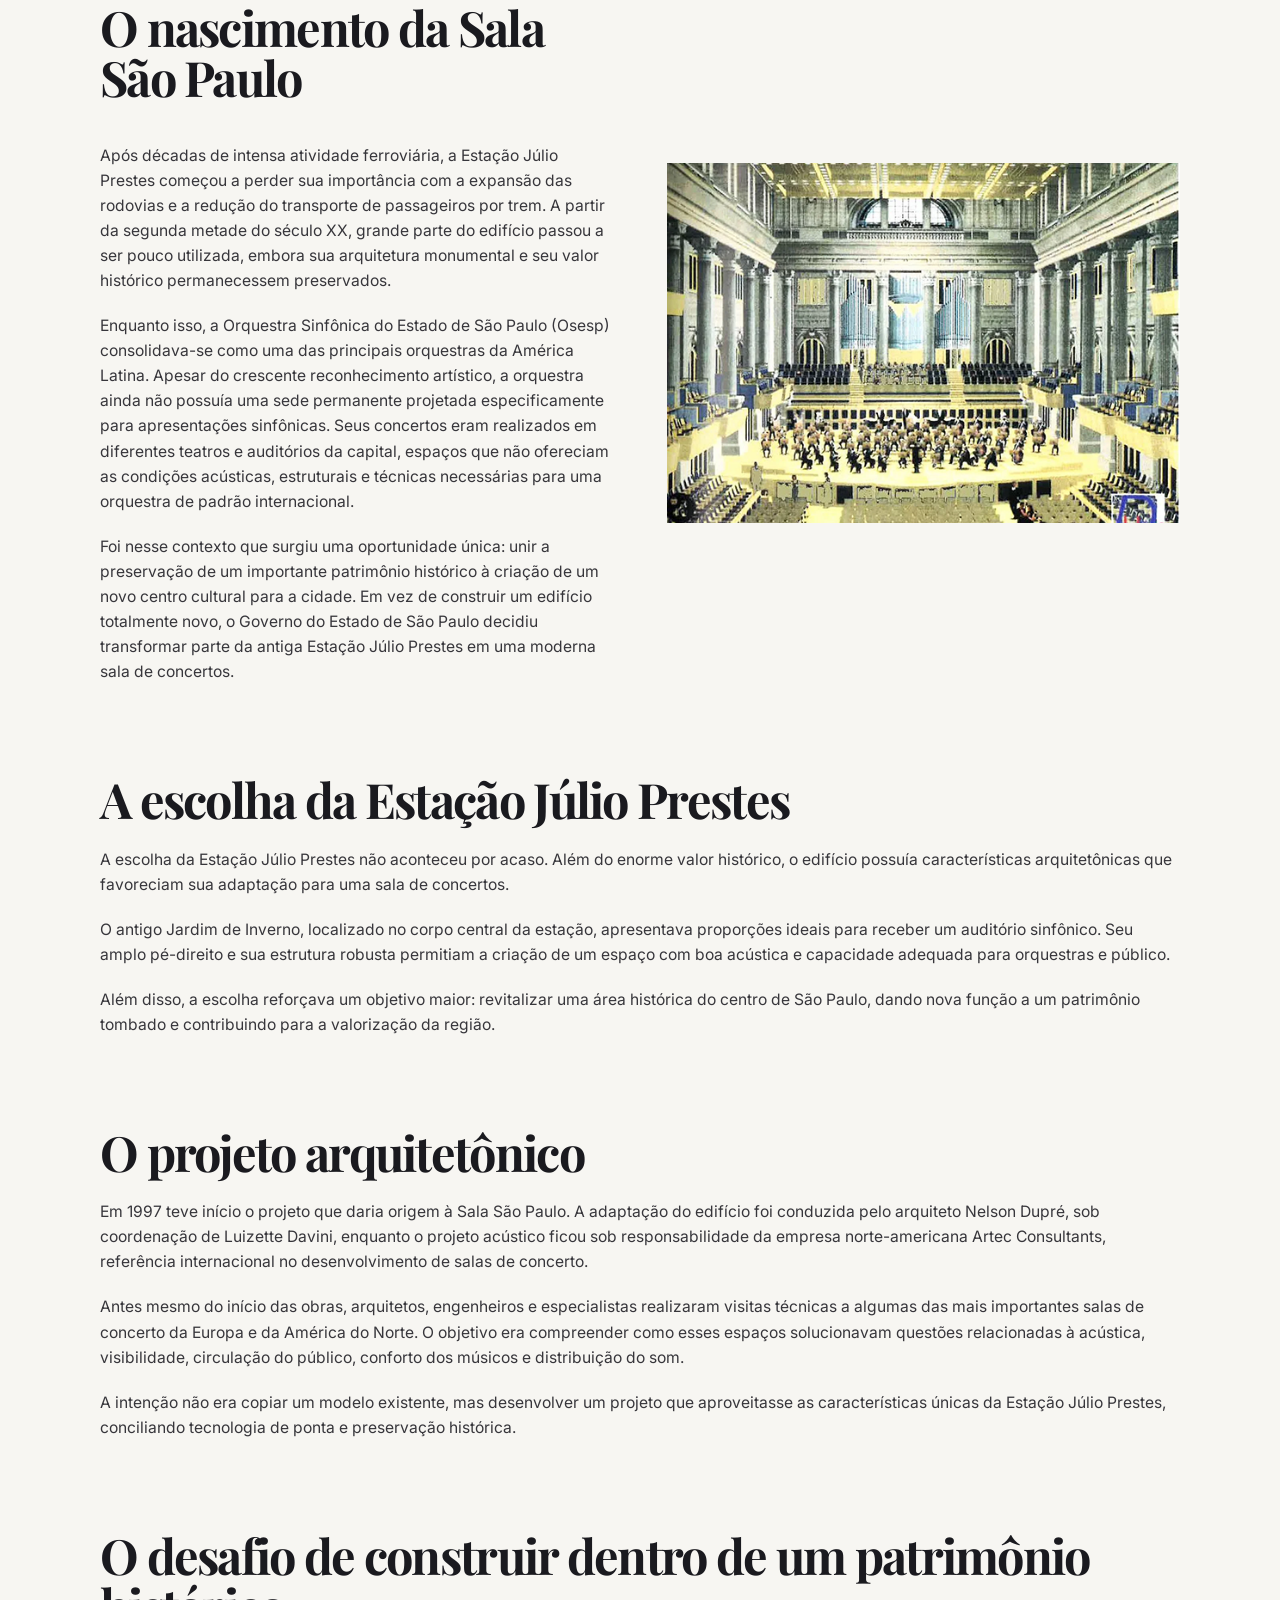
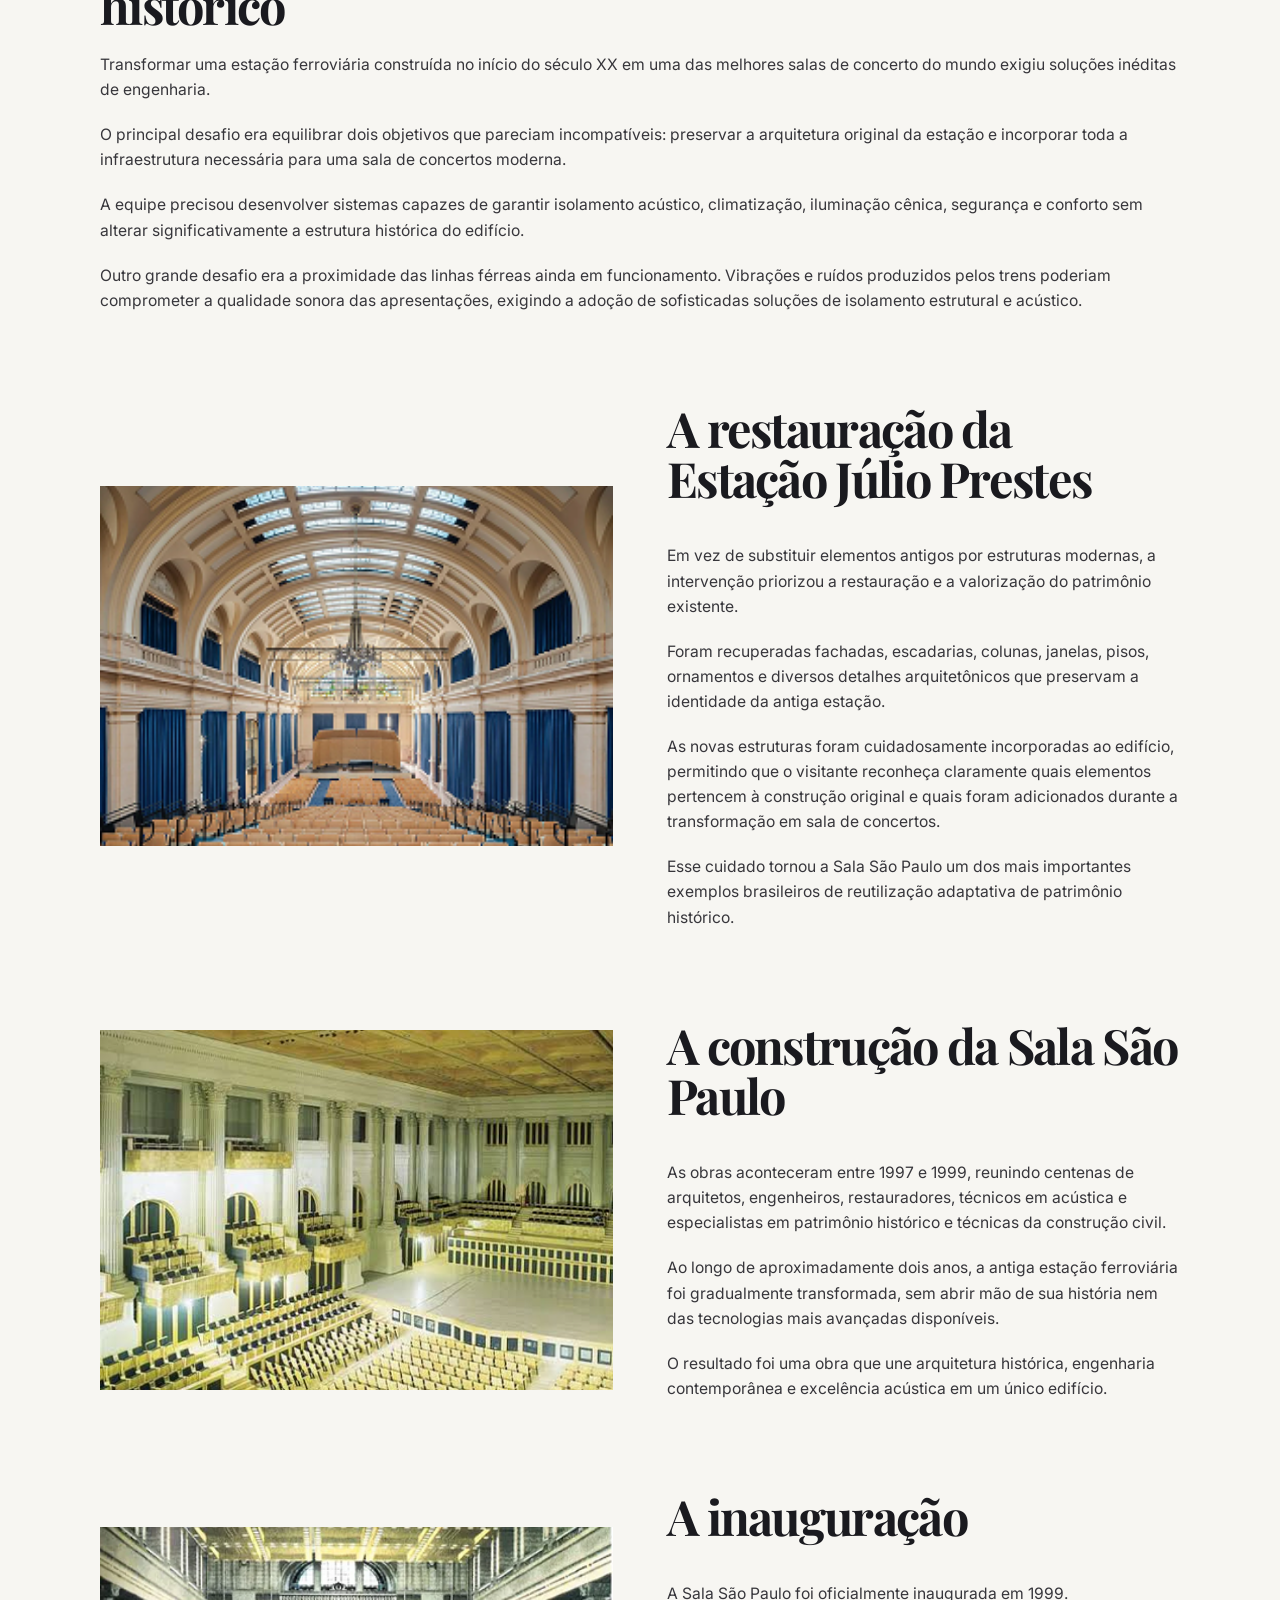
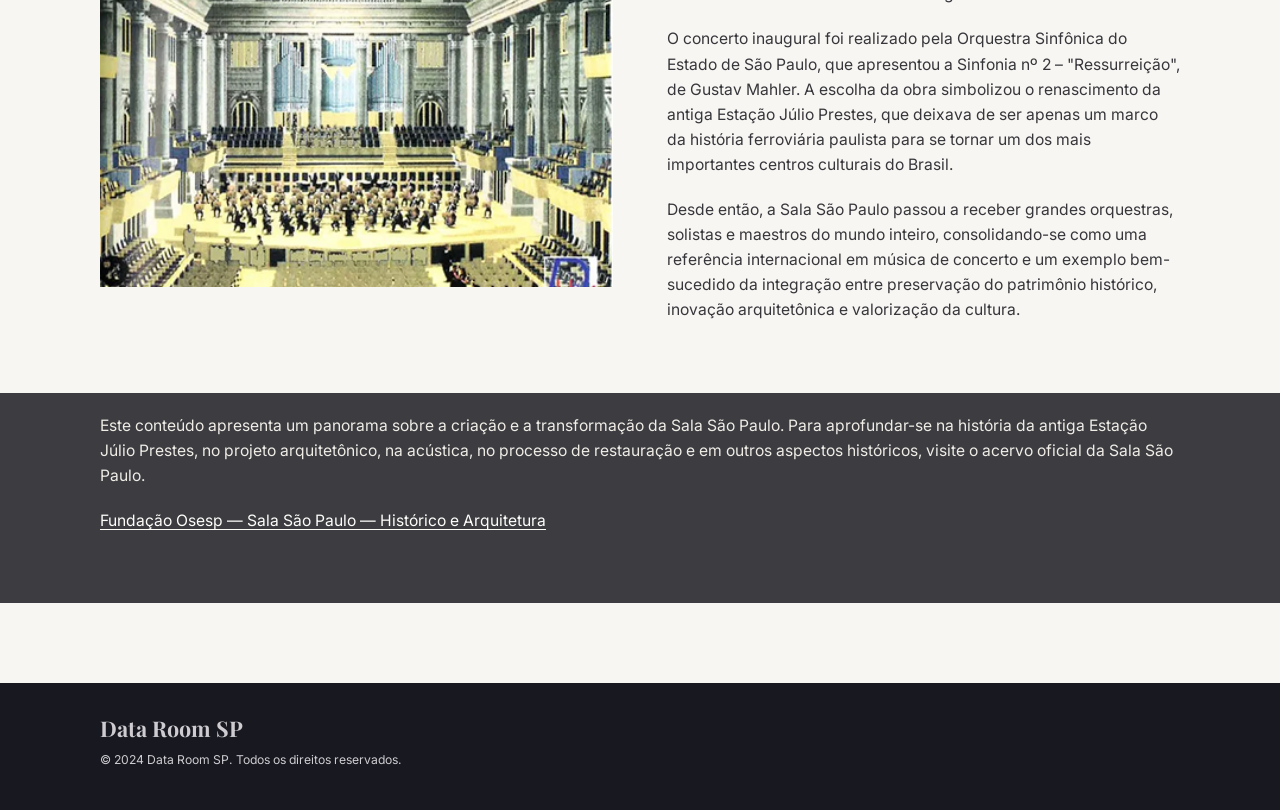
<file: sala-sao-paulo.html>
<!doctype html>
<html lang="pt-BR">
<head>
  <meta charset="utf-8">
  <meta name="viewport" content="width=device-width, initial-scale=1">
  <meta name="description" content="A história da Sala São Paulo e da antiga Estação Júlio Prestes.">
  <title>História da Sala São Paulo — Data Room SP</title>
  <link rel="stylesheet" href="styles.css">
  <link rel="icon" href="data:,">
</head>
<body>
  <header class="site-header"><div class="header-inner"><a class="brand" href="sala-sao-paulo.html">Data Room SP</a><nav class="site-nav" aria-label="Navegação principal"><a href="sala-sao-paulo.html" aria-current="page">Sala São Paulo</a><a href="fundacao-osesp.html">Fundação Osesp</a><a href="index.html">Análise de Ocupação</a><a href="nosso-time.html">Nosso Time</a><a href="galeria.html">Galeria</a></nav></div></header>
  <main class="page-main">
    <section class="page-hero container"><div class="hero-grid"><div><p class="eyebrow">Vamos entender sobre a</p><h1>História da Sala São Paulo</h1></div></div><hr class="rule"></section>

    <section class="section container"><div class="split-wide"><div class="body-copy"><h2>A antiga Estação Júlio Prestes</h2><p>Muito antes de se tornar uma das mais importantes salas de concerto do mundo, a Sala São Paulo fazia parte de um dos maiores símbolos do desenvolvimento econômico paulista: a Estação Júlio Prestes.</p><p>Construída para ser um terminal da antiga Estrada de Ferro Sorocabana, a estação nasceu em um período em que São Paulo passava por profundas transformações impulsionadas pela expansão da economia cafeeira. Mais do que um ponto de embarque e desembarque de passageiros, ela representava o poder econômico, o progresso tecnológico e a modernização do estado.</p><p>Hoje, ao caminhar pelos corredores da Sala São Paulo, ainda é possível perceber diversos elementos arquitetônicos originais que preservam a memória desse importante patrimônio histórico brasileiro.</p></div><figure class="story-photo"><img src="assets/historia/julio-prestes.png" alt="Imagem histórica da Estação Júlio Prestes" loading="lazy" decoding="async"></figure></div></section>

    <section class="section container orange-line"><h2 class="section-title">Construção da Estação Júlio Prestes</h2><div class="body-copy narrow"><p>O projeto da Estação Júlio Prestes começou em 1925, durante um dos períodos de maior prosperidade econômica do estado de São Paulo. A Estrada de Ferro Sorocabana, responsável por transportar cargas e passageiros entre o interior paulista e a capital, desejava construir uma estação que simbolizasse essa importância e a riqueza gerada pelo café.</p><p>O edifício foi projetado pelo arquiteto Christiano Stockler das Neves, um dos nomes mais importantes da arquitetura brasileira da época. Inspirado nas grandes estações ferroviárias europeias e norte-americanas, o projeto buscava transmitir imponência, elegância e modernidade.</p><p>As obras levaram cerca de treze anos e foram concluídas em 1938. O resultado foi uma construção monumental, marcada por fachadas simétricas, grandes colunas, amplos salões e uma torre com relógio que rapidamente se tornou um marco da paisagem paulistana.</p></div></section>

    <section class="section dark-band gold-frame"><div class="container split"><figure class="story-photo"><img src="assets/historia/por-que-a-estacao-foi-construida.png" alt="Imagem histórica sobre a construção da Estação Júlio Prestes" loading="lazy" decoding="async"></figure><div><h2>Por que a estação foi construída?</h2><div class="body-copy"><p>A construção da estação estava diretamente ligada ao crescimento da Estrada de Ferro Sorocabana, responsável por transportar a produção agrícola do interior paulista até os centros urbanos e, posteriormente, ao Porto de Santos.</p><p>Durante as primeiras décadas do século XX, a companhia precisava de um terminal que concentrasse suas operações administrativas e ferroviárias em São Paulo. A nova estação também serviria como símbolo da força econômica da empresa e da própria elite cafeeira paulista.</p><p>Na época, as ferrovias eram consideradas a principal infraestrutura de desenvolvimento do país. Elas encurtavam distâncias, estimulavam o comércio, impulsionavam a urbanização e permitiam o rápido escoamento das riquezas produzidas no interior do estado.</p></div></div></div></section>

    <section class="section container"><div class="split"><div><h2>A economia do café e o nascimento da estação</h2><div class="body-copy"><p>É impossível contar a história da Sala São Paulo sem entender a importância do café para o desenvolvimento de São Paulo.</p><p>Entre o final do século XIX e o início do século XX, o café tornou-se o principal produto de exportação do Brasil. Grande parte dessa produção vinha do interior paulista, transformando o estado no maior produtor do país.</p><p>Para transportar toneladas de café até o Porto de Santos, foi necessário construir uma extensa malha ferroviária. A Estrada de Ferro Sorocabana desempenhou esse papel essencial nesse processo, conectando regiões produtoras à capital e ao litoral.</p><p>A riqueza gerada pelo café financiou não apenas ferrovias, mas também escolas, teatros, edifícios públicos, bancos e diversas obras de infraestrutura que moldaram a cidade de São Paulo. A própria Estação Júlio Prestes surgiu como um reflexo desse período de prosperidade cafeeira, sendo projetada para representar o prestígio e a influência da elite cafeeira.</p></div></div><figure class="story-photo circle"><img src="assets/historia/economia-do-cafe.png" alt="Imagem histórica sobre a economia do café e a expansão ferroviária" loading="lazy" decoding="async"></figure></div></section>

    <section class="section dark-band"><div class="container narrow"><h2>A importância da Estação Júlio Prestes para São Paulo</h2><div class="body-copy"><p>Durante décadas, a Estação Júlio Prestes foi um dos principais pontos de chegada à capital paulista.</p><p>Milhares de passageiros utilizavam diariamente suas plataformas para viagens entre o interior e a cidade de São Paulo. Além disso, a ferrovia era fundamental para o transporte de mercadorias, especialmente produtos agrícolas.</p><p>A estação também contribuiu para o crescimento do bairro dos Campos Elíseos e do centro da cidade, fortalecendo o comércio, atraindo investimentos e impulsionando a urbanização da região.</p><p>Seu valor histórico ultrapassa a função ferroviária. O edifício tornou-se um importante símbolo da arquitetura paulista e da transformação econômica vivida pelo estado ao longo do século XX. Por esse motivo, foi posteriormente reconhecido como patrimônio histórico pelos órgãos de preservação.</p></div></div></section>

    <section class="section container"><div class="split"><div><h2>O nascimento da Sala São Paulo</h2><div class="body-copy"><p>Após décadas de intensa atividade ferroviária, a Estação Júlio Prestes começou a perder sua importância com a expansão das rodovias e a redução do transporte de passageiros por trem. A partir da segunda metade do século XX, grande parte do edifício passou a ser pouco utilizada, embora sua arquitetura monumental e seu valor histórico permanecessem preservados.</p><p>Enquanto isso, a Orquestra Sinfônica do Estado de São Paulo (Osesp) consolidava-se como uma das principais orquestras da América Latina. Apesar do crescente reconhecimento artístico, a orquestra ainda não possuía uma sede permanente projetada especificamente para apresentações sinfônicas. Seus concertos eram realizados em diferentes teatros e auditórios da capital, espaços que não ofereciam as condições acústicas, estruturais e técnicas necessárias para uma orquestra de padrão internacional.</p><p>Foi nesse contexto que surgiu uma oportunidade única: unir a preservação de um importante patrimônio histórico à criação de um novo centro cultural para a cidade. Em vez de construir um edifício totalmente novo, o Governo do Estado de São Paulo decidiu transformar parte da antiga Estação Júlio Prestes em uma moderna sala de concertos.</p></div></div><figure class="story-photo"><img src="assets/historia/nascimento-da-sala-sao-paulo.png" alt="Imagem histórica sobre o nascimento da Sala São Paulo" loading="lazy" decoding="async"></figure></div></section>

    <section class="section container story-section"><h2>A escolha da Estação Júlio Prestes</h2><div class="body-copy"><p>A escolha da Estação Júlio Prestes não aconteceu por acaso. Além do enorme valor histórico, o edifício possuía características arquitetônicas que favoreciam sua adaptação para uma sala de concertos.</p><p>O antigo Jardim de Inverno, localizado no corpo central da estação, apresentava proporções ideais para receber um auditório sinfônico. Seu amplo pé-direito e sua estrutura robusta permitiam a criação de um espaço com boa acústica e capacidade adequada para orquestras e público.</p><p>Além disso, a escolha reforçava um objetivo maior: revitalizar uma área histórica do centro de São Paulo, dando nova função a um patrimônio tombado e contribuindo para a valorização da região.</p></div></section>

    <section class="section container story-section"><h2>O projeto arquitetônico</h2><div class="body-copy"><p>Em 1997 teve início o projeto que daria origem à Sala São Paulo. A adaptação do edifício foi conduzida pelo arquiteto Nelson Dupré, sob coordenação de Luizette Davini, enquanto o projeto acústico ficou sob responsabilidade da empresa norte-americana Artec Consultants, referência internacional no desenvolvimento de salas de concerto.</p><p>Antes mesmo do início das obras, arquitetos, engenheiros e especialistas realizaram visitas técnicas a algumas das mais importantes salas de concerto da Europa e da América do Norte. O objetivo era compreender como esses espaços solucionavam questões relacionadas à acústica, visibilidade, circulação do público, conforto dos músicos e distribuição do som.</p><p>A intenção não era copiar um modelo existente, mas desenvolver um projeto que aproveitasse as características únicas da Estação Júlio Prestes, conciliando tecnologia de ponta e preservação histórica.</p></div></section>

    <section class="section container story-section"><h2>O desafio de construir dentro de um patrimônio histórico</h2><div class="body-copy"><p>Transformar uma estação ferroviária construída no início do século XX em uma das melhores salas de concerto do mundo exigiu soluções inéditas de engenharia.</p><p>O principal desafio era equilibrar dois objetivos que pareciam incompatíveis: preservar a arquitetura original da estação e incorporar toda a infraestrutura necessária para uma sala de concertos moderna.</p><p>A equipe precisou desenvolver sistemas capazes de garantir isolamento acústico, climatização, iluminação cênica, segurança e conforto sem alterar significativamente a estrutura histórica do edifício.</p><p>Outro grande desafio era a proximidade das linhas férreas ainda em funcionamento. Vibrações e ruídos produzidos pelos trens poderiam comprometer a qualidade sonora das apresentações, exigindo a adoção de sofisticadas soluções de isolamento estrutural e acústico.</p></div></section>

    <section class="section container"><div class="split"><figure class="story-photo"><img src="assets/historia/restauracao-julio-prestes.png" alt="Imagem histórica da restauração da Estação Júlio Prestes" loading="lazy" decoding="async"></figure><div><h2>A restauração da Estação Júlio Prestes</h2><div class="body-copy"><p>Em vez de substituir elementos antigos por estruturas modernas, a intervenção priorizou a restauração e a valorização do patrimônio existente.</p><p>Foram recuperadas fachadas, escadarias, colunas, janelas, pisos, ornamentos e diversos detalhes arquitetônicos que preservam a identidade da antiga estação.</p><p>As novas estruturas foram cuidadosamente incorporadas ao edifício, permitindo que o visitante reconheça claramente quais elementos pertencem à construção original e quais foram adicionados durante a transformação em sala de concertos.</p><p>Esse cuidado tornou a Sala São Paulo um dos mais importantes exemplos brasileiros de reutilização adaptativa de patrimônio histórico.</p></div></div></div></section>

    <section class="section container"><div class="split"><figure class="story-photo"><img src="assets/historia/construcao-da-sala-sao-paulo.png" alt="Imagem histórica da construção da Sala São Paulo" loading="lazy" decoding="async"></figure><div><h2>A construção da Sala São Paulo</h2><div class="body-copy"><p>As obras aconteceram entre 1997 e 1999, reunindo centenas de arquitetos, engenheiros, restauradores, técnicos em acústica e especialistas em patrimônio histórico e técnicas da construção civil.</p><p>Ao longo de aproximadamente dois anos, a antiga estação ferroviária foi gradualmente transformada, sem abrir mão de sua história nem das tecnologias mais avançadas disponíveis.</p><p>O resultado foi uma obra que une arquitetura histórica, engenharia contemporânea e excelência acústica em um único edifício.</p></div></div></div></section>

    <section class="section container"><div class="split"><figure class="story-photo"><img src="assets/historia/a-inauguracao.png" alt="Imagem histórica da inauguração da Sala São Paulo" loading="lazy" decoding="async"></figure><div><h2>A inauguração</h2><div class="body-copy"><p>A Sala São Paulo foi oficialmente inaugurada em 1999.</p><p>O concerto inaugural foi realizado pela Orquestra Sinfônica do Estado de São Paulo, que apresentou a Sinfonia nº 2 – "Ressurreição", de Gustav Mahler. A escolha da obra simbolizou o renascimento da antiga Estação Júlio Prestes, que deixava de ser apenas um marco da história ferroviária paulista para se tornar um dos mais importantes centros culturais do Brasil.</p><p>Desde então, a Sala São Paulo passou a receber grandes orquestras, solistas e maestros do mundo inteiro, consolidando-se como uma referência internacional em música de concerto e um exemplo bem-sucedido da integração entre preservação do patrimônio histórico, inovação arquitetônica e valorização da cultura.</p></div></div></div></section>

    <section class="section dark-band"><div class="container"><div class="body-copy"><p>Este conteúdo apresenta um panorama sobre a criação e a transformação da Sala São Paulo. Para aprofundar-se na história da antiga Estação Júlio Prestes, no projeto arquitetônico, na acústica, no processo de restauração e em outros aspectos históricos, visite o acervo oficial da Sala São Paulo.</p><p><a href="https://www.salasaopaulo.art.br/" style="text-decoration: underline; text-underline-offset: 3px;">Fundação Osesp — Sala São Paulo — Histórico e Arquitetura</a></p></div></div></section>
  </main>
  <footer class="site-footer"><div class="container"><a class="brand" href="sala-sao-paulo.html">Data Room SP</a><p>© 2024 Data Room SP. Todos os direitos reservados.</p></div></footer>
</body>
</html>
</file>
<file: styles.css>
@import url("https://fonts.googleapis.com/css2?family=Inter:wght@400;600;700&family=Playfair+Display:wght@700&display=swap");

:root {
  --paper: #f7f6f2;
  --ink: #1a1a1f;
  --charcoal: #3c3c41;
  --night: #171820;
  --orange: #d8903b;
  --gold: #c4a35a;
  --line: #c9c6c1;
  --muted: #6a686b;
  --white: #fffdfa;
  --soft: #ebe8e2;
  --green: #4d866f;
  --red: #b95d53;
}

* { box-sizing: border-box; }
html { scroll-behavior: smooth; }
body { margin: 0; color: var(--ink); background: var(--paper); font-family: Inter, Arial, Helvetica, sans-serif; line-height: 1.6; }
a { color: inherit; }
img { max-width: 100%; display: block; }
h1, h2, h3, h4, .brand, .number { font-family: "Playfair Display", Georgia, "Times New Roman", serif; font-weight: 700; }
h1, h2, h3, h4, p { margin-top: 0; }
h1 { font-size: clamp(2.6rem, 6vw, 5.4rem); line-height: .98; letter-spacing: -.045em; }
h2 { font-size: clamp(2rem, 3.8vw, 3.25rem); line-height: 1.03; letter-spacing: -.035em; }
h3 { font-size: clamp(1.35rem, 2.2vw, 2rem); line-height: 1.1; }

.site-header { min-height: 82px; display: flex; align-items: center; border-bottom: 1px solid var(--line); background: var(--paper); }
.header-inner { width: min(1180px, calc(100% - 64px)); margin: 0 auto; display: flex; align-items: center; justify-content: space-between; gap: 32px; }
.brand { font-size: 1.65rem; text-decoration: none; white-space: nowrap; }
.site-nav { display: flex; flex-wrap: wrap; justify-content: flex-end; gap: 12px 28px; font-family: Inter, Arial, sans-serif; font-size: .72rem; font-weight: 600; letter-spacing: .04em; text-transform: uppercase; }
.site-nav a { text-decoration: none; padding: 5px 0; }
.site-nav a:hover, .site-nav a[aria-current="page"] { text-decoration: underline; text-underline-offset: 4px; }

.page-main { overflow: hidden; }
.container { width: min(1080px, calc(100% - 96px)); margin: 0 auto; }
.narrow { max-width: 900px; }
.eyebrow { margin-bottom: 18px; color: var(--muted); font-size: .73rem; letter-spacing: .14em; text-transform: uppercase; font-weight: 700; }
.meta-note { color: var(--muted); font-size: .78rem; letter-spacing: .05em; }
.rule { border: 0; border-top: 1px solid var(--line); margin: 34px 0 52px; }
.section { padding: 70px 0; }
.section + .section { padding-top: 20px; }
.section-title { margin-bottom: 22px; }
.section-title small { display: block; margin-top: 8px; color: var(--muted); font: 700 .72rem/1.3 Arial, Helvetica, sans-serif; letter-spacing: .13em; text-transform: uppercase; }
.body-copy { color: #37363b; font-size: .98rem; }
.body-copy p { margin-bottom: 20px; }
.body-copy p:last-child { margin-bottom: 0; }

.page-hero { padding: 76px 0 0; }
.page-hero .hero-grid { display: grid; grid-template-columns: 1fr auto; gap: 48px; align-items: end; }
.page-hero h1 { max-width: 820px; margin-bottom: 24px; }
.hero-aside { min-width: 130px; padding-bottom: 9px; text-align: right; font-size: .75rem; font-weight: 700; }
.hero-aside strong { display: block; margin-bottom: 12px; font-family: Georgia, serif; font-size: 1rem; }
.hero-subtitle { color: var(--muted); font-weight: 700; }

.dark-band { color: var(--white); background: var(--charcoal); }
.dark-band.gold-frame { border-top: 2px solid var(--gold); border-bottom: 2px solid var(--gold); }
.dark-band h2 { color: var(--white); margin-bottom: 22px; }
.dark-band .body-copy, .dark-band .section-title small { color: #f0ede7; }
.dark-band a { color: var(--white); }
.dark-band .container.narrow { max-width: 900px; }
.dark-card .body-copy, .mission-card .body-copy { color: #f0ede7; }
.mission-card { padding: 40px; color: var(--white); background: var(--charcoal); }
.fundacao-hero { position: relative; min-height: 480px; display: grid; place-items: center; overflow: hidden; color: var(--white); background: var(--charcoal); }
.fundacao-hero::after { content: ""; position: absolute; inset: 0; background: linear-gradient(180deg, #17182022 20%, #171820dd 100%); }
.fundacao-hero img { position: absolute; inset: 0; width: 100%; height: 100%; object-fit: cover; }
.fundacao-hero .container { position: relative; z-index: 1; }
.fundacao-hero .eyebrow { color: #f0ede7; }
.fundacao-hero-content { padding: 190px 0 72px; text-align: center; }
.fundacao-photo { min-width: 0; margin: 0; overflow: hidden; background: #d7d7d7; }
.fundacao-photo img { display: block; width: 100%; height: 100%; min-height: 280px; object-fit: cover; }
.fundacao-history { width: min(1380px, calc(100% - 96px)); margin: 0 auto; }
.fundacao-history-heading { margin-bottom: 68px; }
.fundacao-history-heading .eyebrow { margin-bottom: 0; color: var(--orange); font-size: 1rem; }
.fundacao-history-intro { display: grid; grid-template-columns: 1.1fr .8fr; gap: 64px; align-items: start; }
.fundacao-history-copy { color: #55535a; font-weight: 700; }
.fundacao-history-copy p { margin-bottom: 32px; }
.fundacao-history-copy p:last-child { margin-bottom: 0; }
.fundacao-history-lead { max-width: none; margin: 52px 0; color: #55535a; font-weight: 700; }
.fundacao-history-close { display: grid; grid-template-columns: .9fr 1.1fr; gap: 72px; align-items: start; }
.fundacao-history .fundacao-photo img { min-height: 0; height: auto; object-fit: contain; }
.fundacao-history figcaption { padding: 9px 2px; color: var(--muted); background: transparent; font-size: .68rem; letter-spacing: .16em; text-transform: uppercase; }
.fundacao-location .fundacao-photo img { min-height: 340px; }
.orange-band { background: var(--orange); }
.orange-band h2 { margin-bottom: 76px; }
.orange-band .split { align-items: start; }
.orange-band .split h3 { margin-bottom: 34px; font: 700 1.5rem/1.1 Arial, Helvetica, sans-serif; letter-spacing: .04em; text-transform: uppercase; }
.orange-band .split p { max-width: 620px; margin-bottom: 0; font-weight: 700; }
.orange-line { border-top: 4px solid var(--orange); }
.side-block { position: relative; }
.side-block::before, .side-block::after { content: ""; position: absolute; top: 28%; bottom: 0; width: 22px; background: var(--charcoal); }
.side-block::before { left: 0; transform: translateX(-100%); }
.side-block::after { right: 0; transform: translateX(100%); }

.split { display: grid; grid-template-columns: 1fr 1fr; gap: 54px; align-items: center; }
.split-wide { display: grid; grid-template-columns: 1.2fr .8fr; gap: 68px; align-items: center; }
.split.reverse > :first-child { order: 2; }
.story-photo { min-width: 0; margin: 0; overflow: hidden; background: #d7d7d7; }
.story-photo img { width: 100%; height: 360px; object-fit: cover; background: #d7d7d7; }
.story-photo.circle { width: min(100%, 340px); margin-inline: auto; border-radius: 50%; }
.story-photo.circle img { height: auto; aspect-ratio: 1 / 1; object-fit: cover; border-radius: 50%; }
.story-photo figcaption, .gallery-item figcaption { padding: 9px 11px; color: var(--muted); background: var(--paper); font-size: .68rem; overflow-wrap: anywhere; }
.story-section h2 { margin-bottom: 22px; }
.photo-placeholder, .image-placeholder { min-height: 280px; background: linear-gradient(135deg, #d8d5cf, #b8b6b4 47%, #77757a 48%, #4b4a50); }
.photo-placeholder.tall { min-height: 430px; }
.photo-placeholder.warm { background: linear-gradient(145deg, #d8a354, #8e5c2d 45%, #3e3430); }
.photo-placeholder.light { background: #d7d7d7; }
.caption { margin-top: 10px; color: var(--muted); font-size: .72rem; }

.cards { display: grid; grid-template-columns: repeat(3, 1fr); gap: 22px; }
.card { border: 1px solid #aaa7a1; padding: 22px; background: transparent; }
.card h3 { margin-bottom: 10px; font-size: 1.25rem; }
.card p { margin: 0; color: #55535a; font-size: .83rem; }
.values .card { min-height: 150px; text-align: center; }
.values .card h3 { font-size: 1.12rem; }
.team-section-heading { display: flex; flex-direction: column; align-items: center; gap: 22px; text-align: center; }
.team-section-heading h2 { margin-bottom: 0; }
.team-logo { width: 300px; height: 300px; object-fit: contain; mix-blend-mode: multiply; }
.team-grid { display: grid; grid-template-columns: repeat(5, minmax(0, 1fr)); gap: 18px; }
.team-card { border: 1px solid #9f9c97; padding: 16px 12px 14px; }
.team-card .team-photo { width: 100%; aspect-ratio: 1 / 1; height: auto; margin-bottom: 14px; object-fit: cover; }
.team-card h3 { margin: 0; text-align: center; font: 700 .96rem/1.2 Arial, Helvetica, sans-serif; letter-spacing: .06em; text-transform: uppercase; }
.reference-box { padding: 38px; color: var(--white); background: var(--charcoal); }
.reference-box h2 { margin-bottom: 28px; font-size: 2.1rem; }
.reference-grid { display: grid; grid-template-columns: 1fr 1fr; gap: 46px; }
.reference-grid h3 { color: var(--orange); font: 700 .72rem/1.2 Arial, Helvetica, sans-serif; letter-spacing: .14em; text-transform: uppercase; }
.reference-grid p { font-size: .83rem; }

.gallery-intro { display: grid; grid-template-columns: 1fr .25fr; gap: 40px; align-items: end; }
.gallery-intro h1 { margin-bottom: 0; }
.gallery-feature { display: grid; grid-template-columns: 1fr 1.4fr; align-items: center; margin: 60px auto 110px; max-width: 900px; }
.gallery-feature-image { min-width: 0; margin: 0; overflow: hidden; background: #d7d7d7; }
.gallery-feature-image img { width: 100%; height: 430px; object-fit: cover; }
.gallery-feature .dark-card { min-height: 300px; margin-left: -1px; padding: 42px; color: var(--white); background: var(--charcoal); }
.dark-card h2 { font-size: 1.65rem; }
.dark-card p { font-size: .8rem; }
.gallery-grid { display: grid; grid-template-columns: repeat(4, 1fr); gap: 18px; }
.gallery-item { min-width: 0; margin: 0; overflow: hidden; border: 1px solid #c2bfb9; background: #d7d7d7; }
.gallery-item img { width: 100%; aspect-ratio: 4 / 3; object-fit: cover; }

/* Página de análise */
.analysis-hero { padding-bottom: 0; }
.analysis-hero h1 { max-width: 760px; }
.analysis-intro { max-width: 900px; font-size: 1.05rem; }
.kpis { display: grid; grid-template-columns: repeat(4, 1fr); gap: 16px; margin-top: 38px; }
.kpi { padding: 24px 18px; border: 1px solid #b9b6b0; background: transparent; }
.kpi .number { display: block; margin-bottom: 12px; color: var(--charcoal); font-size: clamp(2rem, 4vw, 3.1rem); line-height: 1; }
.kpi strong { display: block; font-size: .8rem; }
.kpi small { color: var(--muted); font-size: .74rem; }
.analysis-grid { display: grid; grid-template-columns: 1.2fr .8fr; gap: 22px; }
.analysis-grid.equal { grid-template-columns: 1fr 1fr; }
.chart-card { border: 1px solid #aaa7a1; padding: 26px; background: transparent; }
.chart-card h2 { margin-bottom: 8px; font-size: 1.8rem; }
.chart-card .sub { color: var(--muted); font-size: .8rem; }
.tag { display: inline-block; padding: 5px 9px; color: var(--white); background: var(--charcoal); font-size: .68rem; font-weight: 700; letter-spacing: .08em; text-transform: uppercase; }
.tag.orange { color: var(--ink); background: var(--orange); }
.panel-head { display: flex; justify-content: space-between; gap: 18px; align-items: start; margin-bottom: 22px; }
.chart-label { fill: var(--muted); font: 12px Arial, sans-serif; }
.chart-value { fill: var(--ink); font: 700 12px Arial, sans-serif; }
.analysis-grid svg { width: 100%; height: auto; }
.bar-list { display: grid; gap: 14px; }
.bar-row { display: grid; grid-template-columns: 60px 1fr 70px; align-items: center; gap: 10px; font-size: .8rem; }
.bar-track { height: 13px; overflow: hidden; background: #dfddd8; }
.bar-fill { height: 100%; background: var(--charcoal); }
.bar-fill.orange { background: var(--orange); }
.bar-fill.green { background: var(--green); }
.bar-fill.red { background: var(--red); }
.bar-value { color: var(--muted); text-align: right; font-variant-numeric: tabular-nums; }
.change-list { display: grid; gap: 11px; }
.change { display: grid; grid-template-columns: 94px 1fr 67px; gap: 10px; align-items: center; font-size: .78rem; }
.change-track { height: 10px; background: #dedbd5; }
.change-bar { height: 100%; background: var(--charcoal); }
.change-bar.positive { background: var(--green); }
.change-bar.negative { background: var(--red); }
.positive-text { color: var(--green); }
.negative-text { color: var(--red); }
.stats { display: grid; grid-template-columns: repeat(5, 1fr); gap: 8px; }
.stat-card { padding: 16px 10px; text-align: center; border: 1px solid #b9b6b0; }
.stat-card small { display: block; color: var(--muted); font-size: .66rem; letter-spacing: .07em; text-transform: uppercase; }
.stat-card strong { display: block; margin-top: 5px; font: 700 1.15rem Georgia, serif; }
.callouts { display: grid; grid-template-columns: repeat(3, 1fr); gap: 16px; }
.callout { padding: 22px; background: var(--soft); }
.callout.orange { background: #f3d092; }
.callout.dark { color: var(--white); background: var(--charcoal); }
.callout h3 { font-size: 1.35rem; }
.callout p { margin-bottom: 0; font-size: .84rem; }
.data-table { overflow-x: auto; border: 1px solid #b9b6b0; }
table { width: 100%; min-width: 720px; border-collapse: collapse; font-size: .8rem; }
th, td { padding: 12px 10px; border-bottom: 1px solid #d2cfc9; text-align: right; font-variant-numeric: tabular-nums; }
th:first-child, td:first-child { text-align: left; }
th { color: var(--muted); font-size: .68rem; letter-spacing: .06em; text-transform: uppercase; }
.year-cell { color: var(--charcoal); font-weight: 700; }
.source-box { border-left: 4px solid var(--orange); padding: 22px 24px; background: #ece9e3; font-size: .86rem; }
.source-box a { text-decoration: underline; text-underline-offset: 3px; }

.site-footer { margin-top: 80px; padding: 28px 0 40px; color: var(--white); background: var(--night); }
.site-footer .brand { display: block; margin-bottom: 5px; font-size: 1.35rem; }
.site-footer p { margin: 0; color: #ceccd0; font-size: .76rem; }
.site-footer a { color: #ceccd0; }

@media (max-width: 850px) {
  .header-inner, .container { width: min(100% - 40px, 1080px); }
  .site-header { padding: 18px 0; }
  .header-inner { align-items: flex-start; flex-direction: column; gap: 14px; }
  .site-nav { justify-content: flex-start; gap: 8px 17px; }
  .page-hero .hero-grid, .gallery-intro, .split, .split-wide, .analysis-grid, .analysis-grid.equal, .fundacao-history-intro, .fundacao-history-close { grid-template-columns: 1fr; }
  .hero-aside { padding-bottom: 0; text-align: left; }
  .cards, .team-grid, .callouts { grid-template-columns: repeat(2, 1fr); }
  .team-grid .team-card:nth-child(4) { grid-column: auto; margin-left: 0; }
  .team-grid .team-card:nth-child(5) { grid-column: auto; }
  .kpis { grid-template-columns: repeat(2, 1fr); }
  .gallery-feature { grid-template-columns: 1fr; }
  .gallery-feature .dark-card { margin: -1px 0 0; }
  .gallery-grid { grid-template-columns: repeat(3, 1fr); }
}
@media (max-width: 560px) {
  h1 { font-size: 2.8rem; }
  .section, .page-hero { padding-top: 48px; }
  .fundacao-hero-content { padding: 140px 0 56px; }
  .fundacao-history { width: min(100% - 28px, 1080px); }
  .fundacao-history-heading { margin-bottom: 42px; }
  .fundacao-history-lead { margin: 36px 0; }
  .team-logo { width: 210px; height: 210px; }
  .container { width: min(100% - 28px, 1080px); }
  .cards, .team-grid, .kpis, .callouts, .stats, .reference-grid { grid-template-columns: 1fr; }
  .stats .stat-card:last-child { grid-column: auto; }
  .team-grid .team-card:nth-child(4), .team-grid .team-card:nth-child(5) { grid-column: auto; }
  .gallery-grid { grid-template-columns: repeat(2, 1fr); }
  .change { grid-template-columns: 80px 1fr 62px; }
  .bar-row { grid-template-columns: 50px 1fr 64px; }
  .side-block::before, .side-block::after { display: none; }
}
</file>
<file: site/styles.css>
:root {
  --paper: #f7f4ef;
  --ink: #17171f;
  --charcoal: #4b4a50;
  --night: #171820;
  --orange: #e59a32;
  --line: #c9c6c1;
  --muted: #6a686b;
  --white: #fffdfa;
  --soft: #ebe8e2;
  --green: #4d866f;
  --red: #b95d53;
}

* { box-sizing: border-box; }
html { scroll-behavior: smooth; }
body { margin: 0; color: var(--ink); background: var(--paper); font-family: Arial, Helvetica, sans-serif; line-height: 1.52; }
a { color: inherit; }
img { max-width: 100%; display: block; }
h1, h2, h3, h4, .brand, .number { font-family: Georgia, "Times New Roman", serif; font-weight: 700; }
h1, h2, h3, h4, p { margin-top: 0; }
h1 { font-size: clamp(2.6rem, 6vw, 5.4rem); line-height: .98; letter-spacing: -.045em; }
h2 { font-size: clamp(2rem, 3.8vw, 3.25rem); line-height: 1.03; letter-spacing: -.035em; }
h3 { font-size: clamp(1.35rem, 2.2vw, 2rem); line-height: 1.1; }

.site-header { min-height: 82px; display: flex; align-items: center; border-bottom: 1px solid var(--line); background: var(--paper); }
.header-inner { width: min(1180px, calc(100% - 64px)); margin: 0 auto; display: flex; align-items: center; justify-content: space-between; gap: 32px; }
.brand { font-size: 1.65rem; text-decoration: none; white-space: nowrap; }
.site-nav { display: flex; flex-wrap: wrap; justify-content: flex-end; gap: 12px 28px; font-size: .77rem; font-weight: 700; }
.site-nav a { text-decoration: none; padding: 5px 0; }
.site-nav a:hover, .site-nav a[aria-current="page"] { text-decoration: underline; text-underline-offset: 4px; }

.page-main { overflow: hidden; }
.container { width: min(1080px, calc(100% - 96px)); margin: 0 auto; }
.narrow { max-width: 900px; }
.eyebrow { margin-bottom: 18px; color: var(--muted); font-size: .73rem; letter-spacing: .14em; text-transform: uppercase; font-weight: 700; }
.meta-note { color: var(--muted); font-size: .78rem; letter-spacing: .05em; }
.rule { border: 0; border-top: 1px solid var(--line); margin: 34px 0 52px; }
.section { padding: 70px 0; }
.section + .section { padding-top: 20px; }
.section-title { margin-bottom: 22px; }
.section-title small { display: block; margin-top: 8px; color: var(--muted); font: 700 .72rem/1.3 Arial, Helvetica, sans-serif; letter-spacing: .13em; text-transform: uppercase; }
.body-copy { color: #37363b; font-size: .98rem; }
.body-copy p { margin-bottom: 20px; }
.body-copy p:last-child { margin-bottom: 0; }

.page-hero { padding: 76px 0 0; }
.page-hero .hero-grid { display: grid; grid-template-columns: 1fr auto; gap: 48px; align-items: end; }
.page-hero h1 { max-width: 820px; margin-bottom: 24px; }
.hero-aside { min-width: 130px; padding-bottom: 9px; text-align: right; font-size: .75rem; font-weight: 700; }
.hero-aside strong { display: block; margin-bottom: 12px; font-family: Georgia, serif; font-size: 1rem; }
.hero-subtitle { color: var(--muted); font-weight: 700; }

.dark-band { color: var(--white); background: var(--charcoal); }
.dark-band .body-copy, .dark-band .section-title small { color: #f0ede7; }
.dark-band a { color: var(--white); }
.dark-card .body-copy, .mission-card .body-copy { color: #f0ede7; }
.mission-card { padding: 40px; color: var(--white); background: var(--charcoal); }
.fundacao-hero { position: relative; min-height: 480px; display: grid; place-items: center; overflow: hidden; color: var(--white); background: var(--charcoal); }
.fundacao-hero::after { content: ""; position: absolute; inset: 0; background: linear-gradient(180deg, #17182022 20%, #171820dd 100%); }
.fundacao-hero img { position: absolute; inset: 0; width: 100%; height: 100%; object-fit: cover; }
.fundacao-hero .container { position: relative; z-index: 1; }
.fundacao-hero .eyebrow { color: #f0ede7; }
.fundacao-hero-content { padding: 190px 0 72px; text-align: center; }
.fundacao-photo { min-width: 0; margin: 0; overflow: hidden; background: #d7d7d7; }
.fundacao-photo img { display: block; width: 100%; height: 100%; min-height: 280px; object-fit: cover; }
.fundacao-history { width: min(1380px, calc(100% - 96px)); margin: 0 auto; }
.fundacao-history-heading { margin-bottom: 68px; }
.fundacao-history-heading .eyebrow { margin-bottom: 0; color: var(--orange); font-size: 1rem; }
.fundacao-history-intro { display: grid; grid-template-columns: 1.1fr .8fr; gap: 64px; align-items: start; }
.fundacao-history-copy { color: #55535a; font-weight: 700; }
.fundacao-history-copy p { margin-bottom: 32px; }
.fundacao-history-copy p:last-child { margin-bottom: 0; }
.fundacao-history-lead { max-width: none; margin: 52px 0; color: #55535a; font-weight: 700; }
.fundacao-history-close { display: grid; grid-template-columns: .9fr 1.1fr; gap: 72px; align-items: start; }
.fundacao-history .fundacao-photo img { min-height: 0; height: auto; object-fit: contain; }
.fundacao-history figcaption { padding: 9px 2px; color: var(--muted); background: transparent; font-size: .68rem; letter-spacing: .16em; text-transform: uppercase; }
.fundacao-location .fundacao-photo img { min-height: 340px; }
.orange-band { background: var(--orange); }
.orange-band h2 { margin-bottom: 76px; }
.orange-band .split { align-items: start; }
.orange-band .split h3 { margin-bottom: 34px; font: 700 1.5rem/1.1 Arial, Helvetica, sans-serif; letter-spacing: .04em; text-transform: uppercase; }
.orange-band .split p { max-width: 620px; margin-bottom: 0; font-weight: 700; }
.orange-line { border-top: 4px solid var(--orange); }
.side-block { position: relative; }
.side-block::before, .side-block::after { content: ""; position: absolute; top: 28%; bottom: 0; width: 22px; background: var(--charcoal); }
.side-block::before { left: 0; transform: translateX(-100%); }
.side-block::after { right: 0; transform: translateX(100%); }

.split { display: grid; grid-template-columns: 1fr 1fr; gap: 54px; align-items: center; }
.split-wide { display: grid; grid-template-columns: 1.2fr .8fr; gap: 68px; align-items: center; }
.split.reverse > :first-child { order: 2; }
.story-photo { min-width: 0; margin: 0; overflow: hidden; background: #d7d7d7; }
.story-photo img { width: 100%; height: 360px; object-fit: contain; background: #d7d7d7; }
.story-photo figcaption, .gallery-item figcaption { padding: 9px 11px; color: var(--muted); background: var(--paper); font-size: .68rem; overflow-wrap: anywhere; }
.photo-placeholder, .image-placeholder { min-height: 280px; background: linear-gradient(135deg, #d8d5cf, #b8b6b4 47%, #77757a 48%, #4b4a50); }
.photo-placeholder.tall { min-height: 430px; }
.photo-placeholder.warm { background: linear-gradient(145deg, #d8a354, #8e5c2d 45%, #3e3430); }
.photo-placeholder.light { background: #d7d7d7; }
.caption { margin-top: 10px; color: var(--muted); font-size: .72rem; }

.cards { display: grid; grid-template-columns: repeat(3, 1fr); gap: 22px; }
.card { border: 1px solid #aaa7a1; padding: 22px; background: transparent; }
.card h3 { margin-bottom: 10px; font-size: 1.25rem; }
.card p { margin: 0; color: #55535a; font-size: .83rem; }
.values .card { min-height: 150px; text-align: center; }
.values .card h3 { font-size: 1.12rem; }
.team-section-heading { display: flex; flex-direction: column; align-items: center; gap: 22px; text-align: center; }
.team-section-heading h2 { margin-bottom: 0; }
.team-logo { width: 300px; height: 300px; object-fit: contain; mix-blend-mode: multiply; }
.team-grid { display: grid; grid-template-columns: repeat(5, minmax(0, 1fr)); gap: 18px; }
.team-card { border: 1px solid #9f9c97; padding: 16px 12px 14px; }
.team-card .team-photo { width: 100%; aspect-ratio: 1 / 1; height: auto; margin-bottom: 14px; object-fit: cover; }
.team-card h3 { margin: 0; text-align: center; font: 700 .96rem/1.2 Arial, Helvetica, sans-serif; letter-spacing: .06em; text-transform: uppercase; }
.reference-box { padding: 38px; color: var(--white); background: var(--charcoal); }
.reference-box h2 { margin-bottom: 28px; font-size: 2.1rem; }
.reference-grid { display: grid; grid-template-columns: 1fr 1fr; gap: 46px; }
.reference-grid h3 { color: var(--orange); font: 700 .72rem/1.2 Arial, Helvetica, sans-serif; letter-spacing: .14em; text-transform: uppercase; }
.reference-grid p { font-size: .83rem; }

.gallery-intro { display: grid; grid-template-columns: 1fr .25fr; gap: 40px; align-items: end; }
.gallery-intro h1 { margin-bottom: 0; }
.gallery-feature { display: grid; grid-template-columns: 1fr 1.4fr; align-items: center; margin: 60px auto 110px; max-width: 900px; }
.gallery-feature-image { min-width: 0; margin: 0; overflow: hidden; background: #d7d7d7; }
.gallery-feature-image img { width: 100%; height: 430px; object-fit: cover; }
.gallery-feature .dark-card { min-height: 300px; margin-left: -1px; padding: 42px; color: var(--white); background: var(--charcoal); }
.dark-card h2 { font-size: 1.65rem; }
.dark-card p { font-size: .8rem; }
.gallery-grid { display: grid; grid-template-columns: repeat(4, 1fr); gap: 18px; }
.gallery-item { min-width: 0; margin: 0; overflow: hidden; border: 1px solid #c2bfb9; background: #d7d7d7; }
.gallery-item img { width: 100%; aspect-ratio: 4 / 3; object-fit: cover; }

/* Página de análise */
.analysis-hero { padding-bottom: 0; }
.analysis-hero h1 { max-width: 760px; }
.analysis-intro { max-width: 900px; font-size: 1.05rem; }
.kpis { display: grid; grid-template-columns: repeat(4, 1fr); gap: 16px; margin-top: 38px; }
.kpi { padding: 24px 18px; border: 1px solid #b9b6b0; background: transparent; }
.kpi .number { display: block; margin-bottom: 12px; color: var(--charcoal); font-size: clamp(2rem, 4vw, 3.1rem); line-height: 1; }
.kpi strong { display: block; font-size: .8rem; }
.kpi small { color: var(--muted); font-size: .74rem; }
.analysis-grid { display: grid; grid-template-columns: 1.2fr .8fr; gap: 22px; }
.analysis-grid.equal { grid-template-columns: 1fr 1fr; }
.chart-card { border: 1px solid #aaa7a1; padding: 26px; background: transparent; }
.chart-card h2 { margin-bottom: 8px; font-size: 1.8rem; }
.chart-card .sub { color: var(--muted); font-size: .8rem; }
.tag { display: inline-block; padding: 5px 9px; color: var(--white); background: var(--charcoal); font-size: .68rem; font-weight: 700; letter-spacing: .08em; text-transform: uppercase; }
.tag.orange { color: var(--ink); background: var(--orange); }
.panel-head { display: flex; justify-content: space-between; gap: 18px; align-items: start; margin-bottom: 22px; }
.chart-label { fill: var(--muted); font: 12px Arial, sans-serif; }
.chart-value { fill: var(--ink); font: 700 12px Arial, sans-serif; }
.analysis-grid svg { width: 100%; height: auto; }
.bar-list { display: grid; gap: 14px; }
.bar-row { display: grid; grid-template-columns: 60px 1fr 70px; align-items: center; gap: 10px; font-size: .8rem; }
.bar-track { height: 13px; overflow: hidden; background: #dfddd8; }
.bar-fill { height: 100%; background: var(--charcoal); }
.bar-fill.orange { background: var(--orange); }
.bar-fill.green { background: var(--green); }
.bar-fill.red { background: var(--red); }
.bar-value { color: var(--muted); text-align: right; font-variant-numeric: tabular-nums; }
.change-list { display: grid; gap: 11px; }
.change { display: grid; grid-template-columns: 94px 1fr 67px; gap: 10px; align-items: center; font-size: .78rem; }
.change-track { height: 10px; background: #dedbd5; }
.change-bar { height: 100%; background: var(--charcoal); }
.change-bar.positive { background: var(--green); }
.change-bar.negative { background: var(--red); }
.positive-text { color: var(--green); }
.negative-text { color: var(--red); }
.stats { display: grid; grid-template-columns: repeat(5, 1fr); gap: 8px; }
.stat-card { padding: 16px 10px; text-align: center; border: 1px solid #b9b6b0; }
.stat-card small { display: block; color: var(--muted); font-size: .66rem; letter-spacing: .07em; text-transform: uppercase; }
.stat-card strong { display: block; margin-top: 5px; font: 700 1.15rem Georgia, serif; }
.callouts { display: grid; grid-template-columns: repeat(3, 1fr); gap: 16px; }
.callout { padding: 22px; background: var(--soft); }
.callout.orange { background: #f3d092; }
.callout.dark { color: var(--white); background: var(--charcoal); }
.callout h3 { font-size: 1.35rem; }
.callout p { margin-bottom: 0; font-size: .84rem; }
.data-table { overflow-x: auto; border: 1px solid #b9b6b0; }
table { width: 100%; min-width: 720px; border-collapse: collapse; font-size: .8rem; }
th, td { padding: 12px 10px; border-bottom: 1px solid #d2cfc9; text-align: right; font-variant-numeric: tabular-nums; }
th:first-child, td:first-child { text-align: left; }
th { color: var(--muted); font-size: .68rem; letter-spacing: .06em; text-transform: uppercase; }
.year-cell { color: var(--charcoal); font-weight: 700; }
.source-box { border-left: 4px solid var(--orange); padding: 22px 24px; background: #ece9e3; font-size: .86rem; }
.source-box a { text-decoration: underline; text-underline-offset: 3px; }

.site-footer { margin-top: 80px; padding: 28px 0 40px; color: var(--white); background: var(--night); }
.site-footer .brand { display: block; margin-bottom: 5px; font-size: 1.35rem; }
.site-footer p { margin: 0; color: #ceccd0; font-size: .76rem; }
.site-footer a { color: #ceccd0; }

@media (max-width: 850px) {
  .header-inner, .container { width: min(100% - 40px, 1080px); }
  .site-header { padding: 18px 0; }
  .header-inner { align-items: flex-start; flex-direction: column; gap: 14px; }
  .site-nav { justify-content: flex-start; gap: 8px 17px; }
  .page-hero .hero-grid, .gallery-intro, .split, .split-wide, .analysis-grid, .analysis-grid.equal, .fundacao-history-intro, .fundacao-history-close { grid-template-columns: 1fr; }
  .hero-aside { padding-bottom: 0; text-align: left; }
  .cards, .team-grid, .callouts { grid-template-columns: repeat(2, 1fr); }
  .team-grid .team-card:nth-child(4) { grid-column: auto; margin-left: 0; }
  .team-grid .team-card:nth-child(5) { grid-column: auto; }
  .kpis { grid-template-columns: repeat(2, 1fr); }
  .gallery-feature { grid-template-columns: 1fr; }
  .gallery-feature .dark-card { margin: -1px 0 0; }
  .gallery-grid { grid-template-columns: repeat(3, 1fr); }
}
@media (max-width: 560px) {
  h1 { font-size: 2.8rem; }
  .section, .page-hero { padding-top: 48px; }
  .fundacao-hero-content { padding: 140px 0 56px; }
  .fundacao-history { width: min(100% - 28px, 1080px); }
  .fundacao-history-heading { margin-bottom: 42px; }
  .fundacao-history-lead { margin: 36px 0; }
  .team-logo { width: 210px; height: 210px; }
  .container { width: min(100% - 28px, 1080px); }
  .cards, .team-grid, .kpis, .callouts, .stats, .reference-grid { grid-template-columns: 1fr; }
  .stats .stat-card:last-child { grid-column: auto; }
  .team-grid .team-card:nth-child(4), .team-grid .team-card:nth-child(5) { grid-column: auto; }
  .gallery-grid { grid-template-columns: repeat(2, 1fr); }
  .change { grid-template-columns: 80px 1fr 62px; }
  .bar-row { grid-template-columns: 50px 1fr 64px; }
  .side-block::before, .side-block::after { display: none; }
}
</file>
